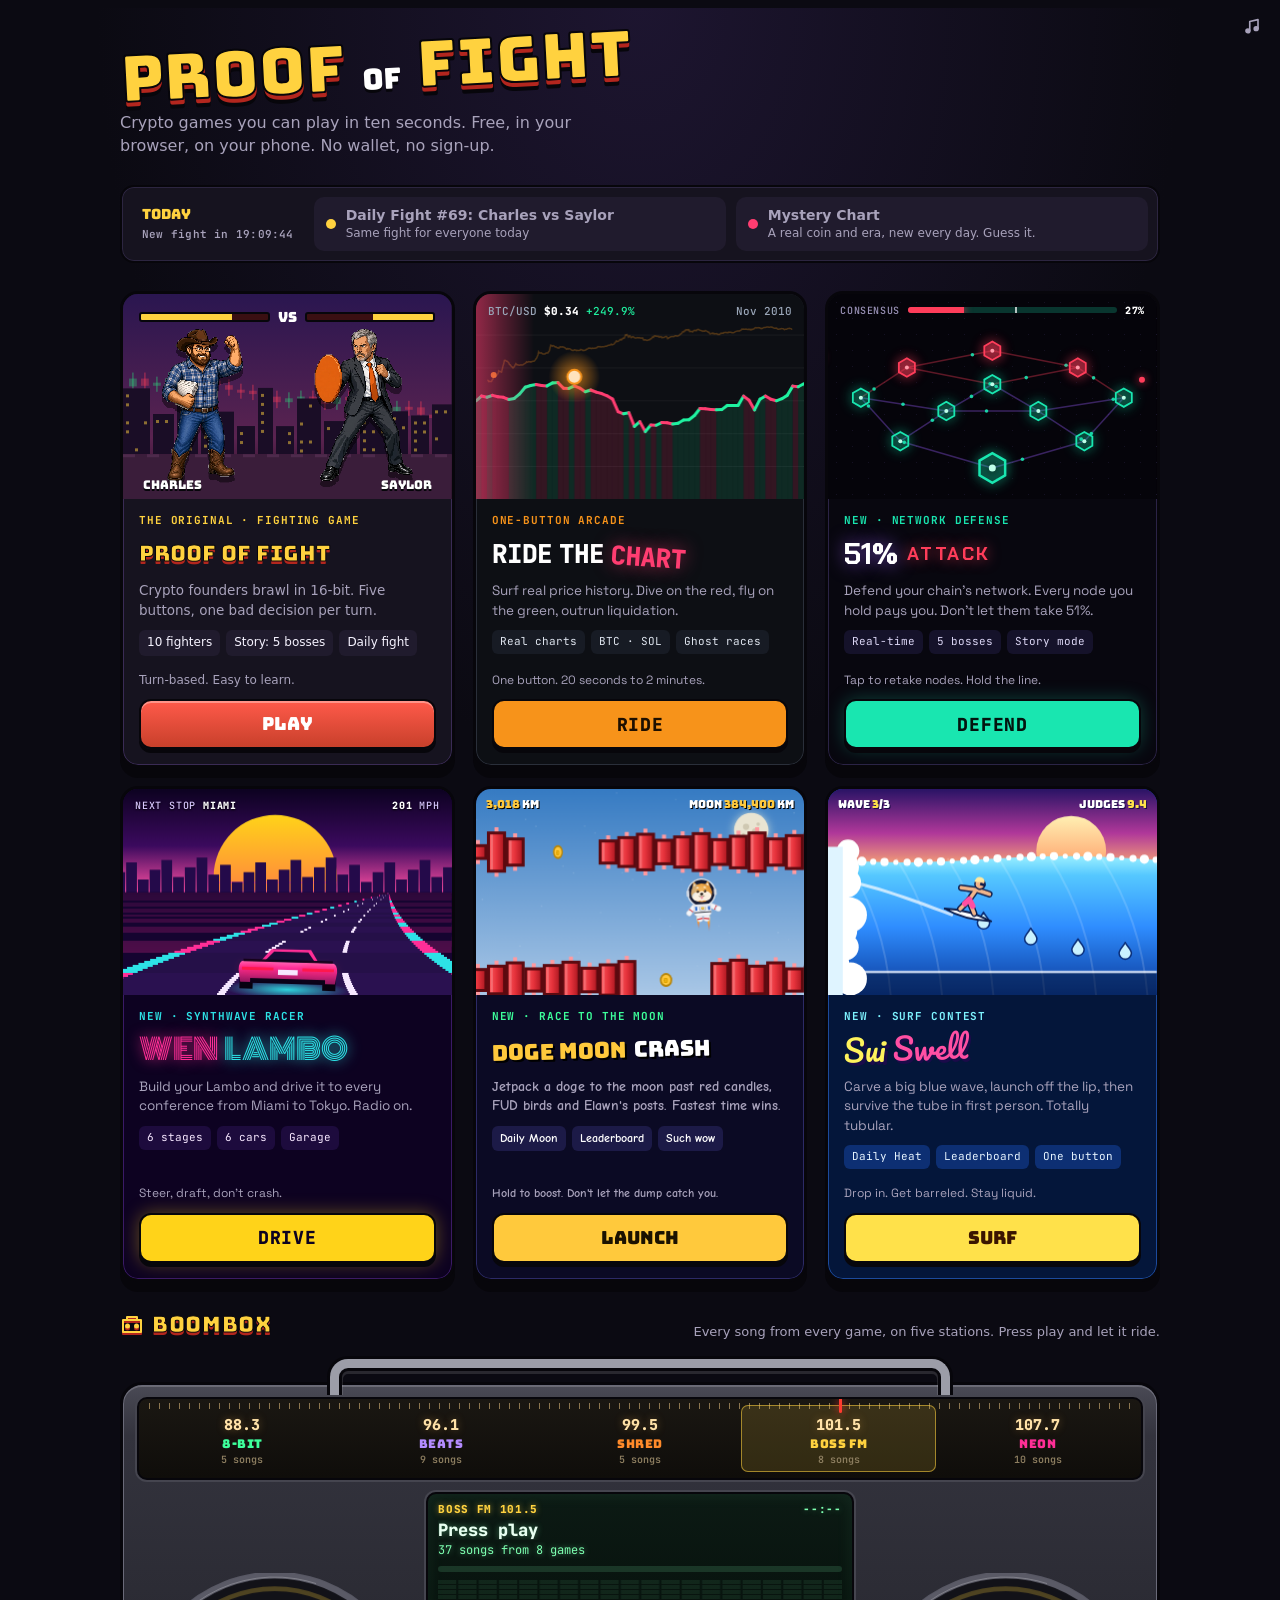
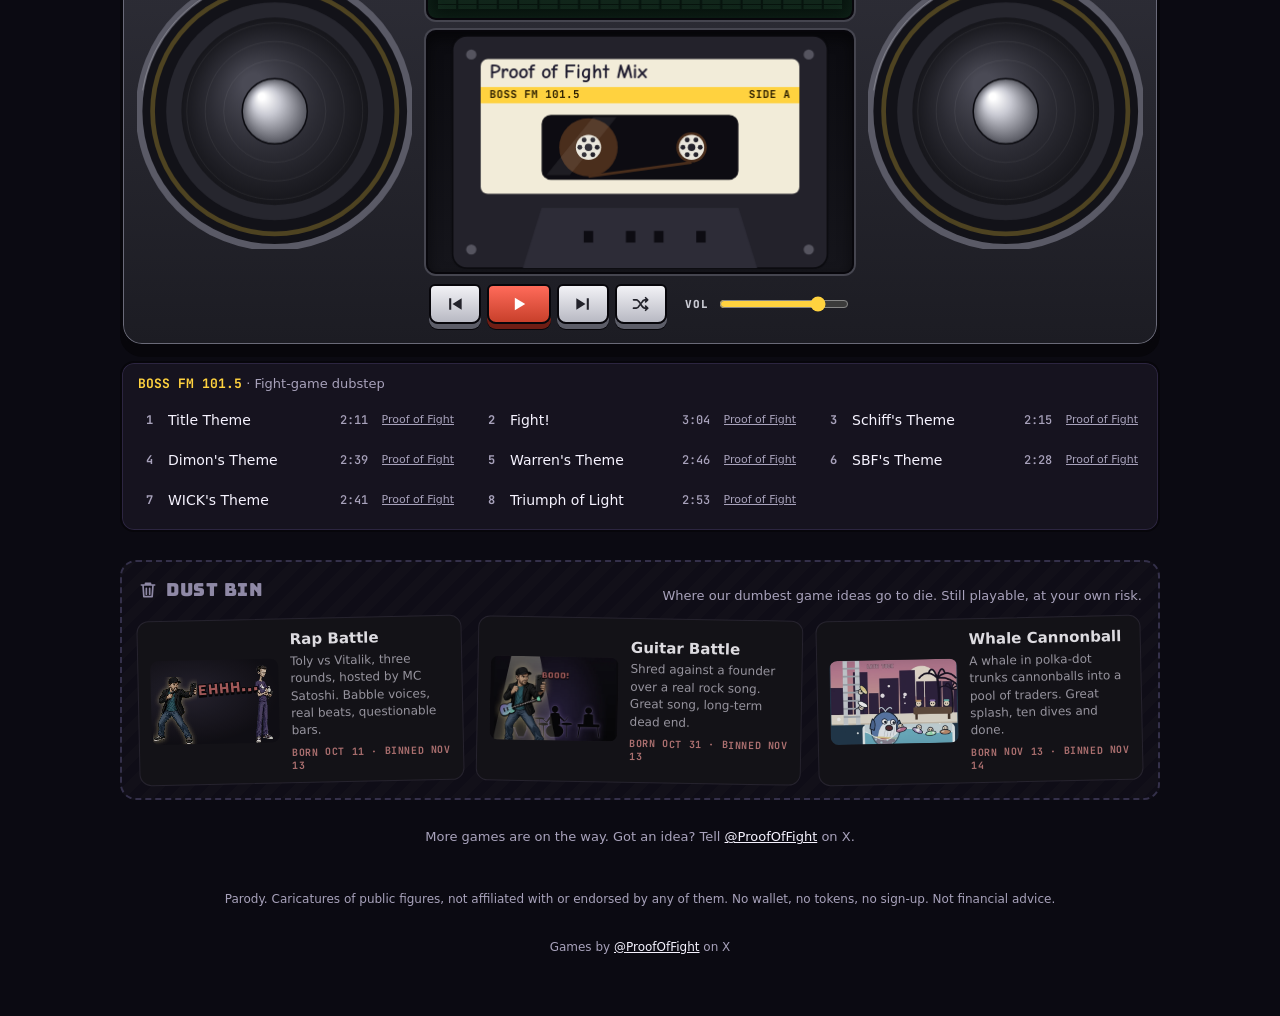
<file: index.html>
<!doctype html>
<html lang="en">
<head>
  <meta charset="utf-8">
  <script>
    // Old links: before the arcade, every game lived on this page behind ?something. Send them to the game's own page.
    // ?ride / ?dip / ?race=... -> Ride the Chart; anything else (?daily, ?r=..., ?sounds...) -> the fighting game.
    (function () {
      var q = location.search, h = location.hash;
      if (!q && !h) return;
      var ride = /[?&](ride|dip|race)\b/i.test(q);
      if (/[?&]51\b/.test(q)) { location.replace('51/' + h); return; }   // 51% Attack
      if (/[?&]rap\b/i.test(q)) { location.replace('rap/' + h); return; }      // Dust Bin games
      if (/[?&]guitar\b/i.test(q)) { location.replace('guitar/' + h); return; }
      location.replace((ride ? 'ride/' : 'fight/') + q + h);
    })();
  </script>
  <meta name="viewport" content="width=device-width, initial-scale=1, viewport-fit=cover">
  <title>Proof of Fight · Crypto games in your browser</title>
  <meta name="description" content="Crypto games you can play in ten seconds: Proof of Fight, the founder brawl, Ride the Chart and 51% Attack. Free, in your browser, on your phone. No wallet.">
  <meta name="theme-color" content="#0b0a12">
  <meta property="og:type" content="website">
  <meta property="og:title" content="Proof of Fight">
  <meta property="og:description" content="Crypto games you can play in ten seconds. Free, in your browser. No wallet, no sign-up.">
  <!-- Link previews (X, Discord, iMessage...). These must be full URLs. -->
  <meta property="og:url" content="https://proofoffight.com/">
  <meta property="og:image" content="https://proofoffight.com/art/social/og.jpg">
  <meta property="og:image:width" content="1200">
  <meta property="og:image:height" content="630">
  <meta property="og:image:alt" content="Proof of Fight: ten crypto founders as pixel-art fighters facing off on a candlestick-chart stage">
  <meta name="twitter:card" content="summary_large_image">
  <meta name="twitter:site" content="@ProofOfFight">
  <link rel="icon" href="favicon.ico" sizes="16x16 32x32 48x48">
  <link rel="icon" type="image/png" sizes="192x192" href="icon-192.png">
  <link rel="apple-touch-icon" href="apple-touch-icon.png">
  <link rel="preconnect" href="https://fonts.googleapis.com">
  <link rel="preconnect" href="https://fonts.gstatic.com" crossorigin>
  <link href="https://fonts.googleapis.com/css2?family=Bungee&family=Comic+Neue:wght@700&family=Pacifico&family=Monoton&family=Chakra+Petch:wght@700&family=Space+Grotesk:wght@500;700&family=JetBrains+Mono:wght@500;800&display=swap" rel="stylesheet">
  <link rel="stylesheet" href="css/arcade.css">
  <link rel="stylesheet" href="css/boombox.css">
</head>
<body>
  <a class="bb-jump" id="bb-jump" href="#boombox" aria-label="Boombox: music from every game" title="Boombox"><svg viewBox="0 0 24 24" aria-hidden="true"><path d="M9 18.5V6l11-2.5v12"/><circle cx="6.5" cy="18.5" r="2.5"/><circle cx="17.5" cy="15.5" r="2.5"/></svg></a>
  <div class="wrap">
    <header class="marquee">
      <h1 class="logo"><span>PROOF</span><span class="of">OF</span><span>FIGHT</span></h1>
      <p class="brand-line">Crypto games you can play in ten seconds. Free, in your browser, on your phone. No wallet, no sign-up.</p>
    </header>

    <section class="today" aria-label="Today">
      <div class="today-head">TODAY<small id="reset"></small></div>
      <a class="daily" href="fight/"><i class="dot dot-fight"></i><span><b id="daily-fight">Daily Fight</b><span>Same fight for everyone today</span></span></a>
      <a class="daily" href="ride/"><i class="dot dot-ride"></i><span><b id="daily-coin">Mystery Chart</b><span>A real coin and era, new every day. Guess it.</span></span></a>
    </section>

    <section class="cabinets" aria-label="Games">
      <article class="cab cab-fight">
        <a class="screen" href="fight/" tabindex="-1" aria-hidden="true">
          <canvas id="stage"></canvas>
          <div class="hud"><div class="bar"><i style="width:72%"></i></div><div class="t">VS</div><div class="bar r"><i style="width:48%"></i></div></div>
          <img class="sprite l" id="spr-p" alt="" src="art/saylor-body.webp">
          <img class="sprite r" id="spr-c" alt="" src="art/mert-body.webp">
          <div class="names"><span id="name-p">SAYLOR</span><span id="name-c">MERT</span></div>
        </a>
        <div class="info">
          <div class="kicker">The original · Fighting game</div>
          <h2>PROOF OF FIGHT</h2>
          <p>Crypto founders brawl in 16-bit. Five buttons, one bad decision per turn.</p>
          <ul class="facts"><li id="n-fighters">10 fighters</li><li id="n-bosses">5 bosses</li><li>Daily fight</li></ul>
          <div class="row">
            <div class="best" id="best-fight">Turn-based. Easy to learn.</div>
            <a class="play" href="fight/">PLAY</a>
          </div>
        </div>
      </article>

      <article class="cab cab-ride">
        <a class="screen" href="ride/" tabindex="-1" aria-hidden="true">
          <canvas id="ride"></canvas>
          <div class="ticker"><span>BTC/USD <b id="px">$0.06</b> <span class="chg up" id="chg">+0%</span></span><span id="date">Jul 2010</span></div>
        </a>
        <div class="info">
          <div class="kicker">One-button arcade</div>
          <h2 aria-label="Ride the Chart"><span>RIDE</span><span>THE</span><span class="chart">CHART</span></h2>
          <p>Surf real price history. Dive on the red, fly on the green, outrun liquidation.</p>
          <ul class="facts"><li>Real charts</li><li>BTC · SOL</li><li>Ghost races</li></ul>
          <div class="row">
            <div class="best" id="best-ride">One button. 20 seconds to 2 minutes.</div>
            <a class="play" href="ride/">RIDE</a>
          </div>
        </div>
      </article>

      <article class="cab cab-51">
        <a class="screen" href="51/" tabindex="-1" aria-hidden="true">
          <canvas id="net"></canvas>
          <div class="cons"><span>CONSENSUS</span><span class="cons-bar"><i id="cons-fill"></i><em></em></span><b id="cons-pct">20%</b></div>
        </a>
        <div class="info">
          <div class="kicker">New · Network defense</div>
          <h2 aria-label="51% Attack"><span class="n51">51%</span><span class="atk">ATTACK</span></h2>
          <p>Defend your chain's network. Every node you hold pays you. Don't let them take 51%.</p>
          <ul class="facts"><li>Real-time</li><li>5 bosses</li><li>Story mode</li></ul>
          <div class="row">
            <div class="best" id="best-51">Tap to retake nodes. Hold the line.</div>
            <a class="play" href="51/">DEFEND</a>
          </div>
        </div>
      </article>

      <article class="cab cab-lambo">
        <a class="screen" href="lambo/" tabindex="-1" aria-hidden="true">
          <canvas id="lambo"></canvas>
          <div class="lam-hud"><span>NEXT STOP <b id="lam-stop">MIAMI</b></span><span><b id="lam-mph">212</b> MPH</span></div>
        </a>
        <div class="info">
          <div class="kicker">New · Synthwave racer</div>
          <h2 aria-label="Wen Lambo"><span>WEN</span><em>LAMBO</em></h2>
          <p>Build your Lambo and drive it to every conference from Miami to Tokyo. Radio on.</p>
          <ul class="facts"><li>6 stages</li><li>6 cars</li><li>Garage</li></ul>
          <div class="row">
            <div class="best" id="best-lambo">Steer, draft, don't crash.</div>
            <a class="play" href="lambo/">DRIVE</a>
          </div>
        </div>
      </article>

      <article class="cab cab-doge">
        <a class="screen" href="doge/" tabindex="-1" aria-hidden="true">
          <canvas id="doge"></canvas>
          <div class="dm-hud"><span><b id="dm-km">0</b> KM</span><span>MOON <b>384,400</b> KM</span></div>
        </a>
        <div class="info">
          <div class="kicker">New · Race to the moon</div>
          <h2 aria-label="Doge Moon Crash"><span>DOGE MOON</span><em>CRASH</em></h2>
          <p>Jetpack a doge to the moon past red candles, FUD birds and Elawn's posts. Fastest time wins.</p>
          <ul class="facts"><li>Daily Moon</li><li>Leaderboard</li><li>Such wow</li></ul>
          <div class="row">
            <div class="best" id="best-doge">Hold to boost. Don't let the dump catch you.</div>
            <a class="play" href="doge/">LAUNCH</a>
          </div>
        </div>
      </article>

      <article class="cab cab-sui">
        <a class="screen" href="sui/" tabindex="-1" aria-hidden="true">
          <canvas id="sui"></canvas>
          <div class="sw-hud"><span>WAVE <b>3</b>/3</span><span>JUDGES <b id="sw-j">9.4</b></span></div>
        </a>
        <div class="info">
          <div class="kicker">New · Surf contest</div>
          <h2 aria-label="Sui Swell"><span>Sui</span><em>Swell</em></h2>
          <p>Carve a big blue wave, launch off the lip, then survive the tube in first person. Totally tubular.</p>
          <ul class="facts"><li>Daily Heat</li><li>Leaderboard</li><li>One button</li></ul>
          <div class="row">
            <div class="best" id="best-sui">Drop in. Get barreled. Stay liquid.</div>
            <a class="play" href="sui/">SURF</a>
          </div>
        </div>
      </article>
    </section>

    <section class="bbx" id="boombox" aria-labelledby="bb-h">
      <div class="bb-head">
        <h3 id="bb-h"><svg viewBox="0 0 24 24" aria-hidden="true"><path d="M3 8h18v12H3zM7 8V5h10v3" fill="none" stroke="currentColor" stroke-width="2" stroke-linejoin="round"/><circle cx="7.5" cy="14" r="2.5" fill="currentColor"/><circle cx="16.5" cy="14" r="2.5" fill="currentColor"/></svg>BOOMBOX</h3>
        <span>Every song from every game, on five stations. Press play and let it ride.</span>
      </div>
      <div class="boombox">
        <div class="bb-handle" aria-hidden="true"></div>
        <div class="bb-tuner"><div class="bb-dial" id="bb-dial" role="radiogroup" aria-label="Stations"></div><i class="bb-needle" id="bb-needle" aria-hidden="true"></i></div>
        <div class="bb-face">
          <canvas class="bb-spk" id="bb-spk-l" aria-hidden="true"></canvas>
          <div class="bb-mid">
            <div class="bb-lcd">
              <div class="bb-lcd-top"><span id="bb-st"></span><span id="bb-time">--:--</span></div>
              <div class="bb-title" id="bb-title" aria-live="polite">Press play</div>
              <a class="bb-from" id="bb-from"></a>
              <div class="bb-seek" id="bb-seek" aria-hidden="true"><i id="bb-seek-fill"></i></div>
              <canvas id="bb-eq" aria-hidden="true"></canvas>
            </div>
            <canvas class="bb-tape" id="bb-tape" aria-hidden="true"></canvas>
            <div class="bb-ctl">
              <div class="bb-keys">
                <button type="button" id="bb-prev" aria-label="Previous song"><svg viewBox="0 0 24 24" aria-hidden="true"><path d="M5 5h2.5v14H5zM20 5v14L9 12z"/></svg></button>
                <button type="button" id="bb-play" class="bb-key-play" aria-label="Play"></button>
                <button type="button" id="bb-next" aria-label="Next song"><svg viewBox="0 0 24 24" aria-hidden="true"><path d="M16.5 5H19v14h-2.5zM4 5v14l11-7z"/></svg></button>
                <button type="button" id="bb-shuf" aria-label="Shuffle every station" aria-pressed="false"><svg viewBox="0 0 24 24" aria-hidden="true"><path d="M3 7h3.5c4 0 6 10 10 10H20M3 17h3.5c1.6 0 2.8-1.6 3.9-3.6M20 7h-3.5c-1.6 0-2.8 1.6-3.9 3.6M17.5 4.5 20 7l-2.5 2.5M17.5 14.5 20 17l-2.5 2.5" fill="none" stroke="currentColor" stroke-width="2" stroke-linecap="round" stroke-linejoin="round"/></svg></button>
              </div>
              <label class="bb-vol"><span>VOL</span><input type="range" id="bb-vol" min="0" max="100" value="80" aria-label="Volume"></label>
            </div>
          </div>
          <canvas class="bb-spk" id="bb-spk-r" aria-hidden="true"></canvas>
        </div>
      </div>
      <div class="bb-songs">
        <div class="bb-list-h" id="bb-list-h"></div>
        <ol class="bb-list" id="bb-list"></ol>
      </div>
    </section>

    <section class="dustbin" aria-labelledby="bin-h">
      <div class="bin-head">
        <h3 id="bin-h"><svg class="bin-ic" viewBox="0 0 24 24" aria-hidden="true"><path d="M4 6h16M9 6V4h6v2M6 6l1 14h10l1-14M10 10v7M14 10v7" fill="none" stroke="currentColor" stroke-width="2" stroke-linecap="round" stroke-linejoin="round"/></svg>DUST BIN</h3>
        <span>Where our dumbest game ideas go to die. Still playable, at your own risk.</span>
      </div>
      <div class="bin-grid">
        <a class="binned" href="rap/">
          <span class="bin-art bin-rap" aria-hidden="true"><img src="art/dustbin-rap.webp" alt="" loading="lazy"><i class="bin-pop">EHHH...</i></span>
          <span class="bin-txt"><b>Rap Battle</b><span>Toly vs Vitalik, three rounds, hosted by MC Satoshi. Babble voices, real beats, questionable bars.</span><em>Born Oct 11 · Binned Nov 13</em></span>
        </a>
        <a class="binned" href="guitar/">
          <span class="bin-art bin-shot" aria-hidden="true"><img src="art/dustbin-guitar.webp" alt="" loading="lazy"></span>
          <span class="bin-txt"><b>Guitar Battle</b><span>Shred against a founder over a real rock song. Great song, long-term dead end.</span><em>Born Oct 31 · Binned Nov 13</em></span>
        </a>
        <a class="binned" href="cannonball/">
          <span class="bin-art bin-shot" aria-hidden="true"><img src="art/dustbin-cannonball.webp" alt="" loading="lazy"></span>
          <span class="bin-txt"><b>Whale Cannonball</b><span>A whale in polka-dot trunks cannonballs into a pool of traders. Great splash, ten dives and done.</span><em>Born Nov 13 · Binned Nov 14</em></span>
        </a>
      </div>
    </section>

    <p class="more">More games are on the way. Got an idea? Tell <a href="https://x.com/ProofOfFight" target="_blank" rel="noopener">@ProofOfFight</a> on X.</p>

    <footer class="site">
      <p>Parody. Caricatures of public figures, not affiliated with or endorsed by any of them. No wallet, no tokens, no sign-up. Not financial advice.</p>
      <p>Games by <a href="https://x.com/ProofOfFight" target="_blank" rel="noopener">@ProofOfFight</a> on X</p>
    </footer>
  </div>

  <div class="bb-mini" id="bb-mini" hidden>
    <button type="button" class="bb-mini-up" id="bb-mini-up" aria-label="Show the boombox"><span id="bb-mini-title"></span><small id="bb-mini-from"></small></button>
    <button type="button" id="bb-mini-play" aria-label="Play"></button>
    <button type="button" id="bb-mini-next" aria-label="Next song"><svg viewBox="0 0 24 24" aria-hidden="true"><path d="M16.5 5H19v14h-2.5zM4 5v14l11-7z"/></svg></button>
  </div>

  <script src="js/data.js"></script>
  <script src="js/engine.js"></script>
  <script src="js/dip-data.js"></script>
  <script src="js/dip-core.js"></script>
  <script src="js/dm-art.js"></script>
  <script src="js/arcade.js"></script>
  <script src="js/boombox.js"></script>
  <!-- Cloudflare Web Analytics --><script type='module' src='https://static.cloudflareinsights.com/beacon.min.js' data-cf-beacon='{"token": "18725511f80d4503841c5fb7c4b7895b"}'></script><!-- End Cloudflare Web Analytics -->
</body>
</html>
</file>
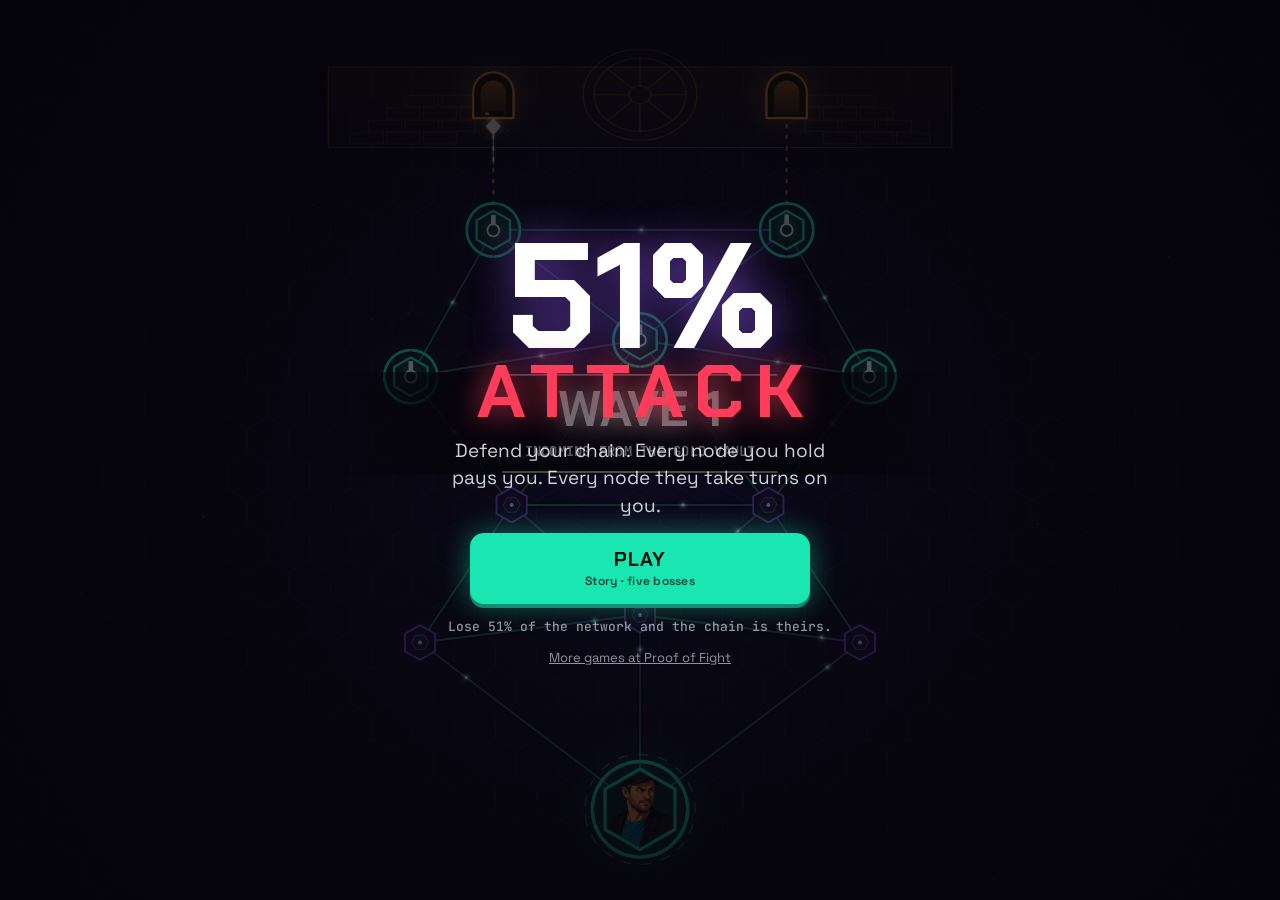
<file: 51/index.html>
<!doctype html>
<html lang="en">
<head>
  <meta charset="utf-8">
  <!-- 51% Attack lives at proofoffight.com/51/, but its files (css/, js/, art/) stay at the site root. -->
  <base href="../">
  <meta name="viewport" content="width=device-width, initial-scale=1, viewport-fit=cover">
  <title>51% Attack · Proof of Fight</title>
  <meta name="description" content="Defend your chain's network. Every node you hold pays you. Every node they take turns on you. Don't let them get 51%.">
  <meta property="og:type" content="website">
  <meta property="og:title" content="51% Attack">
  <meta property="og:description" content="Defend your chain's network. Every node you hold pays you. Every node they take turns on you. Don't let them get 51%.">
  <!-- Link previews (X, Discord, iMessage...). These must be full URLs. -->
  <meta property="og:url" content="https://proofoffight.com/51/">
  <meta property="og:image" content="https://proofoffight.com/art/social/a51-og.jpg">
  <meta property="og:image:width" content="1200">
  <meta property="og:image:height" content="630">
  <meta property="og:image:alt" content="51% Attack: a glowing network of nodes under attack">
  <meta name="twitter:card" content="summary_large_image">
  <meta name="twitter:site" content="@ProofOfFight">
  <meta name="theme-color" content="#05040a">
  <link rel="icon" href="favicon.ico" sizes="16x16 32x32 48x48">
  <link rel="icon" type="image/png" sizes="192x192" href="icon-192.png">
  <link rel="apple-touch-icon" href="apple-touch-icon.png">
  <link rel="preconnect" href="https://fonts.googleapis.com">
  <link rel="preconnect" href="https://fonts.gstatic.com" crossorigin>
  <link href="https://fonts.googleapis.com/css2?family=Chakra+Petch:wght@700&family=JetBrains+Mono:wght@500;800&family=Space+Grotesk:wght@400;500;600&display=swap" rel="stylesheet">
  <link rel="stylesheet" href="css/a51.css">
  <style>html, body { margin: 0; background: #05040a; }</style>
</head>
<body>
  <!-- The board is drawn by js/a51.js into one canvas; the rules are in js/a51-core.js. -->
  <script>window.POF_A51_PAGE = true;</script>
  <script src="js/a51-core.js"></script>
  <script src="js/a51-music.js"></script>
  <script src="js/a51.js"></script>
  <!-- Cloudflare Web Analytics --><script type='module' src='https://static.cloudflareinsights.com/beacon.min.js' data-cf-beacon='{"token": "18725511f80d4503841c5fb7c4b7895b"}'></script><!-- End Cloudflare Web Analytics -->
</body>
</html>
</file>
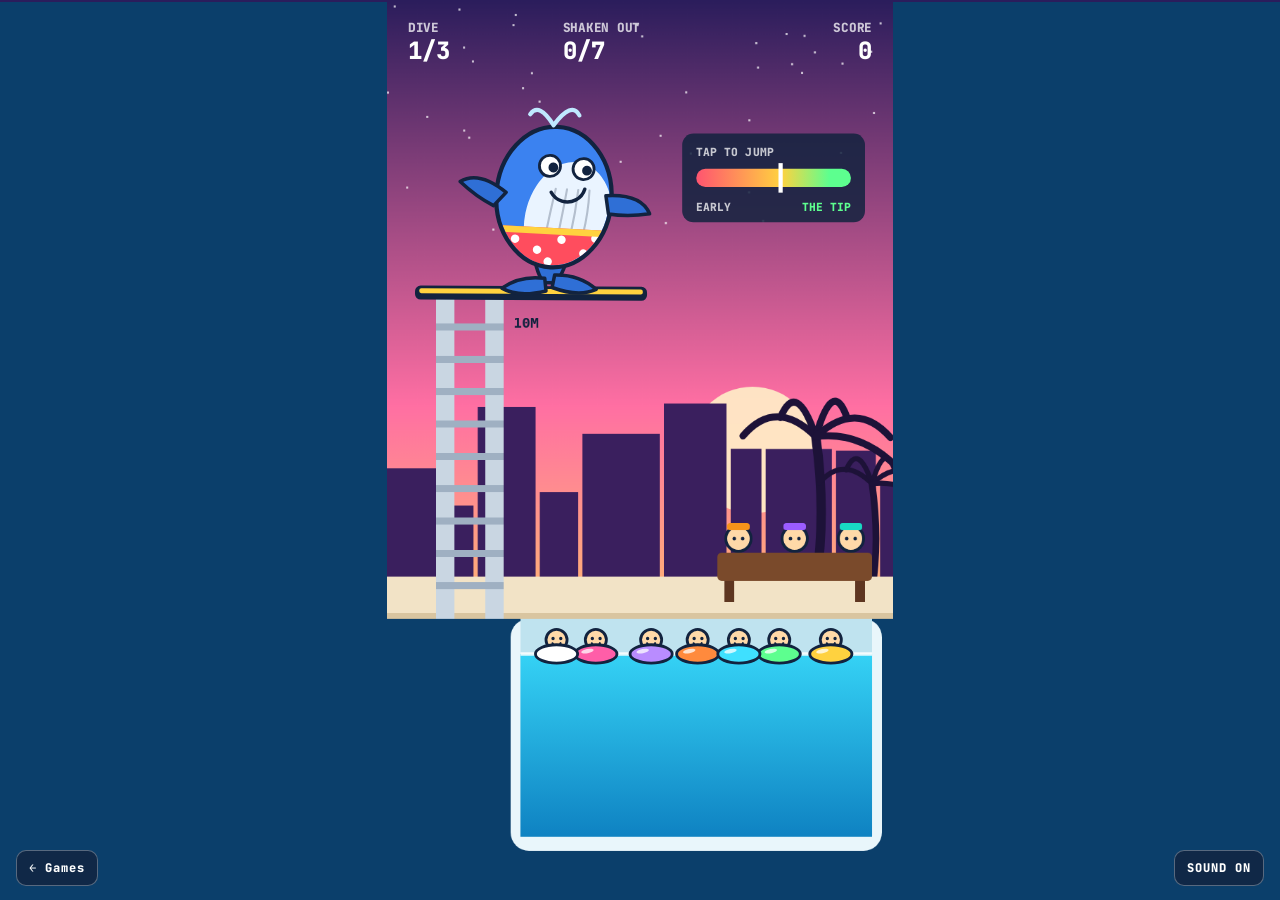
<file: cannonball/index.html>
<!doctype html>
<html lang="en">
<head>
  <meta charset="utf-8">
  <!-- Whale Cannonball, a Dust Bin game (binned Nov 14, 2026). One self-contained page, all drawn in code. -->
  <meta name="viewport" content="width=device-width, initial-scale=1, viewport-fit=cover">
  <title>Whale Cannonball · Proof of Fight Dust Bin</title>
  <meta name="description" content="A whale in polka-dot trunks cannonballs into a pool full of traders. Shake out the weak hands.">
  <meta name="theme-color" content="#1a1238">
  <link rel="icon" href="../favicon.ico" sizes="16x16 32x32 48x48">
  <link rel="apple-touch-icon" href="../apple-touch-icon.png">
  <link rel="stylesheet" href="https://fonts.googleapis.com/css2?family=JetBrains+Mono:wght@800&display=swap">
  <style>
  /* One screen, one canvas: a sunset pool seen from the side. A single look on purpose (it is a game). */
  :root { --night: #1a1238; --ink: #12233f; --foam: #ffffff; --sun: #ffd23f; --mono: "JetBrains Mono", ui-monospace, Menlo, monospace; color-scheme: dark; }
  html, body { height: 100%; }
  body { background: var(--night); color: var(--foam); font-family: var(--mono); overflow: hidden; overscroll-behavior: none;
    padding-left: max(0px, env(safe-area-inset-left, 0px)); padding-right: max(0px, env(safe-area-inset-right, 0px));
    -webkit-user-select: none; user-select: none; -webkit-tap-highlight-color: transparent; }
  #cv { display: block; width: 100%; height: 100%; touch-action: none; cursor: pointer; }
  #snd { position: fixed; right: max(16px, env(safe-area-inset-right, 0px)); bottom: calc(14px + env(safe-area-inset-bottom, 0px)); z-index: 2;
    font: 800 12px var(--mono); letter-spacing: 0.08em; color: var(--foam); background: rgba(18, 35, 63, 0.8); border: 1px solid rgba(255, 255, 255, 0.3); border-radius: 10px; padding: 9px 12px; cursor: pointer; }
  #snd:focus-visible { outline: 2px solid var(--sun); outline-offset: 2px; }
  #back { position: fixed; left: max(16px, env(safe-area-inset-left, 0px)); bottom: calc(14px + env(safe-area-inset-bottom, 0px)); z-index: 2; font: 800 12px var(--mono); letter-spacing: 0.08em; color: var(--foam); text-decoration: none; background: rgba(18, 35, 63, 0.8); border: 1px solid rgba(255, 255, 255, 0.3); border-radius: 10px; padding: 9px 12px; }
  #back:focus-visible { outline: 2px solid var(--sun); outline-offset: 2px; }
  html, body { margin: 0; }
</style>
</head>
<body>
<canvas id="cv" aria-label="Whale Cannonball: tap to jump, tap again to tuck"></canvas>
<a id="back" href="../">← Games</a>
<button id="snd" type="button">SOUND ON</button>
<script>
(function () {
  'use strict';
  var MONO = '"JetBrains Mono", ui-monospace, Menlo, monospace';
  var W = 720, H = 1280, BOARD_Y = 420, TIP = 365, WATER_Y = 930, POOL_L = 190, POOL_R = 690, RIM_Y = 880;
  var N = 126, DX = (POOL_R - POOL_L) / (N - 1), G = 1500, DIVES = 3;
  var RINGS = ['#ff5ea8', '#ffd23f', '#5dff8f', '#ff8a3d', '#b98cff', '#ffffff', '#3fe0ff', '#ff5470'];
  var LAUNCH_H = 46, VY0 = 260, VYK = 6.5, VX0 = 10, VXK = 3.6;
  var cv = document.getElementById('cv'), g = cv.getContext('2d'), S = 1, OX = 0, OY = 0, dpr = 1, bgCv = null;
  var reduce = window.matchMedia && matchMedia('(prefers-reduced-motion: reduce)').matches;

  // ---------- The world ----------
  var st = null;
  function newDive(keep) {
    var xs = [], tries = 0;
    while (xs.length < 8 && tries++ < 400) { var x = POOL_L + 34 + Math.random() * (POOL_R - POOL_L - 68); if (xs.every(function (o) { return Math.abs(o - x) > 46; })) xs.push(x); }
    st = {
      phase: 'walk', t: 0, dive: keep ? keep.dive + 1 : 1, total: keep ? keep.total : 0,
      h: new Float32Array(N), v: new Float32Array(N),
      whale: { x: 84, y: BOARD_Y - 137, vx: 0, vy: 0, rot: 0, q: 0, tuckQ: 0, tucked: false, flop: false, wet: false, ph: 0 },
      traders: xs.map(function (x, i) { return { x: x, y: WATER_Y, vx: 0, vy: 0, rot: 0, vr: 0, state: 'float', col: RINGS[i], bob: Math.random() * 6 }; }),
      drops: [], out: 0, P: 0, cards: null, bend: 0, bendV: 0, shake: 0, score: 0, verdict: '', pops: []
    };
  }
  function col(x) { return Math.max(0, Math.min(N - 1, Math.round((x - POOL_L) / DX))); }
  function surf(x) { return WATER_Y - st.h[col(x)]; }

  function jump() {
    var w = st.whale, d = Math.max(0, TIP - w.x) / (TIP - 84);
    w.q = 1 - d; w.vy = -(400 + 360 * w.q); w.vx = 55 + 30 * w.q; st.phase = 'air'; st.bendV = 16 + 30 * w.q;
    sfx('boing', w.q); pop(w.q > 0.88 ? 'PERFECT JUMP' : w.q > 0.6 ? 'GOOD JUMP' : 'EARLY', w.x + 40, w.y - 150, w.q > 0.88 ? '#5dff8f' : '#fff');
  }
  function tuck() {
    var w = st.whale; if (w.tucked || w.flop) return;
    w.tucked = true; w.tuckQ = Math.max(0.25, 1 - Math.abs(w.vy) / 620); sfx('tuck');
    pop(w.tuckQ > 0.85 ? 'PERFECT TUCK' : w.tuckQ > 0.5 ? 'TUCK' : 'LATE TUCK', w.x, w.y - 140, w.tuckQ > 0.85 ? '#5dff8f' : '#fff');
  }
  function impact() {
    var w = st.whale;
    var P = (0.4 + 0.6 * w.q) * (w.tucked ? 0.45 + 0.55 * w.tuckQ : 0.36) * Math.max(0.6, Math.min(1.15, w.vy / 1180));
    st.P = P; w.wet = true; st.phase = 'water'; st.t = 0; st.shake = 26 * P;
    for (var i = 0; i < N; i++) {
      var d = Math.abs(POOL_L + i * DX - w.x);
      if (d < 78) st.v[i] -= 30 * P * (1 - d / 78 * 0.45);
      else if (d < 190) st.v[i] += 21 * P * (1 - (d - 78) / 112);
    }
    for (var k = 0; k < 20 + 90 * P; k++) { var a = -Math.PI * (0.12 + 0.76 * Math.random()), sp = (300 + Math.random() * 900) * (0.4 + P); st.drops.push({ x: w.x + (Math.random() - 0.5) * 110, y: WATER_Y, vx: Math.cos(a) * sp * 0.55, vy: Math.sin(a) * sp, r: 3 + Math.random() * 9, t: 0 }); }
    w.vy *= 0.5; sfx('splash', P);
    if (navigator.vibrate) try { navigator.vibrate(P > 0.7 ? [40, 30, 80] : 40); } catch (e) { /* no haptics */ }
  }
  // One sixtieth of a second.
  function step() {
    var dt = 1 / 60, w = st.whale, i, k;
    st.t += dt;
    // the board is a spring
    st.bendV += (-st.bend * 0.3 - st.bendV * 0.12); st.bend += st.bendV;
    if (st.phase === 'walk') {
      w.x += 128 * dt; w.ph += dt * 11; w.rot = Math.sin(w.ph) * 0.09;
      var on = (w.x - 84) / (TIP - 84); st.bend += (on * 9 - st.bend) * 0.2;
      w.y = BOARD_Y - 137 + st.bend * on + Math.abs(Math.sin(w.ph)) * -5;
      if (w.x > TIP + 14) { w.flop = true; w.q = 0.2; w.vx = 60; w.vy = 40; st.phase = 'air'; pop('OOPS', w.x, w.y - 150, '#ff8296'); }
    } else if (st.phase === 'air') {
      w.vy += G * (w.tucked ? 1.3 : 1) * dt; w.x += w.vx * dt; w.y += w.vy * dt;
      if (w.tucked) w.rot += 11 * dt; else w.rot += ((w.flop ? 1.5 : 0.25) - w.rot) * 0.06;
      if (w.x > POOL_R - 70) { w.x = POOL_R - 70; w.vx = 0; }
      if (w.y + 62 > surf(w.x)) impact();
    } else {
      // in the water: drag, then he floats and bobs
      var rest = surf(w.x) - 6;
      w.vy += ((rest - w.y) * 20 - w.vy * 5.5) * dt; w.y += w.vy * dt; if (w.y > 1100) { w.y = 1100; w.vy = -Math.abs(w.vy) * 0.3; } w.x += w.vx * dt; w.vx *= 0.94;
      w.rot += ((w.tucked ? Math.round(w.rot / 6.283) * 6.283 : 0) - w.rot) * 0.05;
      if (w.y < WATER_Y - 20 && w.vy < 0) for (i = col(w.x - 60); i <= col(w.x + 60); i++) st.v[i] += 0.12;   // he pushes water as he comes up
    }
    // the water: a row of springs that pull on their neighbours
    for (i = 0; i < N; i++) { st.v[i] += -0.014 * st.h[i] - 0.009 * st.v[i]; st.h[i] += st.v[i]; }
    for (k = 0; k < 6; k++) {
      for (i = 1; i < N; i++) { var dl = 0.22 * (st.h[i] - st.h[i - 1]); st.v[i - 1] += dl * 0.5; st.v[i] -= dl * 0.5; st.h[i - 1] += dl * 0.5; st.h[i] -= dl * 0.5; }
    }
    // traders ride the surface until a crest throws them
    for (k = 0; k < st.traders.length; k++) {
      var tr = st.traders[k], c = col(tr.x);
      if (tr.state === 'float') {
        tr.y += (surf(tr.x) - tr.y) * 0.5;
        var slope = (st.h[Math.min(N - 1, c + 2)] - st.h[Math.max(0, c - 2)]) / (4 * DX);
        tr.rot += (-slope * 0.9 - tr.rot) * 0.3; tr.x += -slope * 2.2;
        tr.x = Math.max(POOL_L + 30, Math.min(POOL_R - 30, tr.x));
        tr.peak = Math.max(tr.peak || 0, st.h[c]);
        if (tr.peak > LAUNCH_H && st.v[c] < 0.4 && w.wet) {                       // at the top of a big enough crest
          var dir = tr.x < w.x ? -1 : 1, hh = tr.peak; tr.peak = 0;
          tr.state = 'air'; tr.vy = -Math.min(1200, VY0 + hh * VYK); tr.vx = dir * (VX0 + hh * VXK + Math.random() * 40); tr.vr = dir * (3 + Math.random() * 6);
          sfx('yelp', k);
        }
      } else if (tr.state === 'air') {
        tr.vy += 1400 * dt; tr.x += tr.vx * dt; tr.y += tr.vy * dt; tr.rot += tr.vr * dt;
        var inside = tr.x > POOL_L && tr.x < POOL_R;
        if (inside && tr.y > RIM_Y + 8 && (tr.x < POOL_L + 16 || tr.x > POOL_R - 16)) { tr.vx *= -0.4; tr.x = tr.x < 440 ? POOL_L + 16 : POOL_R - 16; }   // the wall
        if (inside && tr.vy > 0 && tr.y >= surf(tr.x)) { tr.state = 'float'; tr.vr = 0; st.v[c] -= 3; for (i = 0; i < 6; i++) st.drops.push({ x: tr.x, y: tr.y, vx: (Math.random() - 0.5) * 240, vy: -200 - Math.random() * 260, r: 3 + Math.random() * 4, t: 0 }); }
        else if (!inside && (tr.y >= RIM_Y - 12 || tr.x < -60 || tr.x > W + 60)) { tr.state = 'out'; tr.y = Math.min(tr.y, RIM_Y - 12); st.out++; pop('OUT!', Math.max(60, Math.min(660, tr.x)), RIM_Y - 70, '#ffd23f'); sfx('out'); }
      } else { tr.rot += ((tr.x < POOL_L ? -0.25 : 0.25) - tr.rot) * 0.2; }
      if (tr.state !== 'float') tr.peak = 0; else if (st.h[c] < 8) tr.peak = 0;
    }
    for (k = st.drops.length - 1; k >= 0; k--) { var d = st.drops[k]; d.t += dt; d.vy += 1500 * dt; d.x += d.vx * dt; d.y += d.vy * dt; if (d.y > WATER_Y + 10 && d.vy > 0 || d.t > 3) st.drops.splice(k, 1); }
    for (k = st.pops.length - 1; k >= 0; k--) { st.pops[k].t += dt; if (st.pops[k].t > 1.1) st.pops.splice(k, 1); }
    st.shake *= 0.9;
    if (st.phase === 'water' && st.t > 3.4 && !st.traders.some(function (t) { return t.state === 'air'; })) judge();
  }
  function judge() {
    var w = st.whale, base = 3.5 + 6.5 * Math.min(1, st.P / 0.95);
    st.cards = [0, 1, 2].map(function () { return Math.max(1, Math.min(10, Math.round((base + (Math.random() - 0.5) * 1.2) * 2) / 2)); });
    st.score = st.out * 1000 + Math.round((st.cards[0] + st.cards[1] + st.cards[2]) * 100);
    st.total += st.score; st.phase = 'judged'; st.t = 0;
    st.verdict = w.flop || !w.tucked ? 'BELLY FLOP' : st.P > 0.85 ? 'PERFECT CANNONBALL' : st.P > 0.55 ? 'SOLID CANNONBALL' : 'A BIT OF A PLOP';
    try { var b = +localStorage.getItem('whale-cannonball-best') || 0; if (st.dive === DIVES && st.total > b) { localStorage.setItem('whale-cannonball-best', st.total); st.newBest = true; } } catch (e) { /* private mode */ }
    [0, 1, 2].forEach(function (i) { setTimeout(function () { sfx('ding', i); }, 250 + i * 260); });
  }
  function pop(text, x, y, color) { st.pops.push({ text: text, x: x, y: y, color: color, t: 0 }); }
  function tap() {
    audio();
    if (!st) return;
    if (st.phase === 'walk') jump();
    else if (st.phase === 'air') tuck();
    else if (st.phase === 'judged' && st.t > 1.3) newDive(st.dive < DIVES ? st : null);
  }

  // ---------- Sound: a small synth ----------
  var AC = null, out = null, noise = null, muted = false;
  function audio() {
    if (!AC) { var K = window.AudioContext || window.webkitAudioContext; if (!K) return; AC = new K(); out = AC.createGain(); out.gain.value = muted ? 0 : 0.6; out.connect(AC.destination);
      noise = AC.createBuffer(1, AC.sampleRate, AC.sampleRate); var d = noise.getChannelData(0); for (var i = 0; i < d.length; i++) d[i] = Math.random() * 2 - 1; }
    if (AC.state === 'suspended') AC.resume();
  }
  function tone(type, f0, f1, at, dur, vol) { var o = AC.createOscillator(), a = AC.createGain(); o.type = type; o.frequency.setValueAtTime(f0, at); if (f1) o.frequency.exponentialRampToValueAtTime(f1, at + dur); a.gain.setValueAtTime(0.0001, at); a.gain.linearRampToValueAtTime(vol, at + 0.01); a.gain.exponentialRampToValueAtTime(0.0001, at + dur); o.connect(a); a.connect(out); o.start(at); o.stop(at + dur + 0.05); }
  function hiss(at, dur, vol, f0, f1) { var s = AC.createBufferSource(), f = AC.createBiquadFilter(), a = AC.createGain(); s.buffer = noise; s.loop = true; f.type = 'lowpass'; f.frequency.setValueAtTime(f0, at); f.frequency.exponentialRampToValueAtTime(f1, at + dur); a.gain.setValueAtTime(vol, at); a.gain.exponentialRampToValueAtTime(0.0001, at + dur); s.connect(f); f.connect(a); a.connect(out); s.start(at); s.stop(at + dur + 0.05); }
  function sfx(name, a) {
    if (!AC || AC.state !== 'running') return;
    var now = AC.currentTime;
    if (name === 'boing') { tone('sine', 140, 420 + 300 * a, now, 0.35, 0.4); tone('triangle', 90, 60, now, 0.2, 0.3); }
    else if (name === 'tuck') tone('sawtooth', 300, 900, now, 0.18, 0.08);
    else if (name === 'splash') { hiss(now, 0.9 + a, 0.25 + 0.6 * a, 5000, 300); tone('sine', 110, 34, now, 0.7, 0.5 + 0.4 * a); }
    else if (name === 'yelp') tone('square', 500 + a * 60, 1100 + a * 80, now, 0.16, 0.05);
    else if (name === 'out') tone('triangle', 880, 1320, now, 0.14, 0.12);
    else if (name === 'ding') tone('sine', [784, 988, 1175][a], 0, now, 0.5, 0.18);
  }

  // ---------- Drawing ----------
  function rr(c, x, y, w, h, r) { c.beginPath(); c.moveTo(x + r, y); c.arcTo(x + w, y, x + w, y + h, r); c.arcTo(x + w, y + h, x, y + h, r); c.arcTo(x, y + h, x, y, r); c.arcTo(x, y, x + w, y, r); c.closePath(); }
  // Everything that never moves, painted once.
  function paintBg() {
    bgCv = document.createElement('canvas'); bgCv.width = W; bgCv.height = H;
    var c = bgCv.getContext('2d'), seed = 3, i; function rnd() { seed = (seed * 16807) % 2147483647; return seed / 2147483647; }
    var sky = c.createLinearGradient(0, 0, 0, H); sky.addColorStop(0, '#2b1d5c'); sky.addColorStop(0.45, '#ff6fa3'); sky.addColorStop(0.72, '#ffc46b'); c.fillStyle = sky; c.fillRect(0, 0, W, H);
    c.fillStyle = 'rgba(255,240,200,0.9)'; c.beginPath(); c.arc(520, 640, 90, 0, 6.3); c.fill();
    c.fillStyle = 'rgba(255,255,255,0.7)'; for (i = 0; i < 40; i++) c.fillRect(rnd() * W, rnd() * 330, 3, 3);
    c.fillStyle = '#3a1f5e'; for (var bx = 0; bx < W;) { var bw = 40 + rnd() * 70, bh = 60 + rnd() * 170; c.fillRect(bx, 790 - bh, bw, bh + 40); bx += bw + 6; }
    function palm(x, y, s) { c.save(); c.translate(x, y); c.scale(s, s); c.strokeStyle = '#1d1238'; c.lineWidth = 12; c.lineCap = 'round'; c.beginPath(); c.moveTo(0, 0); c.quadraticCurveTo(14, -90, 0, -190); c.stroke();
      c.lineWidth = 9; [-2.6, -2.0, -1.2, -0.5, 0.2].forEach(function (a) { c.beginPath(); c.moveTo(0, -190); c.quadraticCurveTo(Math.cos(a) * 60, -190 + Math.sin(a) * 60 - 20, Math.cos(a) * 110, -190 + Math.sin(a) * 60 + 30); c.stroke(); }); c.restore(); }
    palm(610, 830, 1.1); palm(690, 840, 0.8);
    c.fillStyle = '#f2e3c6'; c.fillRect(0, 820, W, 60); c.fillStyle = '#d9c5a0'; c.fillRect(0, 872, W, 10);
    c.fillStyle = '#0b3f6b'; c.fillRect(0, RIM_Y, W, H - RIM_Y);
    c.fillStyle = '#e9f6fb'; rr(c, POOL_L - 14, RIM_Y, POOL_R - POOL_L + 28, 330, 26); c.fill();
    c.fillStyle = '#bfe3ef'; c.fillRect(POOL_L, RIM_Y, POOL_R - POOL_L, 310);
    // the tower
    c.fillStyle = '#c9d6e2'; c.fillRect(70, BOARD_Y, 26, RIM_Y - BOARD_Y); c.fillRect(140, BOARD_Y, 26, RIM_Y - BOARD_Y);
    c.fillStyle = '#9fb0c2'; for (var y = BOARD_Y + 40; y < RIM_Y - 20; y += 46) c.fillRect(70, y, 96, 10);
    c.fillStyle = '#12233f'; c.font = '800 20px ' + MONO; c.fillText('10M', 180, BOARD_Y + 46);
    // the judges' table
    c.fillStyle = '#7a4a2b'; rr(c, 470, 786, 220, 40, 6); c.fill(); c.fillStyle = '#5e3620'; c.fillRect(480, 826, 14, 30); c.fillRect(666, 826, 14, 30);
    [['#f7931a', 500], ['#9b5cff', 580], ['#19d9c3', 660]].forEach(function (j) {
      c.fillStyle = '#ffd9a8'; c.strokeStyle = '#12233f'; c.lineWidth = 4; c.beginPath(); c.arc(j[1], 766, 18, 0, 6.3); c.fill(); c.stroke();
      c.fillStyle = j[0]; rr(c, j[1] - 16, 744, 32, 10, 4); c.fill();
      c.fillStyle = '#12233f'; c.beginPath(); c.arc(j[1] - 6, 766, 2.5, 0, 6.3); c.arc(j[1] + 6, 766, 2.5, 0, 6.3); c.fill();
    });
  }
  // The whale: upright, standing on his tail flukes, in swim trunks. (x, y) is the middle of his body.
  function whale(x, y, rot, pose, ph) {
    g.save(); g.translate(x, y); g.rotate(rot);
    var ink = '#12233f'; g.lineJoin = 'round'; g.lineCap = 'round';
    if (pose !== 'ball') {
      g.fillStyle = '#2f6fd6'; g.strokeStyle = ink; g.lineWidth = 5;
      g.beginPath(); g.moveTo(-26, 78); g.quadraticCurveTo(-18, 112, -8, 122); g.lineTo(8, 122); g.quadraticCurveTo(18, 112, 26, 78); g.closePath(); g.fill(); g.stroke();
      var lift = pose === 'walk' ? Math.sin(ph) * 9 : 0;
      [[-1, Math.min(0, lift)], [1, Math.min(0, -lift)]].forEach(function (f) {
        g.save(); g.translate(f[0] * 6, 122 + f[1]); g.rotate(f[0] * 0.15 + (pose === 'jump' ? f[0] * 0.5 : 0));
        g.beginPath(); g.moveTo(0, -6); g.quadraticCurveTo(f[0] * 34, -14, f[0] * 62, 2); g.quadraticCurveTo(f[0] * 40, 18, 0, 12); g.closePath(); g.fill(); g.stroke(); g.restore();
      });
    }
    g.fillStyle = '#3b82f0'; g.strokeStyle = ink; g.lineWidth = 6; g.beginPath(); g.ellipse(0, 0, 82, 100, 0, 0, 6.3); g.fill();
    g.save(); g.beginPath(); g.ellipse(0, 0, 79, 97, 0, 0, 6.3); g.clip();
    g.fillStyle = '#eaf4ff'; g.beginPath(); g.ellipse(22, 34, 62, 86, 0.15, 0, 6.3); g.fill();
    g.strokeStyle = 'rgba(18,35,63,0.25)'; g.lineWidth = 3; for (var i = 0; i < 4; i++) { g.beginPath(); g.moveTo(-10 + i * 18, 60 - i * 3); g.quadraticCurveTo(-4 + i * 18, 20, 2 + i * 16, -12); g.stroke(); }
    g.fillStyle = '#ff4d5e'; g.fillRect(-90, 44, 180, 70);
    g.fillStyle = '#fff'; [[-52, 62], [-20, 76], [14, 60], [46, 78], [-4, 92], [-40, 94], [62, 56]].forEach(function (d) { g.beginPath(); g.arc(d[0], d[1], 6, 0, 6.3); g.fill(); });
    g.fillStyle = '#ffd23f'; g.fillRect(-90, 44, 180, 9);
    g.restore();
    g.strokeStyle = ink; g.lineWidth = 6; g.beginPath(); g.ellipse(0, 0, 82, 100, 0, 0, 6.3); g.stroke();
    g.fillStyle = '#2f6fd6'; g.lineWidth = 5;
    var sw = pose === 'walk' ? Math.sin(ph) * 0.35 : 0;
    var fl = pose === 'ball' ? [[-1, 1.9], [1, -1.9]] : pose === 'jump' ? [[-1, 2.6], [1, -2.6]] : pose === 'float' ? [[-1, 1.2], [1, -1.2]] : [[-1, 0.5 + sw], [1, -0.4 + sw]];
    fl.forEach(function (f) { g.save(); g.translate(f[0] * 76, 6); g.rotate(f[1]); g.beginPath(); g.moveTo(0, -12); g.quadraticCurveTo(f[0] * 50, -8, f[0] * 58, 22); g.quadraticCurveTo(f[0] * 26, 22, 0, 14); g.closePath(); g.fill(); g.stroke(); g.restore(); });
    g.fillStyle = '#fff'; g.lineWidth = 4;
    g.beginPath(); g.arc(-8, -44, 15, 0, 6.3); g.fill(); g.stroke(); g.beginPath(); g.arc(40, -42, 15, 0, 6.3); g.fill(); g.stroke();
    g.fillStyle = ink; g.beginPath(); g.arc(-3, -42, 7, 0, 6.3); g.arc(45, -40, 7, 0, 6.3); g.fill();
    g.lineWidth = 5; g.beginPath();
    if (pose === 'ball' || pose === 'jump') { g.fillStyle = '#7a1f2c'; g.ellipse(20, -8, 20, 15, 0, 0, 6.3); g.fill(); g.stroke(); }
    else { g.arc(18, -20, 26, 0.25, 2.6); g.stroke(); }
    g.strokeStyle = '#bfe9ff'; g.lineWidth = 6; g.beginPath(); g.moveTo(-6, -102); g.quadraticCurveTo(-28, -134, -40, -116); g.moveTo(-6, -102); g.quadraticCurveTo(18, -138, 30, -118); g.stroke();
    g.restore();
  }
  function trader(t) {
    g.save(); g.translate(t.x, t.y); g.rotate(t.rot); g.lineJoin = 'round'; g.lineCap = 'round';
    var scared = t.state === 'air';
    g.strokeStyle = '#12233f'; g.lineWidth = 4;
    if (scared) { g.beginPath(); g.moveTo(-14, -24); g.lineTo(-26, -44); g.moveTo(14, -24); g.lineTo(26, -44); g.stroke(); }
    g.fillStyle = '#ffd9a8'; g.beginPath(); g.arc(0, -20, 15, 0, 6.3); g.fill(); g.stroke();
    g.fillStyle = '#12233f';
    if (t.state === 'out') { g.lineWidth = 3; [-5, 6].forEach(function (ex) { g.beginPath(); g.moveTo(ex - 3, -25); g.lineTo(ex + 3, -19); g.moveTo(ex + 3, -25); g.lineTo(ex - 3, -19); g.stroke(); }); }
    else { g.beginPath(); g.arc(-5, -22, 2.4, 0, 6.3); g.arc(6, -22, 2.4, 0, 6.3); g.fill(); }
    g.lineWidth = 3; g.beginPath(); if (scared) { g.ellipse(0, -13, 4, 5, 0, 0, 6.3); g.fill(); } else if (t.state === 'out') { g.arc(0, -9, 5, 3.5, 5.9); g.stroke(); } else { g.arc(0, -17, 6, 0.3, 2.8); g.stroke(); }
    g.lineWidth = 4; g.fillStyle = t.col; g.beginPath(); g.ellipse(0, 0, 30, 13, 0, 0, 6.3); g.fill(); g.stroke();
    g.fillStyle = 'rgba(255,255,255,0.75)'; g.beginPath(); g.ellipse(-12, -4, 9, 3, -0.2, 0, 6.3); g.fill();
    g.restore();
  }
  function label(t, x, y, size, color, alpha) {
    g.save(); g.globalAlpha = alpha === undefined ? 1 : alpha; g.font = '800 ' + size + 'px ' + MONO; g.textAlign = 'center'; g.textBaseline = 'alphabetic';
    g.lineWidth = size * 0.22; g.strokeStyle = '#12233f'; g.lineJoin = 'round'; g.strokeText(t, x, y); g.fillStyle = color || '#fff'; g.fillText(t, x, y); g.restore();
  }
  function waterPath() {
    g.beginPath(); g.moveTo(POOL_L, 1190);
    for (var i = 0; i < N; i++) g.lineTo(POOL_L + i * DX, WATER_Y - st.h[i]);
    g.lineTo(POOL_R, 1190); g.closePath();
  }
  function draw() {
    var w = st.whale, k;
    g.setTransform(dpr, 0, 0, dpr, 0, 0); g.fillStyle = '#0b3f6b'; g.fillRect(0, 0, cv.width, cv.height);
    var top = g.createLinearGradient(0, 0, 0, OY + 10); g.fillStyle = '#2b1d5c'; g.fillRect(0, 0, cv.width / dpr, OY + 2);
    var shx = (Math.random() - 0.5) * st.shake, shy = (Math.random() - 0.5) * st.shake;
    g.setTransform(dpr * S, 0, 0, dpr * S, dpr * (OX + shx * S), dpr * (OY + shy * S));
    g.drawImage(bgCv, 0, 0);
    // judges' cards
    if (st.cards) [500, 580, 660].forEach(function (x, i) {
      var a = Math.max(0, Math.min(1, (st.t - 0.25 - i * 0.26) / 0.18)); if (!a) return;
      var y = 668 + (1 - a) * 40; g.fillStyle = '#fff'; g.strokeStyle = '#12233f'; g.lineWidth = 4; rr(g, x - 32, y, 64, 64, 8); g.fill(); g.stroke();
      g.fillStyle = '#12233f'; g.font = '800 28px ' + MONO; g.textAlign = 'center'; g.textBaseline = 'middle'; g.fillText(String(st.cards[i]), x, y + 34);
    });
    // the board
    g.save(); g.translate(40, BOARD_Y); g.rotate(st.bend * 0.012);
    g.fillStyle = '#12233f'; rr(g, 0, -14, 330, 20, 8); g.fill(); g.fillStyle = '#ffd23f'; rr(g, 6, -10, 318, 7, 3); g.fill(); g.restore();
    // traders thrown out, on the deck
    for (k = 0; k < st.traders.length; k++) if (st.traders[k].state === 'out') trader(st.traders[k]);
    // water, whale, then a wash of water over the part of him that is under
    var wg = g.createLinearGradient(0, WATER_Y, 0, 1200); wg.addColorStop(0, '#35d2f5'); wg.addColorStop(1, '#0d7fc0');
    g.fillStyle = wg; waterPath(); g.fill();
    var pose = st.phase === 'walk' ? 'walk' : st.phase === 'air' ? (w.tucked ? 'ball' : 'jump') : (st.t < 1.2 ? 'ball' : 'float');
    whale(w.x, w.y, w.rot, pose, w.ph);
    if (w.wet) { g.save(); waterPath(); g.clip(); g.fillStyle = 'rgba(40,190,240,0.5)'; g.fillRect(POOL_L, WATER_Y - 200, POOL_R - POOL_L, 500); g.restore(); }
    g.strokeStyle = 'rgba(255,255,255,0.85)'; g.lineWidth = 5; g.lineJoin = 'round'; g.beginPath();
    for (k = 0; k < N; k++) { if (k) g.lineTo(POOL_L + k * DX, WATER_Y - st.h[k]); else g.moveTo(POOL_L, WATER_Y - st.h[0]); } g.stroke();
    for (k = 0; k < st.traders.length; k++) if (st.traders[k].state !== 'out') trader(st.traders[k]);
    g.fillStyle = 'rgba(255,255,255,0.92)';
    for (k = 0; k < st.drops.length; k++) { var d = st.drops[k]; g.beginPath(); g.arc(d.x, d.y, d.r, 0, 6.3); g.fill(); }

    // the run-up meter
    if (st.phase === 'walk') {
      var prog = Math.min(1, (w.x - 84) / (TIP - 84));
      g.fillStyle = 'rgba(18,35,63,0.85)'; rr(g, 420, 190, 260, 126, 16); g.fill();
      g.fillStyle = 'rgba(255,255,255,0.75)'; g.font = '800 16px ' + MONO; g.textAlign = 'left'; g.textBaseline = 'alphabetic'; g.fillText('TAP TO JUMP', 440, 222);
      var mg = g.createLinearGradient(440, 0, 660, 0); mg.addColorStop(0, '#ff5470'); mg.addColorStop(0.55, '#ffd23f'); mg.addColorStop(0.86, '#5dff8f'); mg.addColorStop(1, '#5dff8f');
      g.fillStyle = mg; rr(g, 440, 240, 220, 26, 13); g.fill(); g.fillStyle = '#fff'; g.fillRect(440 + prog * 214, 232, 6, 42);
      g.fillStyle = 'rgba(255,255,255,0.75)'; g.fillText('EARLY', 440, 300); g.fillStyle = '#5dff8f'; g.textAlign = 'right'; g.fillText('THE TIP', 660, 300);
    } else if (st.phase === 'air' && !w.tucked && !w.flop) label('TAP TO TUCK', 500, 250, 34, '#fff', 0.6 + 0.4 * Math.sin(st.t * 14));
    for (k = 0; k < st.pops.length; k++) { var p = st.pops[k]; label(p.text, p.x, p.y - p.t * 60, 28, p.color, 1 - Math.pow(p.t / 1.1, 3)); }

    // the top line
    g.textBaseline = 'alphabetic'; g.textAlign = 'left'; g.fillStyle = 'rgba(255,255,255,0.75)'; g.font = '800 18px ' + MONO;
    g.fillText('DIVE', 30, 46); g.fillText('SHAKEN OUT', 250, 46); g.textAlign = 'right'; g.fillText('SCORE', 690, 46);
    g.fillStyle = '#fff'; g.font = '800 34px ' + MONO; g.fillText(st.total.toLocaleString('en-US'), 690, 84);
    g.textAlign = 'left'; g.fillText(st.dive + '/' + DIVES, 30, 84); g.fillText(st.out + '/' + st.traders.length, 250, 84);

    if (st.phase === 'judged') {
      var a = Math.min(1, st.t / 0.25);
      label(st.out + ' SHAKEN OUT' + (st.out >= 6 ? '!' : ''), 360, 180, 50, '#ffd23f', a);
      label(st.verdict, 360, 232, 28, '#fff', a);
      if (st.t > 1.0) label('+' + st.score.toLocaleString('en-US'), 360, 290, 34, '#5dff8f');
      if (st.t > 1.3) {
        if (st.dive < DIVES) label('TAP FOR DIVE ' + (st.dive + 1), 360, 600, 30, '#fff', 0.65 + 0.35 * Math.sin(st.t * 6));
        else { label('FINAL ' + st.total.toLocaleString('en-US'), 360, 560, 46, '#fff'); if (st.newBest) label('NEW BEST', 360, 606, 26, '#5dff8f'); label('TAP TO DIVE AGAIN', 360, 652, 26, '#fff', 0.65 + 0.35 * Math.sin(st.t * 6)); }
      }
    }
  }

  // ---------- The loop ----------
  function resize() {
    dpr = Math.min(window.devicePixelRatio || 1, 2.5);
    var vw = cv.clientWidth, vh = cv.clientHeight;
    cv.width = Math.round(vw * dpr); cv.height = Math.round(vh * dpr);
    S = Math.min(vw / W, vh / H); OX = (vw - W * S) / 2; OY = (vh - H * S) / 2;
  }
  var last = 0, acc = 0;
  function frame(now) {
    requestAnimationFrame(frame);
    var dt = Math.min(0.05, (now - last) / 1000 || 0); last = now; acc += dt;
    var n = 0; while (acc >= 1 / 60 && n++ < 4) { acc -= 1 / 60; step(); }
    draw();
  }
  function start(saved) {
    paintBg(); newDive(null); resize();
    if (saved && saved.total && saved.dive) { st.total = saved.total; st.dive = saved.dive; }
    window.addEventListener('resize', resize);
    cv.addEventListener('pointerdown', function (e) { e.preventDefault(); tap(); });
    window.addEventListener('keydown', function (e) { if (e.code === 'Space' || e.code === 'Enter') { if (e.target && e.target.id === 'snd') return; e.preventDefault(); tap(); } });
    var b = document.getElementById('snd');
    b.addEventListener('click', function () { audio(); muted = !muted; if (out) out.gain.value = muted ? 0 : 0.6; b.textContent = muted ? 'SOUND OFF' : 'SOUND ON'; });
    document.addEventListener('visibilitychange', function () { if (AC) { if (document.hidden) AC.suspend(); else AC.resume(); } });
    requestAnimationFrame(frame);
  }
  // For tuning: run one dive with a given jump quality (0..1), tuck quality (0..1, or -1 for none) and count who is thrown out.
  window.CB = { sim: function (q, tq) {
    newDive(null); var w = st.whale; w.x = 84 + (TIP - 84) * q; jump();
    for (var i = 0; i < 60 * 12 && st.phase !== 'judged'; i++) { if (tq >= 0 && !w.tucked && st.phase === 'air' && Math.abs(w.vy) <= (1 - tq) * 620 + 30) tuck(); step(); }
    return { out: st.out, P: +st.P.toFixed(2), score: st.score, x: Math.round(w.x) };
  }, get st() { return st; }, set: function (o) { if (o.L) LAUNCH_H = o.L; if (o.vy0) VY0 = o.vy0; if (o.vyk) VYK = o.vyk; if (o.vx0) VX0 = o.vx0; if (o.vxk) VXK = o.vxk; }, peak: function (q, tq) { newDive(null); st.traders = []; var w = st.whale; w.x = 84 + (TIP - 84) * q; jump(); var mx = new Float32Array(N); for (var i = 0; i < 600; i++) { if (tq >= 0 && !w.tucked && st.phase === 'air' && Math.abs(w.vy) <= (1 - tq) * 620 + 30) tuck(); step(); for (var k = 0; k < N; k++) mx[k] = Math.max(mx[k], st.h[k]); } var o = []; for (k = 0; k < N; k += 9) o.push(Math.round(mx[k])); return { x: Math.round(w.x), P: st.P, mx: o.join(' ') }; } };
  var hot = window.claude && window.claude.hot;
  if (hot && hot.snapshot) hot.snapshot(function () { return st ? { total: st.phase === 'judged' ? st.total : st.total, dive: st.dive } : {}; });
  if (hot && hot.ready) hot.ready(start); else start((hot && hot.data) || {});
})();
</script>
<!-- Cloudflare Web Analytics --><script type='module' src='https://static.cloudflareinsights.com/beacon.min.js' data-cf-beacon='{"token": "18725511f80d4503841c5fb7c4b7895b"}'></script><!-- End Cloudflare Web Analytics -->
</body>
</html>
</file>
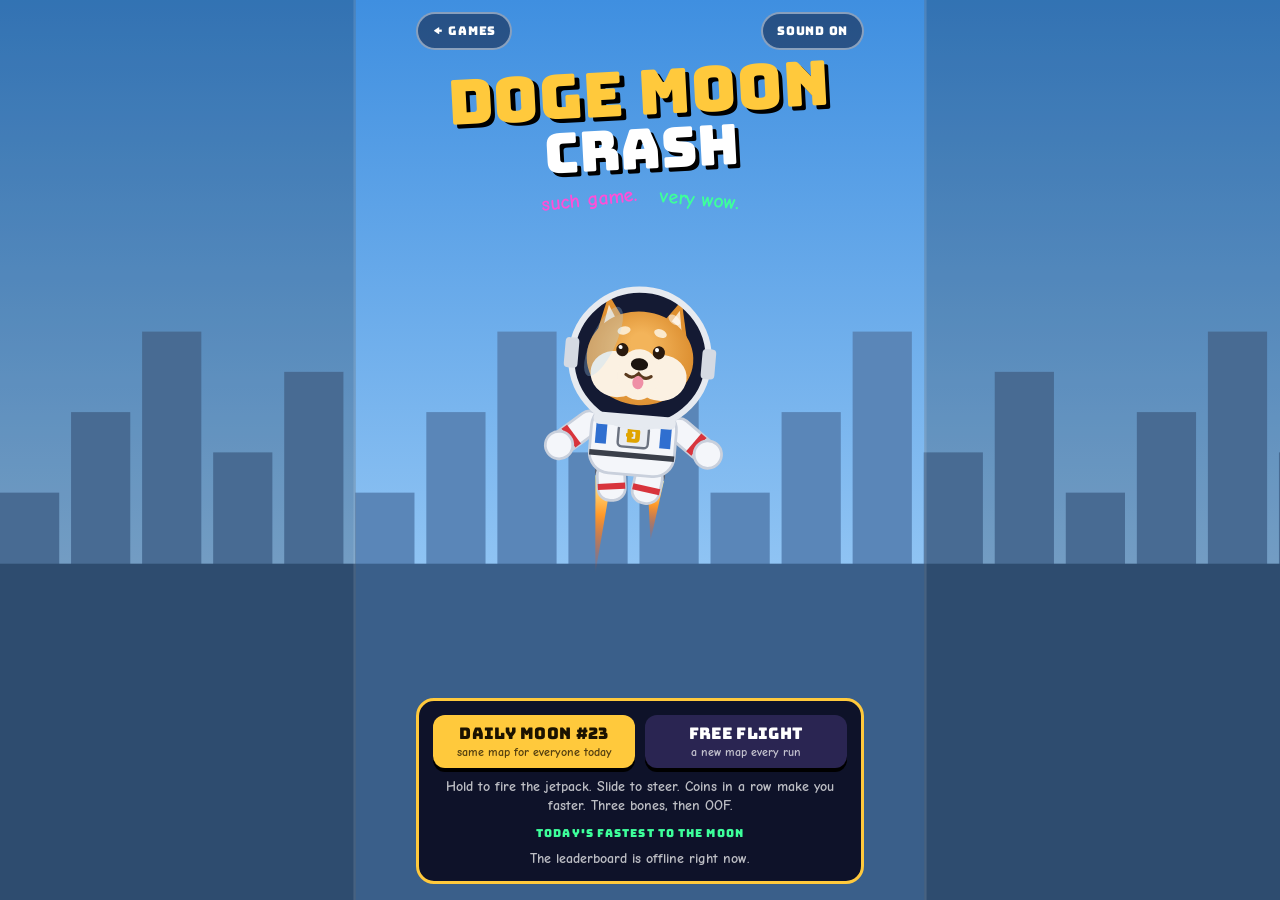
<file: doge/index.html>
<!doctype html>
<html lang="en">
<head>
  <meta charset="utf-8">
  <!-- Doge Moon Crash lives at proofoffight.com/doge/, but its files (css/, js/) stay at the site root. -->
  <base href="../">
  <meta name="viewport" content="width=device-width, initial-scale=1, viewport-fit=cover">
  <title>Doge Moon Crash · Proof of Fight</title>
  <meta name="description" content="Fly a doge 384,400 km to the moon. Dodge red candles, FUD birds and Elawn's posts. Fastest time wins.">
  <meta name="theme-color" content="#07061a">
  <meta property="og:type" content="website">
  <meta property="og:title" content="Doge Moon Crash">
  <meta property="og:description" content="Fly a doge 384,400 km to the moon. Dodge red candles, FUD birds and Elawn's posts. Fastest time wins.">
  <!-- Link previews (X, Discord, iMessage...). These must be full URLs. -->
  <meta property="og:url" content="https://proofoffight.com/doge/">
  <meta property="og:image" content="https://proofoffight.com/art/social/dm-og.jpg">
  <meta property="og:image:width" content="1200">
  <meta property="og:image:height" content="630">
  <meta property="og:image:alt" content="Doge Moon Crash: a Shiba astronaut with a jetpack flying toward the moon over red candles">
  <meta name="twitter:card" content="summary_large_image">
  <meta name="twitter:site" content="@ProofOfFight">
  <link rel="icon" href="favicon.ico" sizes="16x16 32x32 48x48">
  <link rel="icon" type="image/png" sizes="192x192" href="icon-192.png">
  <link rel="apple-touch-icon" href="apple-touch-icon.png">
  <link rel="preconnect" href="https://fonts.googleapis.com">
  <link rel="preconnect" href="https://fonts.gstatic.com" crossorigin>
  <link rel="stylesheet" href="https://fonts.googleapis.com/css2?family=Bungee&family=Comic+Neue:wght@700&display=swap">
  <link rel="stylesheet" href="css/dm.css">
  <style>html, body { margin: 0; background: #07061a; }</style>
</head>
<body>
  <!-- The climb is drawn by js/dm.js into this canvas; the menus are built on top of it. -->
  <canvas id="dm-cv" aria-label="Doge Moon Crash. Hold to fire the jetpack, slide or use the arrow keys to steer."></canvas>
  <div id="dm-root"></div>
  <script src="js/dm-core.js"></script>
  <script src="js/dm-art.js"></script>
  <script src="js/dm.js"></script>
  <!-- Cloudflare Web Analytics --><script type='module' src='https://static.cloudflareinsights.com/beacon.min.js' data-cf-beacon='{"token": "18725511f80d4503841c5fb7c4b7895b"}'></script><!-- End Cloudflare Web Analytics -->
</body>
</html>
</file>
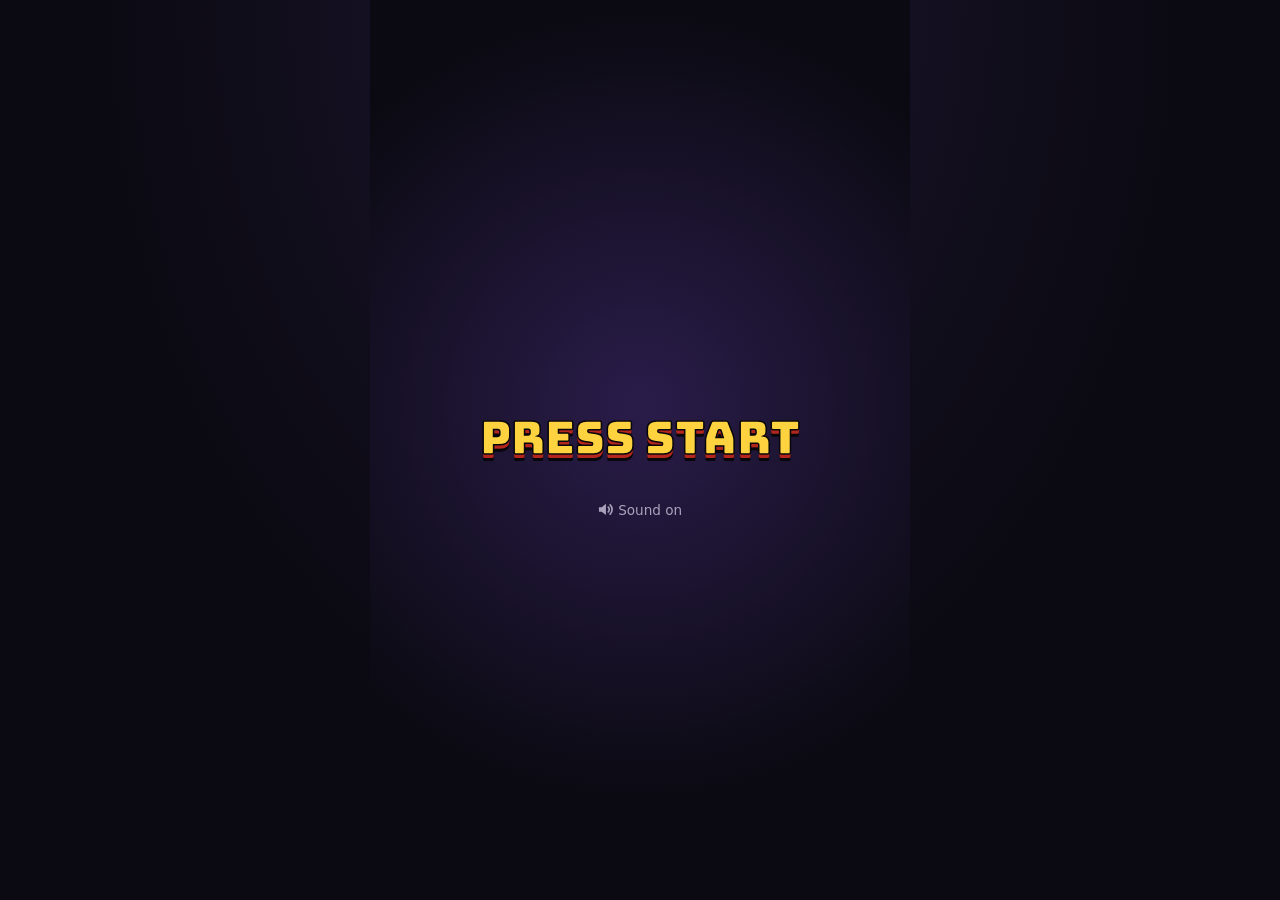
<file: fight/index.html>
<!doctype html>
<html lang="en">
<head>
  <meta charset="utf-8">
  <!-- The game lives at proofoffight.com/fight/, but its files (css/, js/, art/, audio/) stay at the site root. -->
  <base href="../">
  <meta name="viewport" content="width=device-width, initial-scale=1, viewport-fit=cover">
  <title>Proof of Fight</title>
  <meta name="description" content="A turn-based crypto founder brawl in your browser. Parody. No wallet. New daily fight every day.">
  <meta name="theme-color" content="#0b0a12">
  <meta property="og:type" content="website">
  <meta property="og:title" content="Proof of Fight">
  <meta property="og:description" content="A turn-based crypto founder brawl. New daily fight every day. No wallet.">
  <!-- Link previews (X, Discord, iMessage...). These must be full URLs. -->
  <meta property="og:url" content="https://proofoffight.com/fight/">
  <meta property="og:image" content="https://proofoffight.com/art/social/og.jpg">
  <meta property="og:image:width" content="1200">
  <meta property="og:image:height" content="630">
  <meta property="og:image:alt" content="Proof of Fight: ten crypto founders as pixel-art fighters facing off on a candlestick-chart stage">
  <meta name="twitter:card" content="summary_large_image">
  <meta name="twitter:site" content="@ProofOfFight">
  <link rel="icon" href="favicon.ico" sizes="16x16 32x32 48x48">
  <link rel="icon" type="image/png" sizes="192x192" href="icon-192.png">
  <link rel="apple-touch-icon" href="apple-touch-icon.png">
  <link rel="preconnect" href="https://fonts.googleapis.com">
  <link rel="preconnect" href="https://fonts.gstatic.com" crossorigin>
  <link href="https://fonts.googleapis.com/css2?family=Bungee&display=swap" rel="stylesheet">
  <link rel="stylesheet" href="css/style.css">
  <link rel="stylesheet" href="css/rap.css">
  <link rel="stylesheet" href="css/guitar.css">
</head>
<body>
  <div id="app">

    <!-- TITLE -->
    <section id="screen-title" class="screen">
      <!-- First visit: browsers only allow sound after a tap, so the game opens on PRESS START.
           The tap starts the menu song; the logo slams in on its drop. -->
      <div class="press-start" id="press-start" hidden>
        <button class="press-btn" id="press-btn" type="button">PRESS START</button>
        <p class="press-hint" id="press-hint">Sound on</p>
      </div>
      <div class="title-wrap">
        <div class="title-roster" aria-hidden="true"></div>
        <h1 class="logo"><span>PROOF</span><span class="logo-of">OF</span><span>FIGHT</span></h1>
        <p class="tagline">Crypto founders. Five buttons. One bad decision per turn.</p>

        <button id="btn-daily" class="btn btn-big btn-arcade btn-gold" type="button"></button>
        <button id="btn-free" class="btn btn-big btn-arcade btn-red" type="button"><svg class="ico" viewBox="0 0 16 16" fill="currentColor" aria-hidden="true"><path d="M10 0L2 9.5h5L5 16l9-10H9z"/></svg>Free play</button>
        <button id="btn-story" class="btn btn-big btn-arcade btn-story" type="button">Story</button>
        <button id="btn-help" class="btn btn-ghost" type="button">How to play</button>

        <p id="title-stats" class="title-stats"></p>

        <div class="sound-row">
          <button id="btn-music" class="btn btn-ghost btn-sm" type="button" aria-pressed="true">Music on</button>
          <button id="btn-sfx" class="btn btn-ghost btn-sm" type="button" aria-pressed="true">Sounds on</button>
        </div>

        <p class="disclaimer">Parody. Caricatures of public figures, not affiliated with or endorsed by any of them. No wallet, no tokens, no sign-up. Not financial advice.</p>
        <p class="made-by"><a href="./">More games</a> · Game developed by <a href="https://x.com/ProofOfFight" target="_blank" rel="noopener">@ProofOfFight</a> on X</p>
      </div>
    </section>

    <!-- PICK -->
    <section id="screen-pick" class="screen" hidden>
      <header class="pick-head">
        <button id="pick-back" class="btn btn-ghost btn-sm" type="button">← Back</button>
        <h2 id="pick-title">Pick your fighter</h2>
      </header>
      <button id="pick-suggest" class="btn btn-suggest" type="button">⭐ First fight: <b>Saylor vs Mert</b></button>
      <div id="pick-grid" class="pick-grid"></div>
    </section>

    <!-- STORY: the boss ladder -->
    <section id="screen-story" class="screen" hidden>
      <header class="pick-head">
        <button id="story-back" class="btn btn-ghost btn-sm" type="button">← Menu</button>
        <h2>Story</h2>
      </header>
      <div class="story-you" id="story-you"></div>
      <ol class="ladder" id="ladder"></ol>
      <button id="story-fight" class="btn btn-big btn-gold" type="button"></button>
      <p class="story-note" id="story-note"></p>
      <button id="story-quit" class="btn btn-ghost btn-sm" type="button">Abandon this run</button>
    </section>

    <!-- FIGHT -->
    <section id="screen-fight" class="screen" hidden>
      <header class="hud">
        <div class="hud-side" id="hud-p">
          <div class="hud-name"><span class="you-tag">YOU</span><span class="hud-fname"></span></div>
          <div class="hp"><div class="hp-lag"></div><div class="hp-fill"></div><span class="hp-num"></span></div>
          <div class="blocks" aria-label="Blocks"></div>
          <div class="chips"></div>
        </div>
        <div class="hud-mid">
          <div class="hud-turn">TURN <b id="turn-num">1</b></div>
          <div class="hud-mode" id="hud-mode"></div>
          <div class="hud-buttons">
            <button id="btn-mute" class="icon-btn" type="button" aria-label="Sound on or off">🔊</button>
            <button id="btn-fight-help" class="icon-btn" type="button" aria-label="How to play">?</button>
            <button id="btn-quit" class="icon-btn" type="button" aria-label="Leave fight">✕</button>
          </div>
        </div>
        <div class="hud-side" id="hud-c">
          <div class="hud-name"><span class="hud-fname"></span><span class="cpu-tag">CPU</span></div>
          <div class="hp"><div class="hp-lag"></div><div class="hp-fill"></div><span class="hp-num"></span></div>
          <div class="blocks" aria-label="Blocks"></div>
          <div class="chips"></div>
        </div>
      </header>

      <div class="stage" id="stage">
        <div class="sky"></div>
        <div class="skyline" id="skyline" aria-hidden="true"></div>
        <div class="ground"></div>
        <div class="fighter side-p" id="fighter-p"></div>
        <div class="fighter side-c" id="fighter-c"></div>
        <div class="popups" id="popups" aria-hidden="true"></div>
        <div class="banner" id="banner" aria-hidden="true"><div class="banner-text"></div><div class="banner-sub"></div></div>
      </div>

      <p class="log" id="log" aria-live="polite"></p>

      <div class="controls" id="controls">
        <p class="turn-note" id="turn-note"></p>
        <div class="super-row">
          <!-- Story: the ally waits here until you're low enough to call them in -->
          <button class="assist-btn" id="btn-assist" type="button" hidden aria-label="Call in your ally"></button>
          <button class="move move-super" data-move="super" type="button">
            <span class="move-icon">⚡</span><span class="move-label">SUPER</span><span class="move-sub"></span>
          </button>
        </div>
        <div class="move-grid">
          <button class="move move-strike" data-move="strike" type="button"><span class="move-icon">👊</span><span class="move-label">Strike</span><span class="move-sub"></span></button>
          <button class="move move-privacy" data-move="privacy" type="button"><span class="move-icon">🥷</span><span class="move-label">Privacy</span><span class="move-sub"></span></button>
          <button class="move move-mint" data-move="mint" type="button"><span class="move-icon">🖼️</span><span class="move-label">Mint</span><span class="move-sub"></span></button>
          <button class="move move-rug" data-move="rug" type="button"><span class="move-icon">🪤</span><span class="move-label">Rug</span><span class="move-sub"></span></button>
        </div>
        <button class="btn btn-big btn-gold btn-continue" id="btn-continue" type="button" hidden>Continue ▶</button>
      </div>
    </section>
  </div>

  <!-- SUPER CUT-IN -->
  <div class="cutin" id="cutin" hidden aria-live="assertive">
    <div class="cutin-stripes"></div>
    <div class="cutin-deco"></div>
    <div class="cutin-portrait"><span class="cutin-head"></span><span class="cutin-prop"></span><div class="cutin-pdeco"></div></div>
    <div class="cutin-card">
      <small>SUPER</small>
      <div class="cutin-name"></div>
      <div class="cutin-who"></div>
    </div>
    <div class="cutin-line"></div>
    <div class="cutin-flash"></div>
  </div>

  <!-- KO SCENE (Saylor's Super KO: the astronaut DJ) -->
  <div class="koscene" id="koscene" hidden aria-live="assertive">
    <div class="ks-art"></div>
    <div class="ks-small">FIAT AS A STORE OF VALUE</div>
    <div class="ks-big">WE CALL THEM POOR</div>
  </div>

  <!-- STORY: an ally jumps in -->
  <div class="assistin" id="assistin" hidden aria-live="assertive">
    <div class="ai-face"></div>
    <div class="ai-card"><small>ASSIST</small><div class="ai-name"></div></div>
    <div class="ai-line"></div>
  </div>

  <!-- STORY: the credits, at the very end, after Satoshi -->
  <div class="credits" id="credits" hidden aria-live="polite">
    <h2 class="cr-title">PROOF OF FIGHT</h2>
    <p class="cr-sub">Thanks for playing</p>
    <div class="cr-cast" aria-hidden="true"></div>
    <p class="cr-made">Game developed by <a href="https://x.com/ProofOfFight" target="_blank" rel="noopener">@ProofOfFight</a> on X</p>
    <button class="btn btn-big btn-gold cr-next" type="button">Continue ▶</button>
  </div>

  <!-- STORY: the face-off before each boss: your line, theirs, then FIGHT -->
  <div class="versus" id="versus" hidden aria-live="polite">
    <div class="vs-kicker"></div>
    <div class="vs-row vs-p"><span class="face"></span><div class="vs-bubble"><b class="vs-name"></b><p class="vs-say"></p></div></div>
    <div class="vs-mark" aria-hidden="true">VS</div>
    <div class="vs-row vs-b"><span class="face"></span><div class="vs-bubble"><b class="vs-name"></b><p class="vs-say"></p></div></div>
    <button class="btn btn-big btn-gold vs-fight" type="button">FIGHT ▶</button>
    <p class="vs-hint">Tap to continue</p>
  </div>

  <!-- STORY: after WICK, why you made it this far, one card at a time -->
  <div class="endcards" id="reveal" hidden aria-live="polite">
    <div class="rv-card"><h2 class="rv-big"></h2><p class="rv-small"></p></div>
    <div class="rv-dots" aria-hidden="true"></div>
    <p class="rv-hint">Tap for the next one</p>
    <button class="rv-skip" type="button">Skip ▸▸</button>
  </div>

  <!-- STORY: a boss's comeback (Dimon's bailout): cut to his portrait and his line, then back to the fight -->
  <div class="bossline" id="bossline" hidden aria-live="assertive">
    <div class="bl-stripes"></div>
    <div class="bl-face"></div>
    <div class="bl-small"></div>
    <div class="bl-big"></div>
    <div class="bl-paper"><small></small><b></b></div>
    <div class="bl-stamp"></div>
  </div>

  <!-- STORY: Satoshi (revive and ending) -->
  <div class="satoshi" id="satoshi" hidden aria-live="assertive">
    <div class="sat-glow"></div>
    <div class="sat-fig"></div>
    <div class="sat-small"></div>
    <div class="sat-big"></div>
    <div class="sat-vanish"></div>
  </div>

  <!-- STORY: pick an ally before a boss -->
  <div class="modal" id="modal-assist" hidden>
    <div class="modal-card assist-card" role="dialog" aria-modal="true" aria-labelledby="assist-title">
      <div class="res-kicker" id="assist-kicker"></div>
      <h2 id="assist-title">Pick your ally</h2>
      <p class="assist-how">Once this fight, when you're at 35% HP or lower, they jump in for 20 damage that can't be dodged. It doesn't use your turn.</p>
      <div class="ally-grid" id="ally-grid"></div>
      <button class="btn btn-ghost" id="assist-cancel" type="button">Back</button>
    </div>
  </div>

  <!-- STORY: after a boss fight (next boss, CONTINUE?, or the end of the run) -->
  <div class="modal" id="modal-story" hidden>
    <div class="modal-card result-card story-card" role="dialog" aria-modal="true" aria-labelledby="st-title">
      <div class="res-kicker" id="st-kicker"></div>
      <h2 class="res-title" id="st-title"></h2>
      <div class="res-faces" id="st-faces"></div>
      <p class="res-line" id="st-line"></p>
      <div class="res-finish" id="st-finish"></div>
      <p class="res-quote" id="st-quote" hidden></p>
      <div class="st-count" id="st-count" hidden></div>
      <p class="res-meta" id="st-meta"></p>
      <div class="res-actions" id="st-actions"></div>
    </div>
  </div>

  <!-- RESULT -->
  <div class="modal" id="modal-result" hidden>
    <div class="modal-card result-card" role="dialog" aria-modal="true" aria-labelledby="res-title">
      <div class="res-kicker" id="res-kicker"></div>
      <h2 class="res-title" id="res-title"></h2>
      <div class="res-faces" id="res-faces"></div>
      <p class="res-line" id="res-line"></p>
      <div class="res-finish" id="res-finish"></div>
      <p class="res-quote" id="res-quote" hidden></p>
      <div class="res-grid" id="res-grid"></div>
      <p class="res-legend">🟩 hit · 🟦 hid · 🟨 super · 🟥 whiff · ⬛ skipped · 🌀 self-rekt</p>
      <p class="res-meta" id="res-meta"></p>
      <div class="res-actions">
        <button class="btn btn-gold" id="res-share" type="button">Copy result</button>
        <a class="btn btn-x" id="res-x" target="_blank" rel="noopener">Post on X</a>
        <button class="btn" id="res-again" type="button">Rematch</button>
        <button class="btn btn-ghost" id="res-menu" type="button">Menu</button>
      </div>
    </div>
  </div>

  <!-- HELP -->
  <div class="modal" id="modal-help" hidden>
    <div class="modal-card help-card" role="dialog" aria-modal="true" aria-labelledby="help-title">
      <h2 id="help-title">How to play</h2>
      <div id="help-body"></div>
      <button class="btn btn-gold" id="help-close" type="button">Got it</button>
    </div>
  </div>

  <!-- SOUND TEST (?sounds): every sound effect and both songs, for listening on a phone -->
  <div class="modal" id="modal-sounds" hidden>
    <div class="modal-card sounds-card" role="dialog" aria-modal="true" aria-labelledby="sounds-title">
      <h2 id="sounds-title">Sound test</h2>
      <div id="sounds-body"></div>
      <button class="btn btn-gold" id="sounds-close" type="button">Done</button>
    </div>
  </div>

  <div class="toast" id="toast" hidden></div>

  <script src="js/data.js"></script>
  <script src="js/engine.js"></script>
  <script src="js/audio.js"></script>
  <script src="js/app.js"></script>
  <script src="js/rap-lyrics.js"></script>
  <script src="js/rap-crowd.js"></script>
  <script src="js/rap.js"></script>
  <script src="js/guitar-songs.js"></script>
  <script src="js/guitar.js"></script>
  <!-- Cloudflare Web Analytics --><script type='module' src='https://static.cloudflareinsights.com/beacon.min.js' data-cf-beacon='{"token": "18725511f80d4503841c5fb7c4b7895b"}'></script><!-- End Cloudflare Web Analytics -->
</body>
</html>
</file>
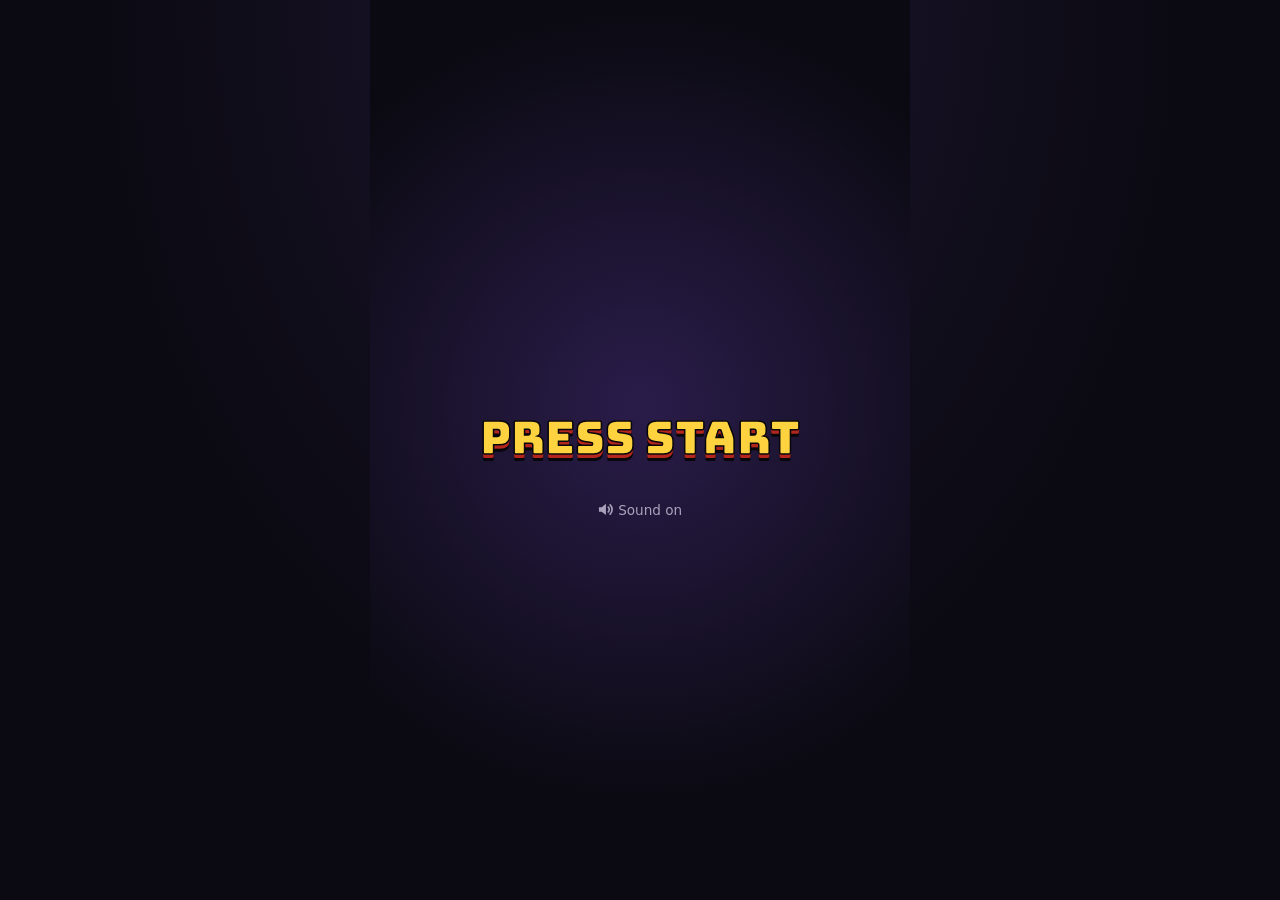
<file: guitar/index.html>
<!doctype html>
<html lang="en">
<head>
  <meta charset="utf-8">
  <!-- The game lives at proofoffight.com/fight/, but its files (css/, js/, art/, audio/) stay at the site root. -->
  <base href="../">
  <meta name="viewport" content="width=device-width, initial-scale=1, viewport-fit=cover">
  <title>Guitar Battle · Proof of Fight</title>
  <meta name="description" content="Shred against a founder over a real rock song. From the Proof of Fight Dust Bin.">
  <meta name="theme-color" content="#0b0a12">
  <meta property="og:type" content="website">
  <meta property="og:title" content="Guitar Battle">
  <meta property="og:description" content="Shred against a founder over a real rock song. From the Proof of Fight Dust Bin.">
  <!-- Link previews (X, Discord, iMessage...). These must be full URLs. -->
  <meta property="og:url" content="https://proofoffight.com/guitar/">
  <meta property="og:image" content="https://proofoffight.com/art/social/og.jpg">
  <meta property="og:image:width" content="1200">
  <meta property="og:image:height" content="630">
  <meta property="og:image:alt" content="Proof of Fight: ten crypto founders as pixel-art fighters facing off on a candlestick-chart stage">
  <meta name="twitter:card" content="summary_large_image">
  <meta name="twitter:site" content="@ProofOfFight">
  <link rel="icon" href="favicon.ico" sizes="16x16 32x32 48x48">
  <link rel="icon" type="image/png" sizes="192x192" href="icon-192.png">
  <link rel="apple-touch-icon" href="apple-touch-icon.png">
  <link rel="preconnect" href="https://fonts.googleapis.com">
  <link rel="preconnect" href="https://fonts.gstatic.com" crossorigin>
  <link href="https://fonts.googleapis.com/css2?family=Bungee&display=swap" rel="stylesheet">
  <link rel="stylesheet" href="css/style.css">
  <link rel="stylesheet" href="css/rap.css">
  <link rel="stylesheet" href="css/guitar.css">
</head>
<body>
  <div id="app">

    <!-- TITLE -->
    <section id="screen-title" class="screen">
      <!-- First visit: browsers only allow sound after a tap, so the game opens on PRESS START.
           The tap starts the menu song; the logo slams in on its drop. -->
      <div class="press-start" id="press-start" hidden>
        <button class="press-btn" id="press-btn" type="button">PRESS START</button>
        <p class="press-hint" id="press-hint">Sound on</p>
      </div>
      <div class="title-wrap">
        <div class="title-roster" aria-hidden="true"></div>
        <h1 class="logo"><span>PROOF</span><span class="logo-of">OF</span><span>FIGHT</span></h1>
        <p class="tagline">Crypto founders. Five buttons. One bad decision per turn.</p>

        <button id="btn-daily" class="btn btn-big btn-arcade btn-gold" type="button"></button>
        <button id="btn-free" class="btn btn-big btn-arcade btn-red" type="button"><svg class="ico" viewBox="0 0 16 16" fill="currentColor" aria-hidden="true"><path d="M10 0L2 9.5h5L5 16l9-10H9z"/></svg>Free play</button>
        <button id="btn-story" class="btn btn-big btn-arcade btn-story" type="button">Story</button>
        <button id="btn-help" class="btn btn-ghost" type="button">How to play</button>

        <p id="title-stats" class="title-stats"></p>

        <div class="sound-row">
          <button id="btn-music" class="btn btn-ghost btn-sm" type="button" aria-pressed="true">Music on</button>
          <button id="btn-sfx" class="btn btn-ghost btn-sm" type="button" aria-pressed="true">Sounds on</button>
        </div>

        <p class="disclaimer">Parody. Caricatures of public figures, not affiliated with or endorsed by any of them. No wallet, no tokens, no sign-up. Not financial advice.</p>
        <p class="made-by"><a href="./">More games</a> · Game developed by <a href="https://x.com/ProofOfFight" target="_blank" rel="noopener">@ProofOfFight</a> on X</p>
      </div>
    </section>

    <!-- PICK -->
    <section id="screen-pick" class="screen" hidden>
      <header class="pick-head">
        <button id="pick-back" class="btn btn-ghost btn-sm" type="button">← Back</button>
        <h2 id="pick-title">Pick your fighter</h2>
      </header>
      <button id="pick-suggest" class="btn btn-suggest" type="button">⭐ First fight: <b>Saylor vs Mert</b></button>
      <div id="pick-grid" class="pick-grid"></div>
    </section>

    <!-- STORY: the boss ladder -->
    <section id="screen-story" class="screen" hidden>
      <header class="pick-head">
        <button id="story-back" class="btn btn-ghost btn-sm" type="button">← Menu</button>
        <h2>Story</h2>
      </header>
      <div class="story-you" id="story-you"></div>
      <ol class="ladder" id="ladder"></ol>
      <button id="story-fight" class="btn btn-big btn-gold" type="button"></button>
      <p class="story-note" id="story-note"></p>
      <button id="story-quit" class="btn btn-ghost btn-sm" type="button">Abandon this run</button>
    </section>

    <!-- FIGHT -->
    <section id="screen-fight" class="screen" hidden>
      <header class="hud">
        <div class="hud-side" id="hud-p">
          <div class="hud-name"><span class="you-tag">YOU</span><span class="hud-fname"></span></div>
          <div class="hp"><div class="hp-lag"></div><div class="hp-fill"></div><span class="hp-num"></span></div>
          <div class="blocks" aria-label="Blocks"></div>
          <div class="chips"></div>
        </div>
        <div class="hud-mid">
          <div class="hud-turn">TURN <b id="turn-num">1</b></div>
          <div class="hud-mode" id="hud-mode"></div>
          <div class="hud-buttons">
            <button id="btn-mute" class="icon-btn" type="button" aria-label="Sound on or off">🔊</button>
            <button id="btn-fight-help" class="icon-btn" type="button" aria-label="How to play">?</button>
            <button id="btn-quit" class="icon-btn" type="button" aria-label="Leave fight">✕</button>
          </div>
        </div>
        <div class="hud-side" id="hud-c">
          <div class="hud-name"><span class="hud-fname"></span><span class="cpu-tag">CPU</span></div>
          <div class="hp"><div class="hp-lag"></div><div class="hp-fill"></div><span class="hp-num"></span></div>
          <div class="blocks" aria-label="Blocks"></div>
          <div class="chips"></div>
        </div>
      </header>

      <div class="stage" id="stage">
        <div class="sky"></div>
        <div class="skyline" id="skyline" aria-hidden="true"></div>
        <div class="ground"></div>
        <div class="fighter side-p" id="fighter-p"></div>
        <div class="fighter side-c" id="fighter-c"></div>
        <div class="popups" id="popups" aria-hidden="true"></div>
        <div class="banner" id="banner" aria-hidden="true"><div class="banner-text"></div><div class="banner-sub"></div></div>
      </div>

      <p class="log" id="log" aria-live="polite"></p>

      <div class="controls" id="controls">
        <p class="turn-note" id="turn-note"></p>
        <div class="super-row">
          <!-- Story: the ally waits here until you're low enough to call them in -->
          <button class="assist-btn" id="btn-assist" type="button" hidden aria-label="Call in your ally"></button>
          <button class="move move-super" data-move="super" type="button">
            <span class="move-icon">⚡</span><span class="move-label">SUPER</span><span class="move-sub"></span>
          </button>
        </div>
        <div class="move-grid">
          <button class="move move-strike" data-move="strike" type="button"><span class="move-icon">👊</span><span class="move-label">Strike</span><span class="move-sub"></span></button>
          <button class="move move-privacy" data-move="privacy" type="button"><span class="move-icon">🥷</span><span class="move-label">Privacy</span><span class="move-sub"></span></button>
          <button class="move move-mint" data-move="mint" type="button"><span class="move-icon">🖼️</span><span class="move-label">Mint</span><span class="move-sub"></span></button>
          <button class="move move-rug" data-move="rug" type="button"><span class="move-icon">🪤</span><span class="move-label">Rug</span><span class="move-sub"></span></button>
        </div>
        <button class="btn btn-big btn-gold btn-continue" id="btn-continue" type="button" hidden>Continue ▶</button>
      </div>
    </section>
  </div>

  <!-- SUPER CUT-IN -->
  <div class="cutin" id="cutin" hidden aria-live="assertive">
    <div class="cutin-stripes"></div>
    <div class="cutin-deco"></div>
    <div class="cutin-portrait"><span class="cutin-head"></span><span class="cutin-prop"></span><div class="cutin-pdeco"></div></div>
    <div class="cutin-card">
      <small>SUPER</small>
      <div class="cutin-name"></div>
      <div class="cutin-who"></div>
    </div>
    <div class="cutin-line"></div>
    <div class="cutin-flash"></div>
  </div>

  <!-- KO SCENE (Saylor's Super KO: the astronaut DJ) -->
  <div class="koscene" id="koscene" hidden aria-live="assertive">
    <div class="ks-art"></div>
    <div class="ks-small">FIAT AS A STORE OF VALUE</div>
    <div class="ks-big">WE CALL THEM POOR</div>
  </div>

  <!-- STORY: an ally jumps in -->
  <div class="assistin" id="assistin" hidden aria-live="assertive">
    <div class="ai-face"></div>
    <div class="ai-card"><small>ASSIST</small><div class="ai-name"></div></div>
    <div class="ai-line"></div>
  </div>

  <!-- STORY: the credits, at the very end, after Satoshi -->
  <div class="credits" id="credits" hidden aria-live="polite">
    <h2 class="cr-title">PROOF OF FIGHT</h2>
    <p class="cr-sub">Thanks for playing</p>
    <div class="cr-cast" aria-hidden="true"></div>
    <p class="cr-made">Game developed by <a href="https://x.com/ProofOfFight" target="_blank" rel="noopener">@ProofOfFight</a> on X</p>
    <button class="btn btn-big btn-gold cr-next" type="button">Continue ▶</button>
  </div>

  <!-- STORY: the face-off before each boss: your line, theirs, then FIGHT -->
  <div class="versus" id="versus" hidden aria-live="polite">
    <div class="vs-kicker"></div>
    <div class="vs-row vs-p"><span class="face"></span><div class="vs-bubble"><b class="vs-name"></b><p class="vs-say"></p></div></div>
    <div class="vs-mark" aria-hidden="true">VS</div>
    <div class="vs-row vs-b"><span class="face"></span><div class="vs-bubble"><b class="vs-name"></b><p class="vs-say"></p></div></div>
    <button class="btn btn-big btn-gold vs-fight" type="button">FIGHT ▶</button>
    <p class="vs-hint">Tap to continue</p>
  </div>

  <!-- STORY: after WICK, why you made it this far, one card at a time -->
  <div class="endcards" id="reveal" hidden aria-live="polite">
    <div class="rv-card"><h2 class="rv-big"></h2><p class="rv-small"></p></div>
    <div class="rv-dots" aria-hidden="true"></div>
    <p class="rv-hint">Tap for the next one</p>
    <button class="rv-skip" type="button">Skip ▸▸</button>
  </div>

  <!-- STORY: a boss's comeback (Dimon's bailout): cut to his portrait and his line, then back to the fight -->
  <div class="bossline" id="bossline" hidden aria-live="assertive">
    <div class="bl-stripes"></div>
    <div class="bl-face"></div>
    <div class="bl-small"></div>
    <div class="bl-big"></div>
    <div class="bl-paper"><small></small><b></b></div>
    <div class="bl-stamp"></div>
  </div>

  <!-- STORY: Satoshi (revive and ending) -->
  <div class="satoshi" id="satoshi" hidden aria-live="assertive">
    <div class="sat-glow"></div>
    <div class="sat-fig"></div>
    <div class="sat-small"></div>
    <div class="sat-big"></div>
    <div class="sat-vanish"></div>
  </div>

  <!-- STORY: pick an ally before a boss -->
  <div class="modal" id="modal-assist" hidden>
    <div class="modal-card assist-card" role="dialog" aria-modal="true" aria-labelledby="assist-title">
      <div class="res-kicker" id="assist-kicker"></div>
      <h2 id="assist-title">Pick your ally</h2>
      <p class="assist-how">Once this fight, when you're at 35% HP or lower, they jump in for 20 damage that can't be dodged. It doesn't use your turn.</p>
      <div class="ally-grid" id="ally-grid"></div>
      <button class="btn btn-ghost" id="assist-cancel" type="button">Back</button>
    </div>
  </div>

  <!-- STORY: after a boss fight (next boss, CONTINUE?, or the end of the run) -->
  <div class="modal" id="modal-story" hidden>
    <div class="modal-card result-card story-card" role="dialog" aria-modal="true" aria-labelledby="st-title">
      <div class="res-kicker" id="st-kicker"></div>
      <h2 class="res-title" id="st-title"></h2>
      <div class="res-faces" id="st-faces"></div>
      <p class="res-line" id="st-line"></p>
      <div class="res-finish" id="st-finish"></div>
      <p class="res-quote" id="st-quote" hidden></p>
      <div class="st-count" id="st-count" hidden></div>
      <p class="res-meta" id="st-meta"></p>
      <div class="res-actions" id="st-actions"></div>
    </div>
  </div>

  <!-- RESULT -->
  <div class="modal" id="modal-result" hidden>
    <div class="modal-card result-card" role="dialog" aria-modal="true" aria-labelledby="res-title">
      <div class="res-kicker" id="res-kicker"></div>
      <h2 class="res-title" id="res-title"></h2>
      <div class="res-faces" id="res-faces"></div>
      <p class="res-line" id="res-line"></p>
      <div class="res-finish" id="res-finish"></div>
      <p class="res-quote" id="res-quote" hidden></p>
      <div class="res-grid" id="res-grid"></div>
      <p class="res-legend">🟩 hit · 🟦 hid · 🟨 super · 🟥 whiff · ⬛ skipped · 🌀 self-rekt</p>
      <p class="res-meta" id="res-meta"></p>
      <div class="res-actions">
        <button class="btn btn-gold" id="res-share" type="button">Copy result</button>
        <a class="btn btn-x" id="res-x" target="_blank" rel="noopener">Post on X</a>
        <button class="btn" id="res-again" type="button">Rematch</button>
        <button class="btn btn-ghost" id="res-menu" type="button">Menu</button>
      </div>
    </div>
  </div>

  <!-- HELP -->
  <div class="modal" id="modal-help" hidden>
    <div class="modal-card help-card" role="dialog" aria-modal="true" aria-labelledby="help-title">
      <h2 id="help-title">How to play</h2>
      <div id="help-body"></div>
      <button class="btn btn-gold" id="help-close" type="button">Got it</button>
    </div>
  </div>

  <!-- SOUND TEST (?sounds): every sound effect and both songs, for listening on a phone -->
  <div class="modal" id="modal-sounds" hidden>
    <div class="modal-card sounds-card" role="dialog" aria-modal="true" aria-labelledby="sounds-title">
      <h2 id="sounds-title">Sound test</h2>
      <div id="sounds-body"></div>
      <button class="btn btn-gold" id="sounds-close" type="button">Done</button>
    </div>
  </div>

  <div class="toast" id="toast" hidden></div>

  <!-- Generated by tools/solo-pages.py from fight/index.html: edit that, then run the tool. -->
  <script>window.POF_SOLO = 'guitar';</script>
  <script src="js/data.js"></script>
  <script src="js/engine.js"></script>
  <script src="js/audio.js"></script>
  <script src="js/app.js"></script>
  <script src="js/rap-lyrics.js"></script>
  <script src="js/rap-crowd.js"></script>
  <script src="js/rap.js"></script>
  <script src="js/guitar-songs.js"></script>
  <script src="js/guitar.js"></script>
  <!-- Cloudflare Web Analytics --><script type='module' src='https://static.cloudflareinsights.com/beacon.min.js' data-cf-beacon='{"token": "18725511f80d4503841c5fb7c4b7895b"}'></script><!-- End Cloudflare Web Analytics -->
</body>
</html>
</file>
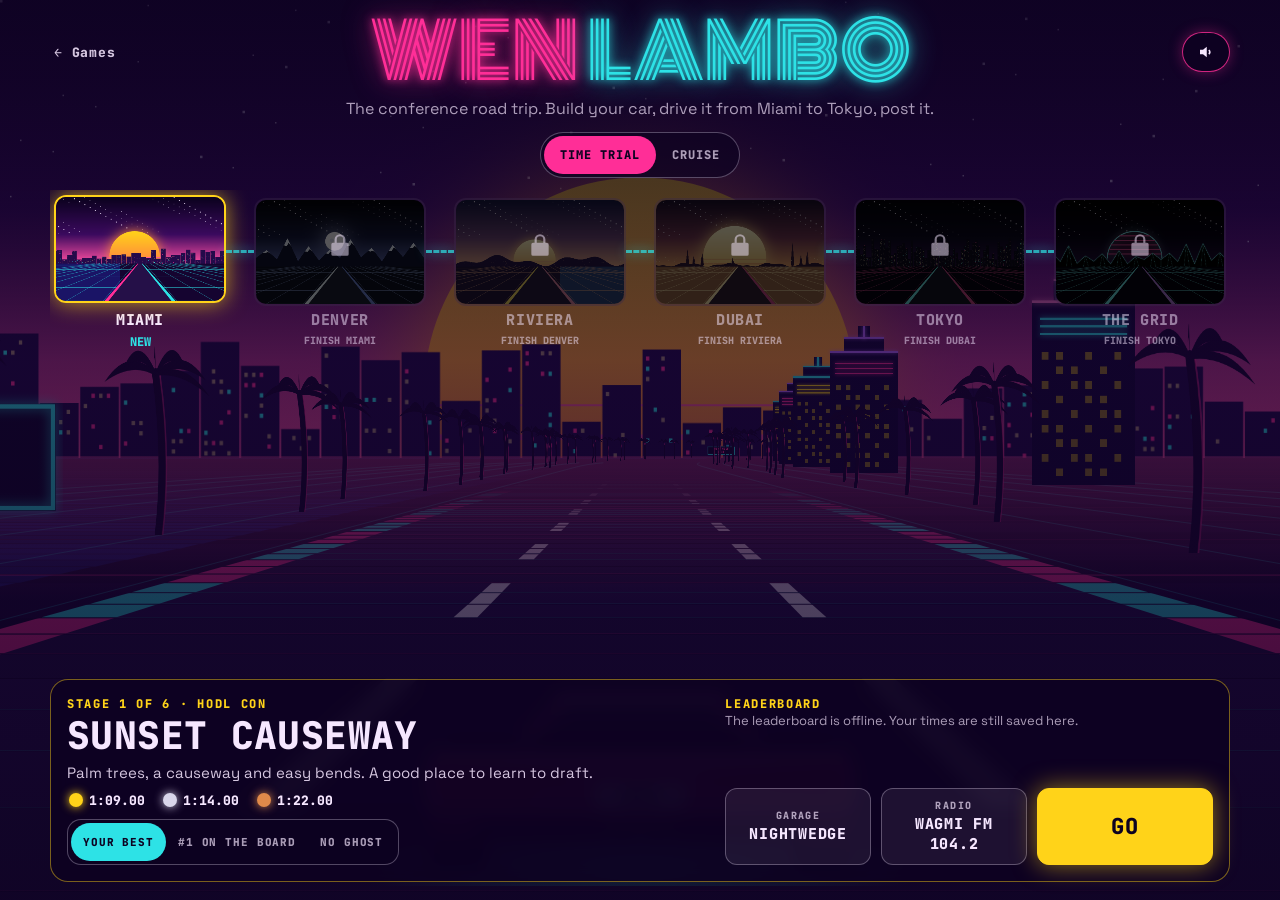
<file: lambo/index.html>
<!doctype html>
<html lang="en">
<head>
  <meta charset="utf-8">
  <!-- Wen Lambo lives at proofoffight.com/lambo/, but its files (css/, js/) stay at the site root. -->
  <base href="../">
  <meta name="viewport" content="width=device-width, initial-scale=1, viewport-fit=cover">
  <title>Wen Lambo · Proof of Fight</title>
  <meta name="description" content="A synthwave road trip. Build your Lambo, race from Miami to Tokyo, post it.">
  <meta name="theme-color" content="#0d0221">
  <meta property="og:type" content="website">
  <meta property="og:title" content="Wen Lambo">
  <meta property="og:description" content="A synthwave road trip. Build your Lambo, race from Miami to Tokyo, post it.">
  <!-- Link previews (X, Discord, iMessage...). These must be full URLs. -->
  <meta property="og:url" content="https://proofoffight.com/lambo/">
  <meta property="og:image" content="https://proofoffight.com/art/social/wl-og.jpg">
  <meta property="og:image:width" content="1200">
  <meta property="og:image:height" content="630">
  <meta property="og:image:alt" content="Wen Lambo: a pink wedge supercar on a neon road at sunset">
  <meta name="twitter:card" content="summary_large_image">
  <meta name="twitter:site" content="@ProofOfFight">
  <link rel="icon" href="favicon.ico" sizes="16x16 32x32 48x48">
  <link rel="icon" type="image/png" sizes="192x192" href="icon-192.png">
  <link rel="apple-touch-icon" href="apple-touch-icon.png">
  <link rel="preconnect" href="https://fonts.googleapis.com">
  <link rel="preconnect" href="https://fonts.gstatic.com" crossorigin>
  <link rel="stylesheet" href="https://fonts.googleapis.com/css2?family=Monoton&family=JetBrains+Mono:wght@500;800&family=Space+Grotesk:wght@500;700&display=swap">
  <link rel="stylesheet" href="css/wl.css">
  <style>html, body { margin: 0; background: #0d0221; }</style>
</head>
<body>
  <!-- The road is drawn by js/wl-view.js into this canvas; js/wl.js builds the menus on top of it. -->
  <canvas id="wl-cv" aria-label="Wen Lambo. Steer with the arrow keys, or hold the left or right side of the screen."></canvas>
  <div id="wl-root"></div>
  <script src="js/wl-core.js"></script>
  <script src="js/wl-cars.js"></script>
  <script src="js/wl-view.js"></script>
  <script src="js/wl-audio.js"></script>
  <script src="js/wl.js"></script>
  <!-- Cloudflare Web Analytics --><script type='module' src='https://static.cloudflareinsights.com/beacon.min.js' data-cf-beacon='{"token": "18725511f80d4503841c5fb7c4b7895b"}'></script><!-- End Cloudflare Web Analytics -->
</body>
</html>
</file>
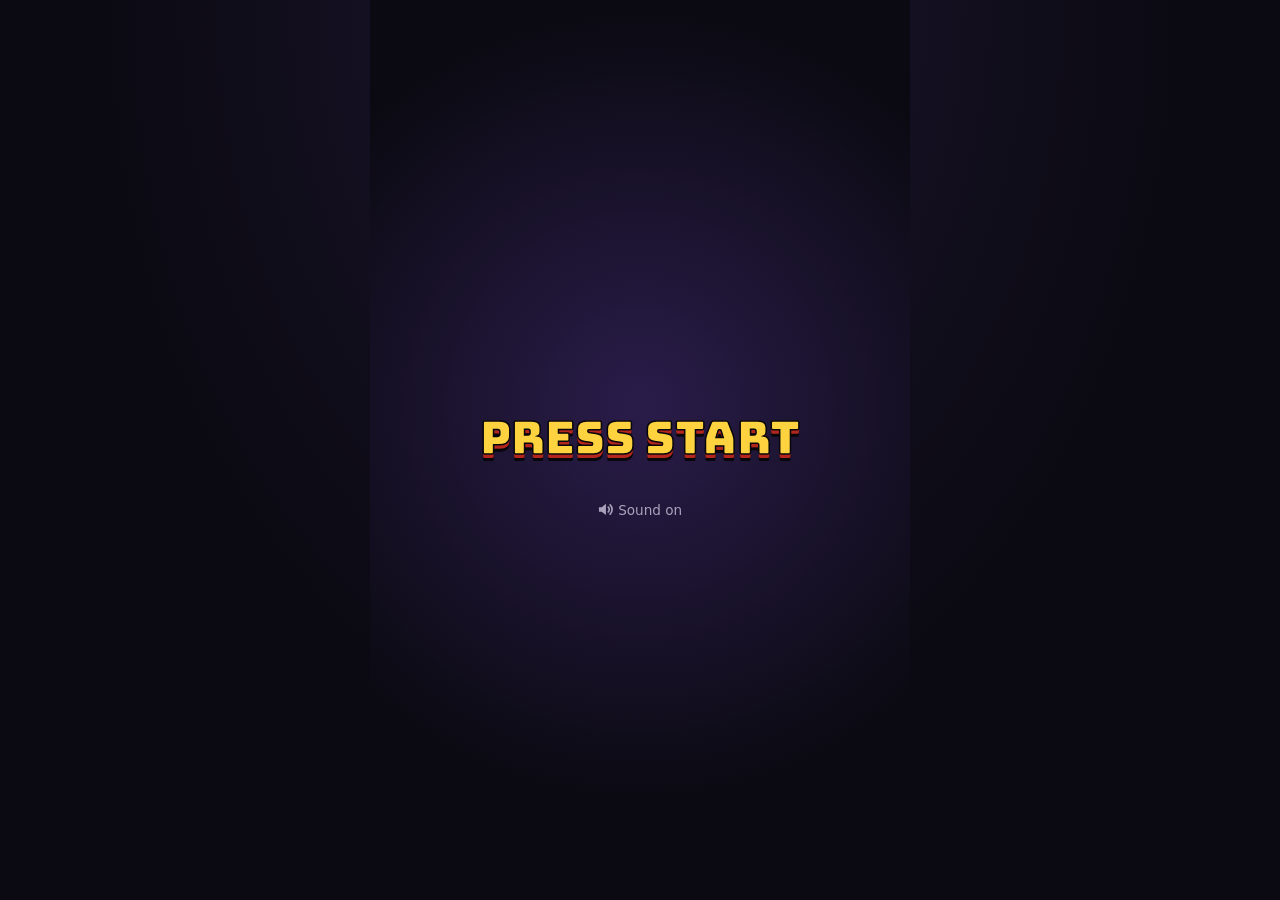
<file: rap/index.html>
<!doctype html>
<html lang="en">
<head>
  <meta charset="utf-8">
  <!-- The game lives at proofoffight.com/fight/, but its files (css/, js/, art/, audio/) stay at the site root. -->
  <base href="../">
  <meta name="viewport" content="width=device-width, initial-scale=1, viewport-fit=cover">
  <title>Rap Battle · Proof of Fight</title>
  <meta name="description" content="Toly vs Vitalik, three rounds, hosted by MC Satoshi. From the Proof of Fight Dust Bin.">
  <meta name="theme-color" content="#0b0a12">
  <meta property="og:type" content="website">
  <meta property="og:title" content="Rap Battle">
  <meta property="og:description" content="Toly vs Vitalik, three rounds, hosted by MC Satoshi. From the Proof of Fight Dust Bin.">
  <!-- Link previews (X, Discord, iMessage...). These must be full URLs. -->
  <meta property="og:url" content="https://proofoffight.com/rap/">
  <meta property="og:image" content="https://proofoffight.com/art/social/og.jpg">
  <meta property="og:image:width" content="1200">
  <meta property="og:image:height" content="630">
  <meta property="og:image:alt" content="Proof of Fight: ten crypto founders as pixel-art fighters facing off on a candlestick-chart stage">
  <meta name="twitter:card" content="summary_large_image">
  <meta name="twitter:site" content="@ProofOfFight">
  <link rel="icon" href="favicon.ico" sizes="16x16 32x32 48x48">
  <link rel="icon" type="image/png" sizes="192x192" href="icon-192.png">
  <link rel="apple-touch-icon" href="apple-touch-icon.png">
  <link rel="preconnect" href="https://fonts.googleapis.com">
  <link rel="preconnect" href="https://fonts.gstatic.com" crossorigin>
  <link href="https://fonts.googleapis.com/css2?family=Bungee&display=swap" rel="stylesheet">
  <link rel="stylesheet" href="css/style.css">
  <link rel="stylesheet" href="css/rap.css">
  <link rel="stylesheet" href="css/guitar.css">
</head>
<body>
  <div id="app">

    <!-- TITLE -->
    <section id="screen-title" class="screen">
      <!-- First visit: browsers only allow sound after a tap, so the game opens on PRESS START.
           The tap starts the menu song; the logo slams in on its drop. -->
      <div class="press-start" id="press-start" hidden>
        <button class="press-btn" id="press-btn" type="button">PRESS START</button>
        <p class="press-hint" id="press-hint">Sound on</p>
      </div>
      <div class="title-wrap">
        <div class="title-roster" aria-hidden="true"></div>
        <h1 class="logo"><span>PROOF</span><span class="logo-of">OF</span><span>FIGHT</span></h1>
        <p class="tagline">Crypto founders. Five buttons. One bad decision per turn.</p>

        <button id="btn-daily" class="btn btn-big btn-arcade btn-gold" type="button"></button>
        <button id="btn-free" class="btn btn-big btn-arcade btn-red" type="button"><svg class="ico" viewBox="0 0 16 16" fill="currentColor" aria-hidden="true"><path d="M10 0L2 9.5h5L5 16l9-10H9z"/></svg>Free play</button>
        <button id="btn-story" class="btn btn-big btn-arcade btn-story" type="button">Story</button>
        <button id="btn-help" class="btn btn-ghost" type="button">How to play</button>

        <p id="title-stats" class="title-stats"></p>

        <div class="sound-row">
          <button id="btn-music" class="btn btn-ghost btn-sm" type="button" aria-pressed="true">Music on</button>
          <button id="btn-sfx" class="btn btn-ghost btn-sm" type="button" aria-pressed="true">Sounds on</button>
        </div>

        <p class="disclaimer">Parody. Caricatures of public figures, not affiliated with or endorsed by any of them. No wallet, no tokens, no sign-up. Not financial advice.</p>
        <p class="made-by"><a href="./">More games</a> · Game developed by <a href="https://x.com/ProofOfFight" target="_blank" rel="noopener">@ProofOfFight</a> on X</p>
      </div>
    </section>

    <!-- PICK -->
    <section id="screen-pick" class="screen" hidden>
      <header class="pick-head">
        <button id="pick-back" class="btn btn-ghost btn-sm" type="button">← Back</button>
        <h2 id="pick-title">Pick your fighter</h2>
      </header>
      <button id="pick-suggest" class="btn btn-suggest" type="button">⭐ First fight: <b>Saylor vs Mert</b></button>
      <div id="pick-grid" class="pick-grid"></div>
    </section>

    <!-- STORY: the boss ladder -->
    <section id="screen-story" class="screen" hidden>
      <header class="pick-head">
        <button id="story-back" class="btn btn-ghost btn-sm" type="button">← Menu</button>
        <h2>Story</h2>
      </header>
      <div class="story-you" id="story-you"></div>
      <ol class="ladder" id="ladder"></ol>
      <button id="story-fight" class="btn btn-big btn-gold" type="button"></button>
      <p class="story-note" id="story-note"></p>
      <button id="story-quit" class="btn btn-ghost btn-sm" type="button">Abandon this run</button>
    </section>

    <!-- FIGHT -->
    <section id="screen-fight" class="screen" hidden>
      <header class="hud">
        <div class="hud-side" id="hud-p">
          <div class="hud-name"><span class="you-tag">YOU</span><span class="hud-fname"></span></div>
          <div class="hp"><div class="hp-lag"></div><div class="hp-fill"></div><span class="hp-num"></span></div>
          <div class="blocks" aria-label="Blocks"></div>
          <div class="chips"></div>
        </div>
        <div class="hud-mid">
          <div class="hud-turn">TURN <b id="turn-num">1</b></div>
          <div class="hud-mode" id="hud-mode"></div>
          <div class="hud-buttons">
            <button id="btn-mute" class="icon-btn" type="button" aria-label="Sound on or off">🔊</button>
            <button id="btn-fight-help" class="icon-btn" type="button" aria-label="How to play">?</button>
            <button id="btn-quit" class="icon-btn" type="button" aria-label="Leave fight">✕</button>
          </div>
        </div>
        <div class="hud-side" id="hud-c">
          <div class="hud-name"><span class="hud-fname"></span><span class="cpu-tag">CPU</span></div>
          <div class="hp"><div class="hp-lag"></div><div class="hp-fill"></div><span class="hp-num"></span></div>
          <div class="blocks" aria-label="Blocks"></div>
          <div class="chips"></div>
        </div>
      </header>

      <div class="stage" id="stage">
        <div class="sky"></div>
        <div class="skyline" id="skyline" aria-hidden="true"></div>
        <div class="ground"></div>
        <div class="fighter side-p" id="fighter-p"></div>
        <div class="fighter side-c" id="fighter-c"></div>
        <div class="popups" id="popups" aria-hidden="true"></div>
        <div class="banner" id="banner" aria-hidden="true"><div class="banner-text"></div><div class="banner-sub"></div></div>
      </div>

      <p class="log" id="log" aria-live="polite"></p>

      <div class="controls" id="controls">
        <p class="turn-note" id="turn-note"></p>
        <div class="super-row">
          <!-- Story: the ally waits here until you're low enough to call them in -->
          <button class="assist-btn" id="btn-assist" type="button" hidden aria-label="Call in your ally"></button>
          <button class="move move-super" data-move="super" type="button">
            <span class="move-icon">⚡</span><span class="move-label">SUPER</span><span class="move-sub"></span>
          </button>
        </div>
        <div class="move-grid">
          <button class="move move-strike" data-move="strike" type="button"><span class="move-icon">👊</span><span class="move-label">Strike</span><span class="move-sub"></span></button>
          <button class="move move-privacy" data-move="privacy" type="button"><span class="move-icon">🥷</span><span class="move-label">Privacy</span><span class="move-sub"></span></button>
          <button class="move move-mint" data-move="mint" type="button"><span class="move-icon">🖼️</span><span class="move-label">Mint</span><span class="move-sub"></span></button>
          <button class="move move-rug" data-move="rug" type="button"><span class="move-icon">🪤</span><span class="move-label">Rug</span><span class="move-sub"></span></button>
        </div>
        <button class="btn btn-big btn-gold btn-continue" id="btn-continue" type="button" hidden>Continue ▶</button>
      </div>
    </section>
  </div>

  <!-- SUPER CUT-IN -->
  <div class="cutin" id="cutin" hidden aria-live="assertive">
    <div class="cutin-stripes"></div>
    <div class="cutin-deco"></div>
    <div class="cutin-portrait"><span class="cutin-head"></span><span class="cutin-prop"></span><div class="cutin-pdeco"></div></div>
    <div class="cutin-card">
      <small>SUPER</small>
      <div class="cutin-name"></div>
      <div class="cutin-who"></div>
    </div>
    <div class="cutin-line"></div>
    <div class="cutin-flash"></div>
  </div>

  <!-- KO SCENE (Saylor's Super KO: the astronaut DJ) -->
  <div class="koscene" id="koscene" hidden aria-live="assertive">
    <div class="ks-art"></div>
    <div class="ks-small">FIAT AS A STORE OF VALUE</div>
    <div class="ks-big">WE CALL THEM POOR</div>
  </div>

  <!-- STORY: an ally jumps in -->
  <div class="assistin" id="assistin" hidden aria-live="assertive">
    <div class="ai-face"></div>
    <div class="ai-card"><small>ASSIST</small><div class="ai-name"></div></div>
    <div class="ai-line"></div>
  </div>

  <!-- STORY: the credits, at the very end, after Satoshi -->
  <div class="credits" id="credits" hidden aria-live="polite">
    <h2 class="cr-title">PROOF OF FIGHT</h2>
    <p class="cr-sub">Thanks for playing</p>
    <div class="cr-cast" aria-hidden="true"></div>
    <p class="cr-made">Game developed by <a href="https://x.com/ProofOfFight" target="_blank" rel="noopener">@ProofOfFight</a> on X</p>
    <button class="btn btn-big btn-gold cr-next" type="button">Continue ▶</button>
  </div>

  <!-- STORY: the face-off before each boss: your line, theirs, then FIGHT -->
  <div class="versus" id="versus" hidden aria-live="polite">
    <div class="vs-kicker"></div>
    <div class="vs-row vs-p"><span class="face"></span><div class="vs-bubble"><b class="vs-name"></b><p class="vs-say"></p></div></div>
    <div class="vs-mark" aria-hidden="true">VS</div>
    <div class="vs-row vs-b"><span class="face"></span><div class="vs-bubble"><b class="vs-name"></b><p class="vs-say"></p></div></div>
    <button class="btn btn-big btn-gold vs-fight" type="button">FIGHT ▶</button>
    <p class="vs-hint">Tap to continue</p>
  </div>

  <!-- STORY: after WICK, why you made it this far, one card at a time -->
  <div class="endcards" id="reveal" hidden aria-live="polite">
    <div class="rv-card"><h2 class="rv-big"></h2><p class="rv-small"></p></div>
    <div class="rv-dots" aria-hidden="true"></div>
    <p class="rv-hint">Tap for the next one</p>
    <button class="rv-skip" type="button">Skip ▸▸</button>
  </div>

  <!-- STORY: a boss's comeback (Dimon's bailout): cut to his portrait and his line, then back to the fight -->
  <div class="bossline" id="bossline" hidden aria-live="assertive">
    <div class="bl-stripes"></div>
    <div class="bl-face"></div>
    <div class="bl-small"></div>
    <div class="bl-big"></div>
    <div class="bl-paper"><small></small><b></b></div>
    <div class="bl-stamp"></div>
  </div>

  <!-- STORY: Satoshi (revive and ending) -->
  <div class="satoshi" id="satoshi" hidden aria-live="assertive">
    <div class="sat-glow"></div>
    <div class="sat-fig"></div>
    <div class="sat-small"></div>
    <div class="sat-big"></div>
    <div class="sat-vanish"></div>
  </div>

  <!-- STORY: pick an ally before a boss -->
  <div class="modal" id="modal-assist" hidden>
    <div class="modal-card assist-card" role="dialog" aria-modal="true" aria-labelledby="assist-title">
      <div class="res-kicker" id="assist-kicker"></div>
      <h2 id="assist-title">Pick your ally</h2>
      <p class="assist-how">Once this fight, when you're at 35% HP or lower, they jump in for 20 damage that can't be dodged. It doesn't use your turn.</p>
      <div class="ally-grid" id="ally-grid"></div>
      <button class="btn btn-ghost" id="assist-cancel" type="button">Back</button>
    </div>
  </div>

  <!-- STORY: after a boss fight (next boss, CONTINUE?, or the end of the run) -->
  <div class="modal" id="modal-story" hidden>
    <div class="modal-card result-card story-card" role="dialog" aria-modal="true" aria-labelledby="st-title">
      <div class="res-kicker" id="st-kicker"></div>
      <h2 class="res-title" id="st-title"></h2>
      <div class="res-faces" id="st-faces"></div>
      <p class="res-line" id="st-line"></p>
      <div class="res-finish" id="st-finish"></div>
      <p class="res-quote" id="st-quote" hidden></p>
      <div class="st-count" id="st-count" hidden></div>
      <p class="res-meta" id="st-meta"></p>
      <div class="res-actions" id="st-actions"></div>
    </div>
  </div>

  <!-- RESULT -->
  <div class="modal" id="modal-result" hidden>
    <div class="modal-card result-card" role="dialog" aria-modal="true" aria-labelledby="res-title">
      <div class="res-kicker" id="res-kicker"></div>
      <h2 class="res-title" id="res-title"></h2>
      <div class="res-faces" id="res-faces"></div>
      <p class="res-line" id="res-line"></p>
      <div class="res-finish" id="res-finish"></div>
      <p class="res-quote" id="res-quote" hidden></p>
      <div class="res-grid" id="res-grid"></div>
      <p class="res-legend">🟩 hit · 🟦 hid · 🟨 super · 🟥 whiff · ⬛ skipped · 🌀 self-rekt</p>
      <p class="res-meta" id="res-meta"></p>
      <div class="res-actions">
        <button class="btn btn-gold" id="res-share" type="button">Copy result</button>
        <a class="btn btn-x" id="res-x" target="_blank" rel="noopener">Post on X</a>
        <button class="btn" id="res-again" type="button">Rematch</button>
        <button class="btn btn-ghost" id="res-menu" type="button">Menu</button>
      </div>
    </div>
  </div>

  <!-- HELP -->
  <div class="modal" id="modal-help" hidden>
    <div class="modal-card help-card" role="dialog" aria-modal="true" aria-labelledby="help-title">
      <h2 id="help-title">How to play</h2>
      <div id="help-body"></div>
      <button class="btn btn-gold" id="help-close" type="button">Got it</button>
    </div>
  </div>

  <!-- SOUND TEST (?sounds): every sound effect and both songs, for listening on a phone -->
  <div class="modal" id="modal-sounds" hidden>
    <div class="modal-card sounds-card" role="dialog" aria-modal="true" aria-labelledby="sounds-title">
      <h2 id="sounds-title">Sound test</h2>
      <div id="sounds-body"></div>
      <button class="btn btn-gold" id="sounds-close" type="button">Done</button>
    </div>
  </div>

  <div class="toast" id="toast" hidden></div>

  <!-- Generated by tools/solo-pages.py from fight/index.html: edit that, then run the tool. -->
  <script>window.POF_SOLO = 'rap';</script>
  <script src="js/data.js"></script>
  <script src="js/engine.js"></script>
  <script src="js/audio.js"></script>
  <script src="js/app.js"></script>
  <script src="js/rap-lyrics.js"></script>
  <script src="js/rap-crowd.js"></script>
  <script src="js/rap.js"></script>
  <script src="js/guitar-songs.js"></script>
  <script src="js/guitar.js"></script>
  <!-- Cloudflare Web Analytics --><script type='module' src='https://static.cloudflareinsights.com/beacon.min.js' data-cf-beacon='{"token": "18725511f80d4503841c5fb7c4b7895b"}'></script><!-- End Cloudflare Web Analytics -->
</body>
</html>
</file>
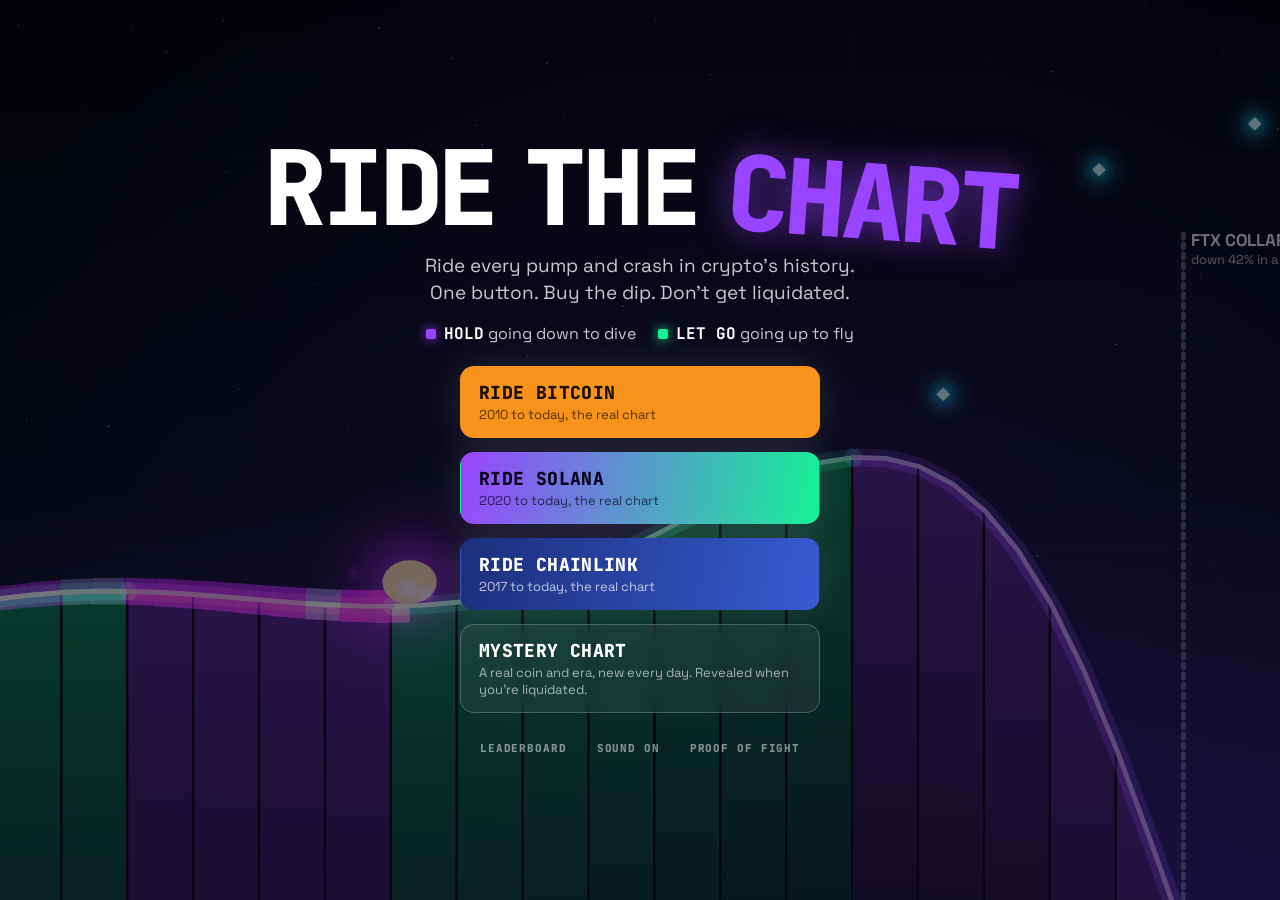
<file: ride/index.html>
<!doctype html>
<html lang="en">
<head>
  <meta charset="utf-8">
  <!-- Ride the Chart lives at proofoffight.com/ride/, but its files (css/, js/) stay at the site root. -->
  <base href="../">
  <meta name="viewport" content="width=device-width, initial-scale=1, viewport-fit=cover">
  <title>Ride the Chart · Proof of Fight</title>
  <meta name="description" content="Ride every pump and crash in crypto's history. One button. Buy the dip. Don't get liquidated.">
  <meta name="theme-color" content="#03040a">
  <meta property="og:type" content="website">
  <meta property="og:title" content="Ride the Chart">
  <meta property="og:description" content="Ride every pump and crash in crypto's history. One button. Buy the dip. Don't get liquidated.">
  <!-- Link previews (X, Discord, iMessage...). These must be full URLs. -->
  <meta property="og:url" content="https://proofoffight.com/ride/">
  <meta property="og:image" content="https://proofoffight.com/art/social/ride-og.jpg">
  <meta property="og:image:width" content="1200">
  <meta property="og:image:height" content="630">
  <meta property="og:image:alt" content="Ride the Chart: a glowing ball riding Bitcoin's price chart">
  <meta name="twitter:card" content="summary_large_image">
  <meta name="twitter:site" content="@ProofOfFight">
  <link rel="icon" href="favicon.ico" sizes="16x16 32x32 48x48">
  <link rel="icon" type="image/png" sizes="192x192" href="icon-192.png">
  <link rel="apple-touch-icon" href="apple-touch-icon.png">
  <link rel="preconnect" href="https://fonts.googleapis.com">
  <link rel="preconnect" href="https://fonts.gstatic.com" crossorigin>
  <link rel="stylesheet" href="css/dip.css">
  <style>html, body { margin: 0; background: #03040a; }</style>
</head>
<body>
  <!-- The whole game is drawn by js/dip.js into one canvas. Anything after ? still works: ?r=<id> and ?race=... open a race. -->
  <script>window.POF_RIDE_PAGE = true;</script>
  <script src="js/dip-data.js"></script>
  <script src="js/dip-data-sol.js"></script>
  <script src="js/dip-data-link.js"></script>
  <script src="js/dip-chains.js"></script>
  <script src="js/dip-core.js"></script>
  <script src="js/dip.js"></script>
  <!-- Cloudflare Web Analytics --><script type='module' src='https://static.cloudflareinsights.com/beacon.min.js' data-cf-beacon='{"token": "18725511f80d4503841c5fb7c4b7895b"}'></script><!-- End Cloudflare Web Analytics -->
</body>
</html>
</file>
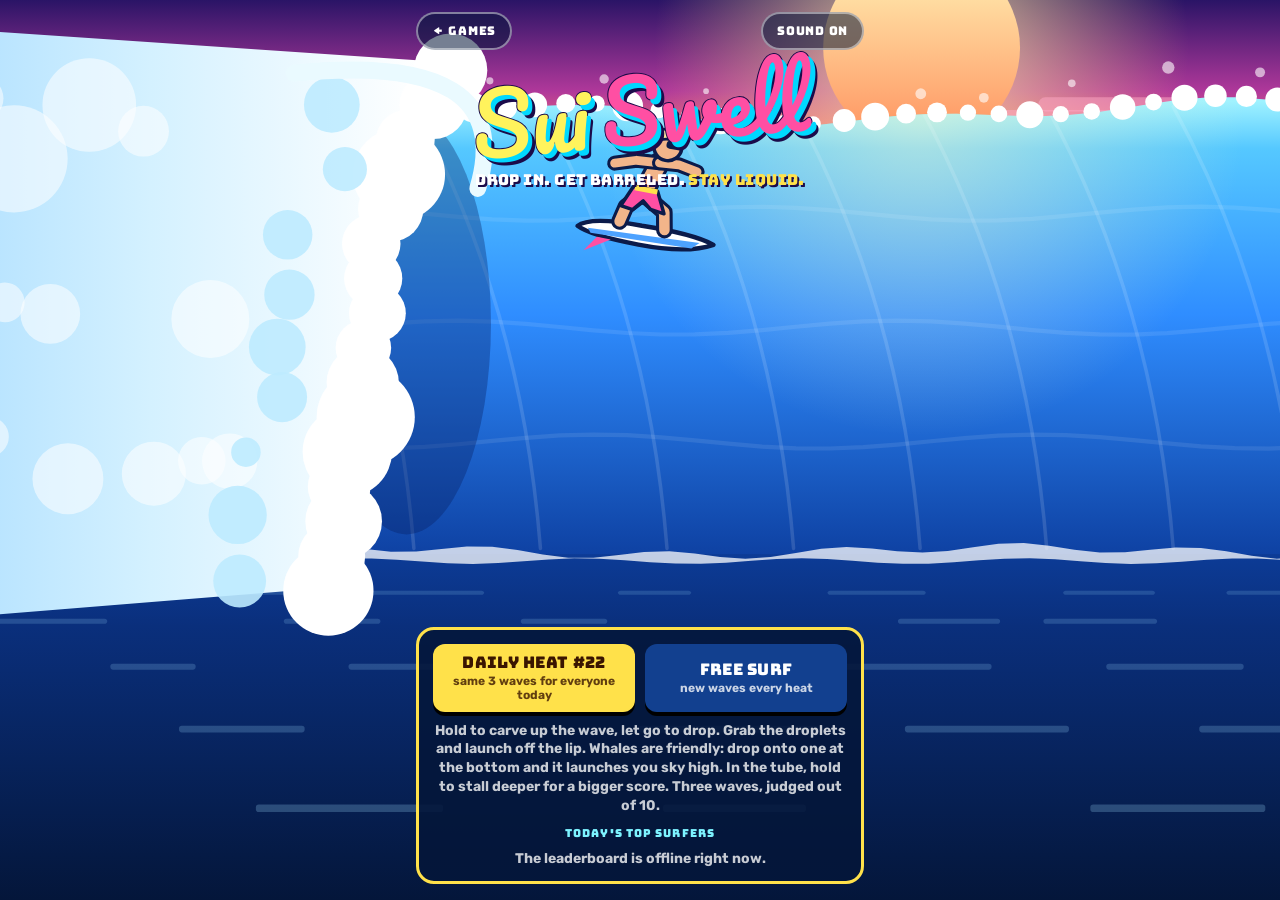
<file: sui/index.html>
<!doctype html>
<html lang="en">
<head>
  <meta charset="utf-8">
  <!-- Sui Swell lives at proofoffight.com/sui/, but its files (css/, js/) stay at the site root. -->
  <base href="../">
  <meta name="viewport" content="width=device-width, initial-scale=1, viewport-fit=cover">
  <title>Sui Swell · Proof of Fight</title>
  <meta name="description" content="Surf three waves, get barreled and shoot out of the tube. One button, judged out of 10. Totally tubular.">
  <meta name="theme-color" content="#04163a">
  <meta property="og:type" content="website">
  <meta property="og:title" content="Sui Swell">
  <meta property="og:description" content="Surf three waves, get barreled and shoot out of the tube. One button, judged out of 10. Totally tubular.">
  <!-- Link previews (X, Discord, iMessage...). These must be full URLs. -->
  <meta property="og:url" content="https://proofoffight.com/sui/">
  <meta property="og:image" content="https://proofoffight.com/art/social/sw-og.jpg">
  <meta property="og:image:width" content="1200">
  <meta property="og:image:height" content="630">
  <meta property="og:image:alt" content="Sui Swell: a surfer on a big blue wave at sunset, arms up, with water droplets ahead">
  <meta name="twitter:card" content="summary_large_image">
  <meta name="twitter:site" content="@ProofOfFight">
  <link rel="icon" href="favicon.ico" sizes="16x16 32x32 48x48">
  <link rel="icon" type="image/png" sizes="192x192" href="icon-192.png">
  <link rel="apple-touch-icon" href="apple-touch-icon.png">
  <link rel="preconnect" href="https://fonts.googleapis.com">
  <link rel="preconnect" href="https://fonts.gstatic.com" crossorigin>
  <link rel="stylesheet" href="https://fonts.googleapis.com/css2?family=Bungee&family=Pacifico&family=Rubik:wght@500;700&display=swap">
  <link rel="stylesheet" href="css/sw.css">
  <style>html, body { margin: 0; background: #04163a; }</style>
</head>
<body>
  <!-- The surf is drawn by js/sw.js into this canvas; the menus are built on top of it. -->
  <canvas id="sw-cv" aria-label="Sui Swell. Hold to carve up the wave, let go to drop down."></canvas>
  <div id="sw-root"></div>
  <script src="js/sw-core.js"></script>
  <script src="js/sw.js"></script>
  <!-- Cloudflare Web Analytics --><script type='module' src='https://static.cloudflareinsights.com/beacon.min.js' data-cf-beacon='{"token": "18725511f80d4503841c5fb7c4b7895b"}'></script><!-- End Cloudflare Web Analytics -->
</body>
</html>
</file>
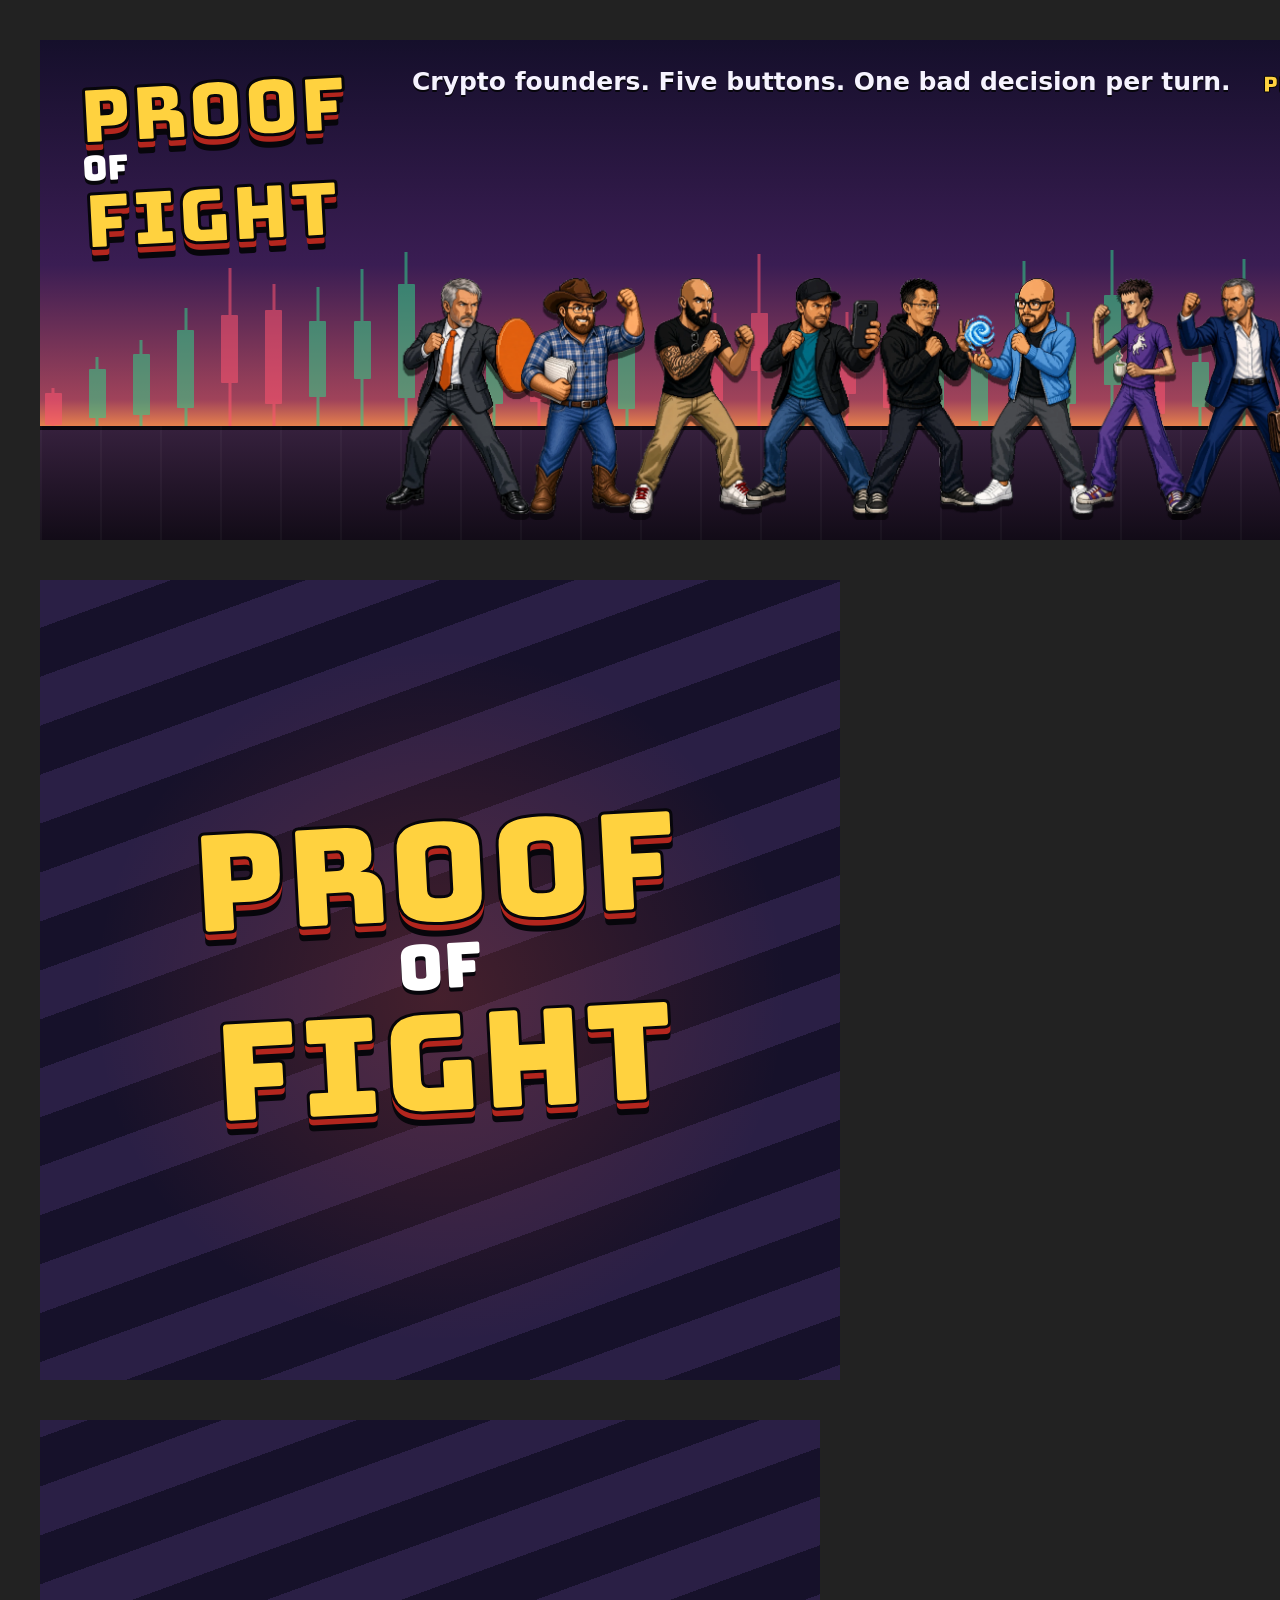
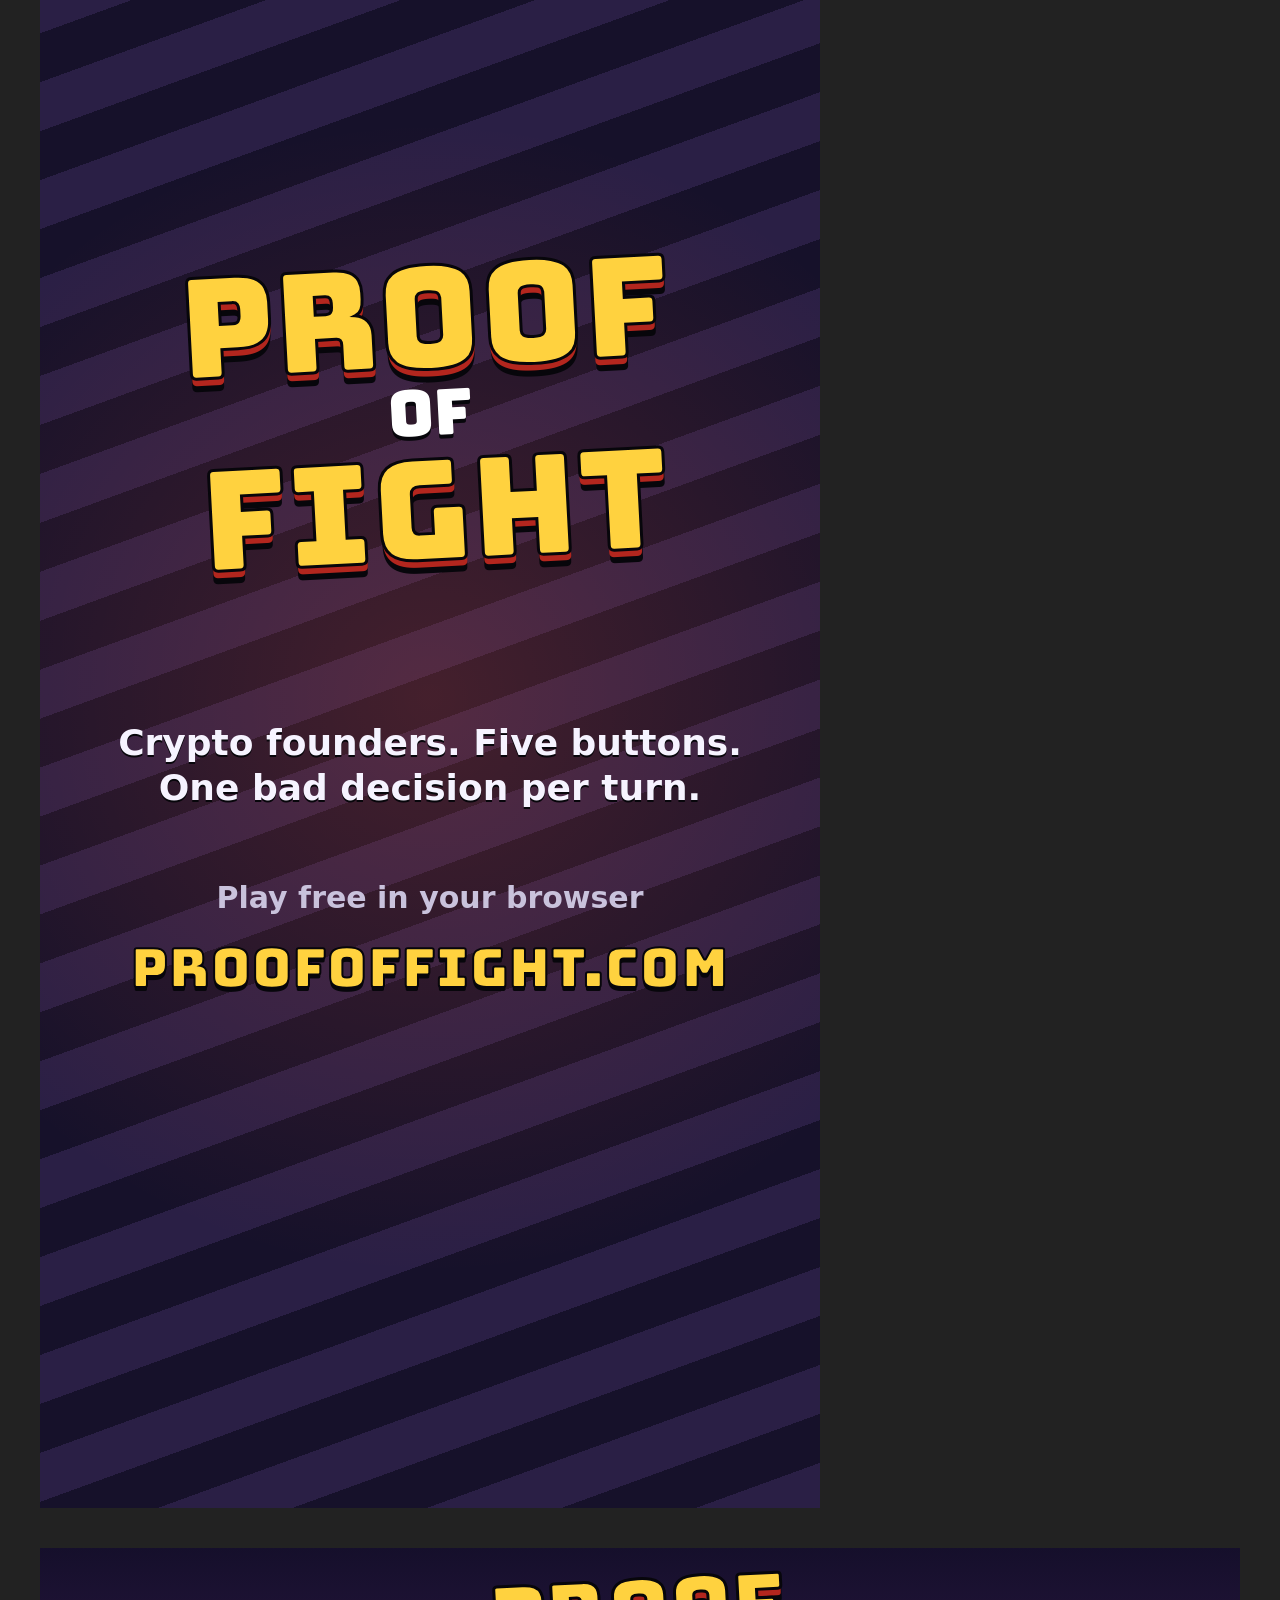
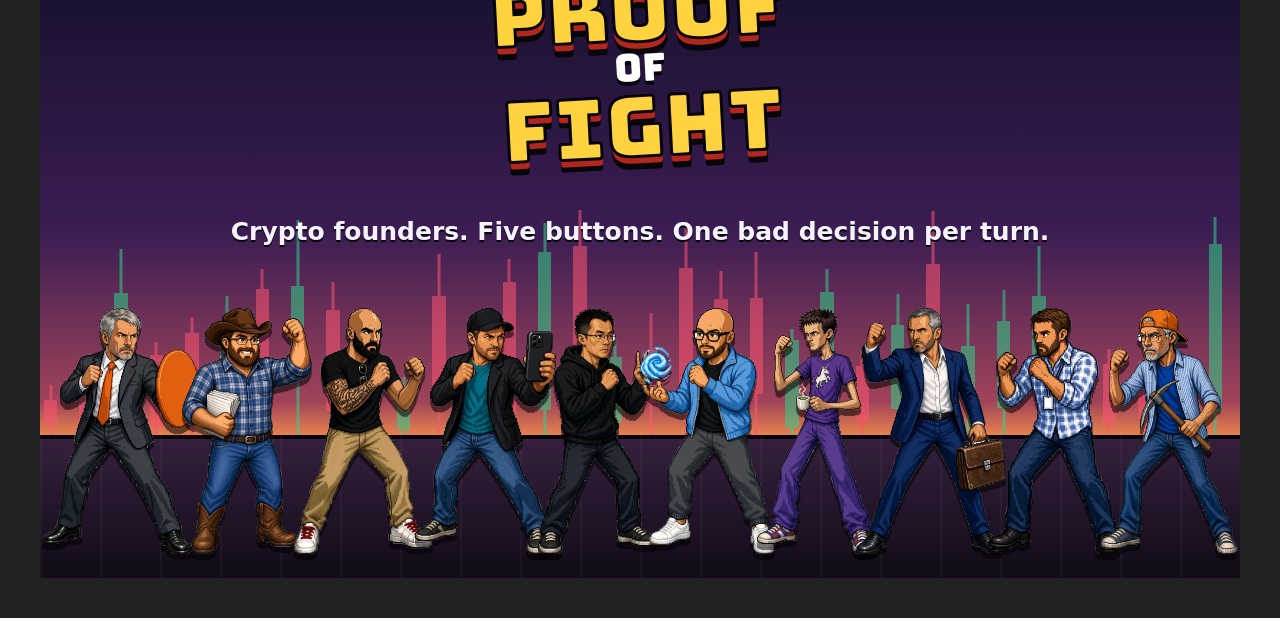
<file: docs/social/compose.html>
<!doctype html>
<meta charset="utf-8">
<title>Proof of Fight social images</title>
<!-- Header (1500x500), profile photo (800x800), clip end card (780x1688) and link preview (1200x630).
     Serve the repo root, open /docs/social/compose.html, and screenshot each .frame at its size. -->
<link rel="stylesheet" href="https://fonts.googleapis.com/css2?family=Bungee&display=swap">
<style>
:root {
  --bg: #0b0a12; --line: #07060b; --gold: #ffd23f; --ink: #f6f3ff; --muted: #c9c2dc;
  --display: 'Bungee', Impact, sans-serif; --body: system-ui, -apple-system, 'Segoe UI', Roboto, sans-serif;
}
body { margin: 0; background: #222; display: grid; gap: 40px; padding: 40px; justify-items: start; }
.frame { position: relative; overflow: hidden; background: var(--bg); }
.sky { position: absolute; inset: 0; background: linear-gradient(#150f2b 0%, #3a1d53 45%, #a0435a 72%, #f08a4b 78%); }
.skyline { position: absolute; left: 0; right: 0; bottom: 22%; height: 42%; opacity: .55; }
.candle { position: absolute; bottom: 0; }
.candle i { position: absolute; left: 50%; width: 3px; transform: translateX(-50%); background: currentColor; }
.candle b { position: absolute; left: 18%; right: 18%; background: currentColor; border-radius: 1px; }
.up { color: #2fd18a; } .down { color: #ff5470; }
.ground { position: absolute; left: 0; right: 0; bottom: 0; height: 22%;
  background: repeating-linear-gradient(90deg, #ffffff08 0 2px, transparent 2px 60px), linear-gradient(#35203c, #120b17);
  border-top: 4px solid #0006; }
.logo { position: absolute; margin: 0; font-family: var(--display); font-weight: 400; line-height: .95; display: flex; flex-direction: column;
  color: var(--gold); -webkit-text-stroke: 3px var(--line); text-shadow: 0 7px 0 #b3261e, 0 13px 0 var(--line); transform: rotate(-3deg); }
.logo .of { font-size: .45em; color: #fff; -webkit-text-stroke: 0; text-shadow: 0 4px 0 var(--line); }
.lineup { position: absolute; display: flex; align-items: flex-end; }
.lineup img { display: block; filter: drop-shadow(0 6px 0 #0008); }
.lineup img.flip { transform: scaleX(-1); }
.tag { position: absolute; font: 700 24px/1.25 var(--body); color: var(--ink); text-shadow: 0 2px 0 var(--line); }
.url { position: absolute; font: 400 22px var(--display); color: var(--gold); -webkit-text-stroke: 1px var(--line); letter-spacing: .02em; }
.stripes { position: absolute; inset: -30%; background: repeating-linear-gradient(-20deg, #2a1f45 0 46px, #16112a 46px 92px); }
.glow { position: absolute; inset: 0; background: radial-gradient(circle at 50% 52%, #ff5a3633 0, transparent 60%); }

/* X banner 1500x500: the avatar covers the bottom-left, so the logo sits top-left and the lineup starts past it. */
#banner { width: 1500px; height: 500px; }
#banner .logo { left: 42px; top: 34px; font-size: 76px; }
#banner .lineup { left: 356px; right: 10px; bottom: 26px; justify-content: space-between; }
#banner .lineup img { height: 236px; margin-inline: -10px; }
#banner .tag { left: 372px; top: 26px; font-size: 25px; }
#banner .url { right: 34px; top: 30px; }

/* Profile 800x800 (shown as a circle). */
#avatar { width: 800px; height: 800px; }
#avatar .logo { left: 50%; top: 50%; font-size: 138px; transform: translate(-50%, -54%) rotate(-3deg); align-items: center; }

/* Clip end card, the clip's own frame size (780x1688). */
#endcard { width: 780px; height: 1688px; }
#endcard .logo { left: 50%; top: 430px; font-size: 140px; transform: translateX(-50%) rotate(-3deg); align-items: center; }
#endcard .tag { left: 40px; right: 40px; top: 900px; text-align: center; font-size: 36px; }
#endcard .play { position: absolute; left: 0; right: 0; top: 1060px; text-align: center; font: 700 30px var(--body); color: var(--muted); }
#endcard .url { left: 0; right: 0; top: 1112px; text-align: center; font-size: 54px; -webkit-text-stroke: 2px var(--line); text-shadow: 0 4px 0 var(--line); }

/* Link preview 1200x630. */
#og { width: 1200px; height: 630px; }
#og .logo { left: 50%; top: 22px; font-size: 84px; transform: translateX(-50%) rotate(-3deg); align-items: center; }
#og .lineup { left: 14px; right: 14px; bottom: 24px; justify-content: space-between; }
#og .lineup img { height: 246px; margin-inline: -12px; }
#og .tag { left: 0; right: 0; top: 268px; text-align: center; font-size: 25px; }
</style>

<div class="frame" id="banner">
  <div class="sky"></div><div class="skyline"></div><div class="ground"></div>
  <h1 class="logo"><span>PROOF</span><span class="of">OF</span><span>FIGHT</span></h1>
  <div class="tag">Crypto founders. Five buttons. One bad decision per turn.</div>
  <div class="url">PROOFOFFIGHT.COM</div>
  <div class="lineup"></div>
</div>

<div class="frame" id="avatar">
  <div class="stripes"></div><div class="glow"></div>
  <h1 class="logo"><span>PROOF</span><span class="of">OF</span><span>FIGHT</span></h1>
</div>

<div class="frame" id="endcard">
  <div class="stripes"></div><div class="glow"></div>
  <h1 class="logo"><span>PROOF</span><span class="of">OF</span><span>FIGHT</span></h1>
  <div class="tag">Crypto founders. Five buttons. One bad decision per turn.</div>
  <div class="play">Play free in your browser</div>
  <div class="url">PROOFOFFIGHT.COM</div>
</div>

<div class="frame" id="og">
  <div class="sky"></div><div class="skyline"></div><div class="ground"></div>
  <h1 class="logo"><span>PROOF</span><span class="of">OF</span><span>FIGHT</span></h1>
  <div class="tag">Crypto founders. Five buttons. One bad decision per turn.</div>
  <div class="lineup"></div>
</div>

<script>
// Two teams facing off: the left half faces right, the right half is mirrored.
var TEAM = ['saylor', 'charles', 'mert', 'toly', 'cz', 'adeniyi', 'vitalik', 'garlinghouse', 'sergey', 'adam'];
document.querySelectorAll('.lineup').forEach(function (row) {
  row.innerHTML = TEAM.map(function (id, k) {
    return '<img src="../../art/' + id + '-body.webp" alt="" class="' + (k >= TEAM.length / 2 ? 'flip' : '') + '">';
  }).join('');
});
// Candlestick skyline, seeded so every render matches.
var s = 7; function rnd() { s = (s * 16807) % 2147483647; return s / 2147483647; }
document.querySelectorAll('.skyline').forEach(function (sk) {
  var html = '', n = 34;
  for (var i = 0; i < n; i++) {
    var h = 20 + rnd() * 70, body = 30 + rnd() * 50, up = rnd() > 0.45;
    html += '<div class="candle ' + (up ? 'up' : 'down') + '" style="left:' + (i * 100 / n) + '%;width:' + (100 / n * 0.6) + '%;height:' + h + '%">' +
      '<i style="top:0;bottom:0"></i><b style="top:' + (100 - body) / 2 + '%;bottom:' + (100 - body) / 2 + '%"></b></div>';
  }
  sk.innerHTML = html;
});
</script>
</file>
<file: css/arcade.css>
/* proofoffight.com: the arcade. One brand header, a "today" strip, then each game as its own cabinet in that game's own look.
   Each game lives in its own folder (fight/, ride/); this page only links to them. Single dark look: an arcade at night. */
:root {
  --bg: #0b0a12;
  --panel: #16131f;
  --panel-2: #201b2d;
  --ink: #f6f3ff;
  --muted: #a8a2bb;
  --line: #07060b;
  --gold: #ffd23f;
  --red: #b3261e;
  --purple: #6b3fd6;
  --btc: #f7931a;
  --up: #1ff2a0;
  --down: #ff3d71;
  --display: 'Bungee', Impact, 'Arial Black', system-ui, sans-serif;
  --body: system-ui, -apple-system, 'Segoe UI', Roboto, sans-serif;
  --grotesk: 'Space Grotesk', system-ui, sans-serif;
  --mono: 'JetBrains Mono', ui-monospace, Menlo, monospace;
  color-scheme: dark;
}
* { box-sizing: border-box; }
html { background: var(--bg); }
body {
  background: radial-gradient(ellipse at top, #1d1530 0%, var(--bg) 60%) fixed, var(--bg);
  color: var(--ink); font-family: var(--body); line-height: 1.45;
  padding-left: max(16px, env(safe-area-inset-left, 0px));
  padding-right: max(16px, env(safe-area-inset-right, 0px));
}
.wrap { max-width: 1040px; margin: 0 auto; padding-block: max(28px, env(safe-area-inset-top, 0px)) max(40px, env(safe-area-inset-bottom, 0px)); display: grid; gap: 28px; }

/* Marquee */
.marquee { display: flex; flex-wrap: wrap; align-items: center; justify-content: space-between; gap: 18px; }
.logo { margin: 0; font-family: var(--display); font-weight: 400; line-height: .95; font-size: clamp(38px, 8vw, 64px);
  color: var(--gold); -webkit-text-stroke: 2px var(--line); text-shadow: 0 5px 0 var(--red), 0 9px 0 var(--line);
  transform: rotate(-3deg); display: flex; gap: .25em; align-items: baseline; flex-wrap: wrap; }
.logo .of { font-size: .45em; color: #fff; -webkit-text-stroke: 0; text-shadow: 0 3px 0 var(--line); }
.brand-line { color: var(--muted); margin: 14px 0 0; max-width: 46ch; }
.play:focus-visible, .cab .screen:focus-visible { outline: 3px solid var(--gold); outline-offset: 2px; }

/* Today strip */
.today { display: grid; grid-template-columns: auto 1fr 1fr; gap: 10px; align-items: stretch;
  background: var(--panel); border: 2px solid var(--line); box-shadow: 0 0 0 1px #2c2540 inset; border-radius: 14px; padding: 10px; }
.today-head { font-family: var(--display); font-size: 14px; color: var(--gold); display: grid; align-content: center; padding: 0 10px; line-height: 1.1; }
.today-head small { display: block; font: 600 11px var(--mono); color: var(--muted); margin-top: 4px; letter-spacing: .02em; }
.daily { display: flex; align-items: center; gap: 10px; padding: 8px 12px; border-radius: 10px; background: var(--panel-2); min-width: 0; text-decoration: none; color: inherit; cursor: pointer; border: 0; text-align: left; font: inherit; }
.daily b { display: block; font-size: 14px; }
.daily span { font-size: 12px; color: var(--muted); }
.daily .dot { width: 10px; height: 10px; border-radius: 50%; flex: none; }

/* Cabinets */
/* Room for more games: as many 290px-plus cabinets per row as fit (three on a laptop, two on a tablet, one on a phone). */
.cabinets { display: grid; grid-template-columns: repeat(auto-fill, minmax(min(100%, 290px), 1fr)); gap: 18px; }
.cab { position: relative; border-radius: 18px; border: 3px solid var(--line); overflow: hidden; display: grid; grid-template-rows: auto 1fr; min-width: 0; }
.cab .screen { position: relative; aspect-ratio: 16 / 10; overflow: hidden; }
.cab .screen canvas { position: absolute; inset: 0; width: 100%; height: 100%; display: block; }
.cab .info { padding: 14px 16px 16px; display: flex; flex-direction: column; gap: 10px; }
.cab .info .row { margin-top: auto; padding-top: 6px; }
.cab h2 { height: 34px; display: flex; align-items: center; }
.cab .kicker { font: 700 11px var(--mono); letter-spacing: .08em; text-transform: uppercase; }
.cab p { margin: 0; color: var(--muted); font-size: 13.5px; }
.facts { display: flex; flex-wrap: wrap; gap: 6px; padding: 0; margin: 0; list-style: none; }
.facts li { font-size: 12px; padding: 4px 8px; border-radius: 6px; }
.row { display: flex; flex-direction: column; align-items: stretch; gap: 10px; margin-top: 4px; }
.best { font-size: 12px; color: var(--muted); }
.best b { color: var(--ink); }
.play { cursor: pointer; border: 2px solid var(--line); border-radius: 12px; width: 100%; height: 50px; padding: 0; font-size: 17px; display: inline-grid; place-items: center; }

/* Cabinet 1: the fighting game, in its own 16-bit arcade look */
.cab-fight { background: var(--panel); box-shadow: 0 0 0 1px #3a2b55 inset, 0 10px 0 var(--line); }
.cab-fight .screen { background: #120d1f; }
.cab-fight .kicker { color: var(--gold); }
.cab-fight h2 { margin: 0; font: 400 22px/1 var(--display); color: var(--gold); -webkit-text-stroke: 1px var(--line); text-shadow: 0 3px 0 var(--red); }
.cab-fight .facts li { background: var(--panel-2); color: var(--ink); }
.cab-fight .play { font-family: var(--display); font-size: 18px; background: linear-gradient(#ff5a4a, #c8402b); color: #fff; box-shadow: 0 4px 0 var(--line), 0 2px 0 rgba(255,255,255,.35) inset; }
.sprite { position: absolute; bottom: 9%; height: 74%; image-rendering: pixelated; filter: drop-shadow(0 6px 0 rgba(0,0,0,.45)); animation: bob 1.1s ease-in-out infinite; }
.sprite.l { left: 12%; }
.sprite.r { right: 12%; transform: scaleX(-1); animation-name: bobR; animation-delay: -.55s; }
@keyframes bob { 50% { translate: 0 3px; scale: 1 .985; } }
@keyframes bobR { 50% { translate: 0 3px; } }
.vs { position: absolute; left: 50%; top: 40%; translate: -50% -50%; font: 400 clamp(26px, 5vw, 42px) var(--display); color: var(--gold); -webkit-text-stroke: 2px var(--line); text-shadow: 0 4px 0 var(--red); }
.hud { position: absolute; top: 7%; left: 5%; right: 5%; display: grid; grid-template-columns: 1fr auto 1fr; gap: 8px; align-items: center; }
.hud .bar { height: 10px; border: 2px solid var(--line); background: #3a0f12; border-radius: 3px; overflow: hidden; }
.hud .bar i { display: block; height: 100%; background: var(--gold); }
.hud .bar.r i { margin-left: auto; }
.hud .t { font: 400 14px var(--display); color: #fff; }
.names { position: absolute; bottom: 3%; left: 6%; right: 6%; display: flex; justify-content: space-between; font: 400 12px var(--display); color: #fff; text-shadow: 0 2px 0 var(--line); }

/* Cabinet 2: Ride the Chart, in its own trading-terminal look */
.cab-ride { background: #0d0f14; box-shadow: 0 0 0 1px #2a2f3a inset, 0 10px 0 var(--line); font-family: var(--grotesk); }
.cab-ride .kicker { color: var(--btc); font-family: var(--mono); }
/* Ride the Chart logo, matching the game menu: heavy mono, CHART in the crash red, glowing and tipped */
.cab-ride h2 { margin: 0; font: 800 26px/1 var(--mono); letter-spacing: -.04em; color: #fff; gap: .28em; }
.cab-ride h2 .chart { color: var(--down); text-shadow: 0 0 18px rgba(255,61,113,.65); transform: translateY(.14em) rotate(4deg); display: inline-block; }
.cab-ride p { font-family: var(--grotesk); }
.cab-ride .facts li { background: #171b24; color: #dfe5ef; font-family: var(--mono); font-size: 11px; }
.cab-ride .play { font: 800 18px var(--mono); background: var(--btc); color: #1d0f00; box-shadow: 0 4px 0 var(--line); text-transform: uppercase; letter-spacing: .04em; }
.ticker { position: absolute; top: 10px; left: 12px; right: 12px; display: flex; justify-content: space-between; font: 500 11px var(--mono); color: #9aa6b8; pointer-events: none; }
.ticker b { color: #fff; font-weight: 800; }
.ticker .chg.up { color: var(--up); } .ticker .chg.down { color: var(--down); }

footer.site { display: grid; gap: 6px; text-align: center; color: var(--muted); font-size: 12px; padding-top: 4px; }
footer.site a { color: var(--ink); }

@media (max-width: 760px) {
  .today { grid-template-columns: 1fr; }
  .today-head { padding: 4px 6px; }
}
@media (prefers-reduced-motion: reduce) { .sprite { animation: none; } }

/* Cabinet 3: 51% Attack, in its own neon network look */
.cab-51 { --teal: #19e6b0; --vio: #9b5cff; --red51: #ff3d5a; background: #08070f; box-shadow: 0 0 0 1px #2b2346 inset, 0 10px 0 var(--line); font-family: var(--grotesk); }
.cab-51 .screen { background: #05040a; }
.cab-51 .kicker { color: var(--teal); font-family: var(--mono); }
.cab-51 h2 { margin: 0; gap: .3em; font: 700 30px/1 'Chakra Petch', 'Arial Narrow', system-ui, sans-serif; }
.cab-51 h2 .n51 { color: #fff; text-shadow: 0 0 18px rgba(155,92,255,.7); }
.cab-51 h2 .atk { color: var(--red51); font-size: .62em; letter-spacing: .14em; text-shadow: 0 0 14px rgba(255,61,90,.75); }
.cab-51 .facts li { background: #15122a; color: #dcd6f5; font-family: var(--mono); font-size: 11px; }
.cab-51 .play { font: 800 18px var(--mono); letter-spacing: .04em; background: var(--teal); color: #03140f; box-shadow: 0 4px 0 var(--line), 0 0 18px rgba(25,230,176,.25); }
.cab-lambo { --lp: #ff2e97; --lc: #2de2e6; background: #0d0221; box-shadow: 0 0 0 1px #3a1a66 inset, 0 10px 0 var(--line); font-family: var(--grotesk); }
.cab-lambo .screen { background: #0d0221; }
.cab-lambo .kicker { color: var(--lc); font-family: var(--mono); }
.cab-lambo h2 { margin: 0; gap: .22em; font: 400 29px/1 'Monoton', 'Arial Black', system-ui, sans-serif; white-space: nowrap; }
.cab-lambo h2 span { color: var(--lp); text-shadow: 0 0 14px rgba(255,46,151,.8); }
.cab-lambo h2 em { font-style: normal; color: var(--lc); text-shadow: 0 0 14px rgba(45,226,230,.8); }
.cab-lambo .facts li { background: #1d0b3d; color: #f6e7ff; font-family: var(--mono); font-size: 11px; }
.cab-lambo .play { font: 800 18px var(--mono); letter-spacing: .04em; background: #ffd319; color: #0d0221; box-shadow: 0 4px 0 var(--line), 0 0 18px rgba(255,211,25,.35); }

/* Cabinet: Doge Moon Crash, comic and loud */
.cab-doge { background: #0b0a24; box-shadow: 0 0 0 1px #2c2a66 inset, 0 10px 0 var(--line); font-family: 'Comic Neue', 'Comic Sans MS', cursive; }
.cab-doge .screen { background: #07061a; }
.cab-doge .dm-hud { position: absolute; left: 10px; right: 10px; top: 8px; display: flex; justify-content: space-between; font: 400 11px 'Bungee', sans-serif; color: #fff; text-shadow: 1px 1px 0 #000; pointer-events: none; }
.cab-doge .dm-hud b { color: #ffc93c; font-weight: 400; }
.cab-doge .kicker { color: #3dff9b; }
.cab-doge h2 { margin: 0; gap: .3em; font: 400 22px/1 'Bungee', 'Arial Black', system-ui, sans-serif; white-space: nowrap; transform: rotate(-1.5deg); }
.cab-doge h2 span { color: #ffc93c; text-shadow: 2px 2px 0 #000; }
.cab-doge h2 em { font-style: normal; color: #fff; text-shadow: 2px 2px 0 #000; }
.cab-doge p { font-weight: 700; }
.cab-doge .facts li { background: #1c1a47; color: #fff; font-weight: 700; }
.cab-doge .best { font-weight: 700; }
.cab-doge .play { font: 400 18px 'Bungee', sans-serif; background: #ffc93c; color: #1b1200; box-shadow: 0 4px 0 var(--line); }
/* Cabinet: Sui Swell, a sunset surf contest */
.cab-sui { background: #04163a; box-shadow: 0 0 0 1px #1c4a9c inset, 0 10px 0 var(--line); font-family: var(--grotesk); }
.cab-sui .screen { background: #0b3a9a; }
.cab-sui .sw-hud { position: absolute; left: 10px; right: 10px; top: 8px; display: flex; justify-content: space-between; font: 400 11px 'Bungee', sans-serif; color: #fff; text-shadow: 1px 1px 0 #1b0b4a; pointer-events: none; }
.cab-sui .sw-hud b { color: #ffe14a; font-weight: 400; }
.cab-sui .kicker { color: #7df3ff; font-family: var(--mono); }
.cab-sui h2 { margin: 0; gap: .22em; font: 400 30px/1.1 'Pacifico', 'Brush Script MT', cursive; white-space: nowrap; transform: rotate(-2deg); transform-origin: left center; }
.cab-sui h2 span { color: #fff35c; text-shadow: 2px 3px 0 #1b0b4a; }
.cab-sui h2 em { font-style: normal; color: #ff4fa3; text-shadow: 2px 3px 0 #1b0b4a; }
.cab-sui .facts li { background: #0d2f73; color: #e6f4ff; font-family: var(--mono); font-size: 11px; }
.cab-sui .play { font: 400 18px 'Bungee', sans-serif; background: #ffe14a; color: #3a1500; box-shadow: 0 4px 0 var(--line); }
.lam-hud { position: absolute; top: 10px; left: 12px; right: 12px; display: flex; justify-content: space-between; font: 500 10px var(--mono); color: #d9c8ff; letter-spacing: .08em; pointer-events: none; text-shadow: 0 1px 2px #000; }
.lam-hud b { color: #fff; font-weight: 800; }
.cons { position: absolute; top: 10px; left: 12px; right: 12px; display: flex; align-items: center; gap: 8px; font: 500 10px var(--mono); color: #9b93b8; letter-spacing: .06em; pointer-events: none; }
.cons-bar { position: relative; flex: 1; height: 6px; border-radius: 3px; background: rgba(25,230,176,.22); overflow: hidden; }
.cons-bar i { position: absolute; inset: 0 auto 0 0; width: 20%; background: #ff3d5a; box-shadow: 0 0 8px #ff3d5a; }
.cons-bar em { position: absolute; top: -2px; bottom: -2px; left: 51%; width: 2px; background: #fff; opacity: .7; }
.cons b { color: #fff; font-weight: 800; min-width: 3ch; text-align: right; }

/* Dust Bin: rejected game ideas, still playable. Faded, a little crooked, like something you threw out. */
.dustbin { display: grid; gap: 12px; padding: 16px; border-radius: 16px; border: 2px dashed #34304a; background: repeating-linear-gradient(-45deg, #0f0d17 0 10px, #121019 10px 20px); }
.bin-head { display: flex; align-items: baseline; justify-content: space-between; gap: 6px 14px; flex-wrap: wrap; }
.bin-head h3 { margin: 0; display: inline-flex; align-items: center; gap: 8px; font: 400 18px var(--display); color: #8f89a6; letter-spacing: .04em; }
.bin-ic { width: 20px; height: 20px; }
.bin-head span { font-size: 13px; color: var(--muted); }
.bin-grid { display: grid; grid-template-columns: repeat(auto-fill, minmax(min(100%, 290px), 1fr)); gap: 14px; }
.binned { display: grid; grid-template-columns: 128px 1fr; gap: 12px; align-items: center; padding: 10px 12px; border-radius: 12px; background: var(--panel); border: 1px solid #2c2540;
  text-decoration: none; color: inherit; transform: rotate(-1.2deg); filter: grayscale(.55) brightness(.9); transition: filter .2s, transform .2s; }
.binned:nth-child(even) { transform: rotate(1deg); }
.binned:hover, .binned:focus-visible { filter: none; transform: rotate(0); }
.binned:focus-visible { outline: 3px solid var(--gold); outline-offset: 2px; }
.bin-art { position: relative; height: 72px; border-radius: 8px; background: #1b1726; overflow: hidden; display: flex; justify-content: center; align-items: flex-end; }
.bin-art img { height: 88%; width: auto; image-rendering: pixelated; margin: 0 -2px; }
.bin-art img + img { transform: scaleX(-1); }
.bin-rap { height: 84px; background: radial-gradient(ellipse at 30% 40%, #2a2240 0%, #120f1c 70%); }
.bin-rap img { position: absolute; inset: auto 0 0 0; width: 100%; height: auto; margin: 0; }
.bin-shot { height: 84px; }
.bin-shot img { position: absolute; inset: 0; width: 100%; height: 100%; object-fit: cover; margin: 0; image-rendering: auto; }
.bin-pop { position: absolute; left: 50%; top: 22%; transform: translateX(-28%) rotate(-4deg); font: 400 15px var(--display); font-style: normal; color: #ff4d4d; -webkit-text-stroke: 1px var(--line); text-shadow: 0 2px 0 var(--line); white-space: nowrap; }
.bin-txt b { display: block; font-size: 15px; }
.bin-txt span { display: block; font-size: 12px; color: var(--muted); margin-top: 2px; }
.bin-txt em { display: block; margin-top: 6px; font: 700 10px var(--mono); letter-spacing: .06em; text-transform: uppercase; color: #ff6b6b; font-style: normal; }
@media (prefers-reduced-motion: reduce) { .binned { transition: none; } }

/* Real-page additions */
a { color: inherit; }
.marquee { display: grid; gap: 0; }
.cab .screen { display: block; text-decoration: none; }
.play { text-decoration: none; }
.daily > span { min-width: 0; }
.daily:hover, .daily:focus-visible { background: #2a2340; }
.daily:focus-visible { outline: 3px solid var(--gold); outline-offset: 2px; }
.dot-fight { background: var(--gold); }
.dot-ride { background: var(--down); }
.cab:hover .play { filter: brightness(1.08); }
.play:active { translate: 0 2px; }
.more { margin: 0; text-align: center; color: var(--muted); font-size: 13px; }
.more a { color: var(--ink); }
</file>
<file: css/boombox.css>
/* The hub's boombox (js/boombox.js): an 80s graphite boombox with piano keys on top, two speakers, an LCD and a cassette
   in the middle, and a tuner dial for the five stations. --st is the station's colour, --kick the bass level (0..1). */
.bbx { --st: #ffd23f; --st-ink: #2a1d00; --kick: 0; display: grid; gap: 14px; }
.bb-head { display: flex; align-items: baseline; justify-content: space-between; gap: 6px 14px; flex-wrap: wrap; }
.bb-head h3 { margin: 0; display: inline-flex; align-items: center; gap: 8px; font: 400 22px var(--display); color: var(--gold); -webkit-text-stroke: 1px var(--line); text-shadow: 0 3px 0 var(--red); letter-spacing: .03em; }
.bb-head h3 svg { width: 24px; height: 24px; color: var(--gold); filter: drop-shadow(0 2px 0 var(--red)); }
.bb-head > span { font-size: 13px; color: var(--muted); }

.boombox { position: relative; margin-top: 26px; padding: 12px 14px 14px; border-radius: 22px; border: 3px solid var(--line);
  background: linear-gradient(180deg, #4a4a55 0%, #33333d 9%, #26262e 60%, #1c1c23 100%);
  box-shadow: 0 0 0 1px #6a6a78 inset, 0 2px 0 rgba(255,255,255,.18) inset, 0 10px 0 var(--line), 0 0 calc(10px + 40px * var(--kick)) color-mix(in srgb, var(--st) calc(45% * var(--kick)), transparent);
  display: grid; gap: 12px; }
/* the radio dial sits on top, the transport keys under the tape */
/* the carry handle: a chrome bar on two posts */
.boombox { isolation: isolate; }
.bb-handle { position: absolute; z-index: -1; left: 20%; right: 20%; top: -26px; height: 40px; border: 9px solid #9c9da8; border-bottom: 0; border-radius: 18px 18px 0 0; pointer-events: none;
  box-shadow: 0 0 0 3px var(--line), 0 0 0 3px var(--line) inset, 0 2px 0 4px rgba(255,255,255,.12) inset; }

.bb-ctl { display: flex; align-items: center; justify-content: center; gap: 10px 18px; flex-wrap: wrap; padding-bottom: 6px; }
.bb-keys { display: flex; gap: 6px; }
.bb-keys button, .bb-mini button { cursor: pointer; display: grid; place-items: center; border: 2px solid var(--line); color: #22222a; font: inherit; }
.bb-keys button { width: 52px; height: 40px; border-radius: 6px 6px 9px 9px; background: linear-gradient(180deg, #f2f2f6, #b8b9c3); box-shadow: 0 5px 0 #5c5d68, 0 6px 0 var(--line); transition: transform .06s, box-shadow .06s; }
.bb-keys button:active { transform: translateY(4px); box-shadow: 0 1px 0 #5c5d68, 0 2px 0 var(--line); }
.bb-keys svg { width: 20px; height: 20px; fill: currentColor; }
.bb-keys .bb-key-play { width: 64px; background: linear-gradient(180deg, #ff6b5a, #c8402b); color: #fff; box-shadow: 0 5px 0 #6e1d14, 0 6px 0 var(--line); }
.bb-keys .bb-key-play:active { box-shadow: 0 1px 0 #6e1d14, 0 2px 0 var(--line); }
.bb-keys #bb-shuf[aria-pressed="true"] { background: linear-gradient(180deg, color-mix(in srgb, var(--st) 70%, #fff), var(--st)); color: var(--st-ink); transform: translateY(3px); box-shadow: 0 2px 0 #5c5d68, 0 3px 0 var(--line); }
.bb-keys button:focus-visible, .bb-dial button:focus-visible, .bb-list button:focus-visible, .bb-mini button:focus-visible { outline: 3px solid var(--gold); outline-offset: 2px; }

.bb-vol { display: flex; align-items: center; gap: 8px; font: 800 11px var(--mono); color: #c9cad3; letter-spacing: .1em; }
.bb-vol input { width: 130px; accent-color: var(--st); }

.bb-face { display: grid; grid-template-columns: minmax(0, 1fr) minmax(0, 1.55fr) minmax(0, 1fr); gap: 14px; align-items: center; }
.bb-spk { width: 100%; aspect-ratio: 1; display: block; }
.bb-mid { display: grid; gap: 10px; min-width: 0; }
.bb-lcd { position: relative; border-radius: 10px; border: 2px solid var(--line); padding: 8px 10px 8px; min-width: 0;
  background: linear-gradient(180deg, #0c1a14, #07120d); box-shadow: 0 0 0 2px #45454f, 0 0 18px rgba(125,255,176,.08) inset;
  font-family: var(--mono); color: #7dffb0; text-shadow: 0 0 6px rgba(125,255,176,.45); display: grid; gap: 2px; }
.bb-lcd-top { display: flex; justify-content: space-between; gap: 8px; font-size: 11px; font-weight: 800; letter-spacing: .06em; }
.bb-lcd-top span:first-child { color: var(--st); text-shadow: 0 0 6px color-mix(in srgb, var(--st) 60%, transparent); }
.bb-title { font: 800 17px/1.2 var(--mono); white-space: nowrap; overflow: hidden; text-overflow: ellipsis; color: #e8fff1; }
.bb-from { font-size: 12px; color: #7dffb0; text-decoration: none; white-space: nowrap; overflow: hidden; text-overflow: ellipsis; }
.bb-from[href]:hover b, .bb-from[href]:focus-visible b { text-decoration: underline; }
.bb-from b { color: #e8fff1; }
.bb-seek { position: relative; height: 6px; margin: 4px 0 2px; border-radius: 3px; background: rgba(125,255,176,.14); cursor: pointer; }
.bb-seek::before { content: ''; position: absolute; inset: -8px 0; }   /* a bigger target for fingers */
.bb-seek i { position: absolute; inset: 0 auto 0 0; width: 0; border-radius: 3px; background: #7dffb0; box-shadow: 0 0 6px rgba(125,255,176,.6); }
#bb-eq { width: 100%; height: 34px; display: block; }
.bb-tape { width: 100%; aspect-ratio: 1.75; display: block; border-radius: 10px; border: 2px solid var(--line);
  background: linear-gradient(180deg, #0b0b10, #15151b); box-shadow: 0 0 0 2px #45454f, 0 6px 14px rgba(0,0,0,.5) inset; }

/* The tuner: frequencies on a backlit strip, a red needle over the station that's on */
.bb-tuner { position: relative; border-radius: 10px; border: 2px solid var(--line); background: linear-gradient(180deg, #1a1712, #0f0d0a); box-shadow: 0 0 0 2px #45454f; padding: 6px; overflow: hidden; }
.bb-tuner::before { content: ''; position: absolute; left: 10px; right: 10px; top: 4px; height: 6px; pointer-events: none;
  background: repeating-linear-gradient(90deg, rgba(255,214,140,.5) 0 1px, transparent 1px 10px); }
.bb-dial { position: relative; display: grid; grid-template-columns: repeat(5, minmax(0, 1fr)); gap: 4px; }
.bb-dial button { cursor: pointer; border: 0; background: transparent; color: #c7b48a; padding: 10px 2px 6px; border-radius: 7px; font: inherit; display: grid; gap: 1px; justify-items: center; min-width: 0; }
.bb-dial button b { font: 800 15px var(--mono); color: #ffe2a8; text-shadow: 0 0 8px rgba(255,180,80,.35); }
.bb-dial button span { font: 400 12px var(--display); letter-spacing: .04em; color: var(--c); white-space: nowrap; }
.bb-dial button small { font: 600 10px var(--mono); color: #8d7e60; }
.bb-dial button:hover { background: rgba(255,214,140,.06); }
.bb-dial button[aria-checked="true"] { background: color-mix(in srgb, var(--c) 14%, transparent); box-shadow: 0 0 0 1px color-mix(in srgb, var(--c) 55%, transparent) inset; }
.bb-needle { position: absolute; top: 0; height: 14px; width: 3px; margin-left: -1.5px; left: 50%; background: #ff3b2f; box-shadow: 0 0 8px #ff3b2f; border-radius: 0 0 2px 2px; pointer-events: none; transition: left .35s cubic-bezier(.3, 1.4, .6, 1); }

/* The song list for the station on the dial */
.bb-songs { border-radius: 14px; background: var(--panel); border: 2px solid var(--line); box-shadow: 0 0 0 1px #2c2540 inset; padding: 12px; display: grid; gap: 8px; }
.bb-list-h { font-size: 13px; color: var(--muted); padding: 0 4px; }
.bb-list-h b { color: var(--st); font-family: var(--mono); }
.bb-list { list-style: none; margin: 0; padding: 0; display: grid; grid-template-columns: repeat(auto-fill, minmax(min(100%, 300px), 1fr)); gap: 4px 14px; }
.bb-list li { display: flex; align-items: center; gap: 8px; border-radius: 8px; padding-right: 8px; min-width: 0; }
.bb-list li.on { background: color-mix(in srgb, var(--st) 12%, transparent); }
.bb-list button { flex: 1; min-width: 0; display: flex; align-items: center; gap: 10px; text-align: left; cursor: pointer; border: 0; background: transparent; color: var(--ink); font: inherit; padding: 8px 6px; border-radius: 8px; }
.bb-list button:hover .t { color: var(--st); }
.bb-list .n { width: 18px; flex: none; text-align: center; font: 700 12px var(--mono); color: var(--muted); }
.bb-list .t { flex: 1; min-width: 0; font-size: 14px; white-space: nowrap; overflow: hidden; text-overflow: ellipsis; }
.bb-list li.on .t { color: var(--st); font-weight: 700; }
.bb-list .d { font: 500 12px var(--mono); color: var(--muted); }
.bb-list li a, .bb-list li em { flex: none; font-size: 11px; color: var(--muted); max-width: 42%; white-space: nowrap; overflow: hidden; text-overflow: ellipsis; font-style: normal; }
.bb-list li a:hover { color: var(--ink); }
.bars { display: inline-flex; align-items: flex-end; gap: 2px; height: 12px; }
.bars i { width: 3px; background: var(--st); animation: bb-bar .8s ease-in-out infinite; height: 40%; }
.bars i:nth-child(2) { animation-delay: -.3s; } .bars i:nth-child(3) { animation-delay: -.55s; }
.bbx:not(.is-playing) .bars i { animation: none; height: 35%; }
@keyframes bb-bar { 50% { height: 100%; } }

/* Mini player, pinned to the bottom while music plays and the boombox is off screen */
.bb-mini { position: fixed; z-index: 20; left: 50%; transform: translateX(-50%); bottom: max(12px, env(safe-area-inset-bottom, 0px));
  width: min(440px, calc(100% - 24px)); display: flex; align-items: center; gap: 8px; padding: 8px; border-radius: 14px;
  background: #1c1c23; border: 2px solid var(--line); box-shadow: 0 0 0 1px #4a4a55 inset, 0 8px 24px rgba(0,0,0,.55); }
.bb-mini[hidden] { display: none; }
.bb-mini .bb-mini-up { flex: 1; min-width: 0; display: grid; justify-items: start; text-align: left; cursor: pointer; background: transparent; border: 0; color: var(--ink); padding: 2px 6px; }
.bb-mini .bb-mini-up span { font: 800 14px var(--mono); white-space: nowrap; overflow: hidden; text-overflow: ellipsis; }
.bb-mini .bb-mini-up small { font-size: 11px; color: var(--muted); white-space: nowrap; overflow: hidden; text-overflow: ellipsis; }
.bb-mini button:not(.bb-mini-up) { width: 44px; height: 40px; flex: none; border-radius: 9px; background: linear-gradient(180deg, #f2f2f6, #b8b9c3); }
.bb-mini #bb-mini-play { background: linear-gradient(180deg, #ff6b5a, #c8402b); color: #fff; }
.bb-mini svg { width: 18px; height: 18px; fill: currentColor; }

@media (max-width: 640px) {
  .boombox { padding: 10px 10px 12px; }
  /* phones: no speakers, the cassette and LCD get the width (the box still glows with the bass) */
  .bb-face { grid-template-columns: 1fr; }
  .bb-spk { display: none; }
  .bb-keys button { width: 48px; } .bb-keys .bb-key-play { width: 60px; }
  .bb-vol input { width: 160px; }
  .bb-dial button { padding: 10px 0 6px; }
  .bb-dial button b { font-size: 12px; }
  .bb-dial button span { font-size: 10px; }
  .bb-handle { left: 24%; right: 24%; }
}
@media (prefers-reduced-motion: reduce) { .bars i { animation: none; } .bb-needle, .bb-keys button { transition: none; } }

/* The music-note shortcut: a small plain icon in the page's top-right corner. Jumps down to the boombox, glows gold while music plays. */
.bb-jump { position: absolute; z-index: 5; top: max(10px, env(safe-area-inset-top, 0px)); right: max(12px, env(safe-area-inset-right, 0px)); width: 32px; height: 32px; border-radius: 8px;
  display: grid; place-items: center; color: var(--muted); text-decoration: none; }
.bb-jump svg { width: 18px; height: 18px; fill: none; stroke: currentColor; stroke-width: 2.2; stroke-linecap: round; stroke-linejoin: round; }
.bb-jump svg circle { fill: currentColor; }
.bb-jump:hover { color: var(--ink); background: rgba(255,255,255,.06); }
.bb-jump:focus-visible { outline: 2px solid var(--gold); outline-offset: 2px; }
.bb-jump.is-playing { color: var(--gold); animation: bb-jump 1s ease-in-out infinite; }
@keyframes bb-jump { 50% { opacity: .55; } }
@media (prefers-reduced-motion: reduce) { .bb-jump.is-playing { animation: none; } }
</file>
